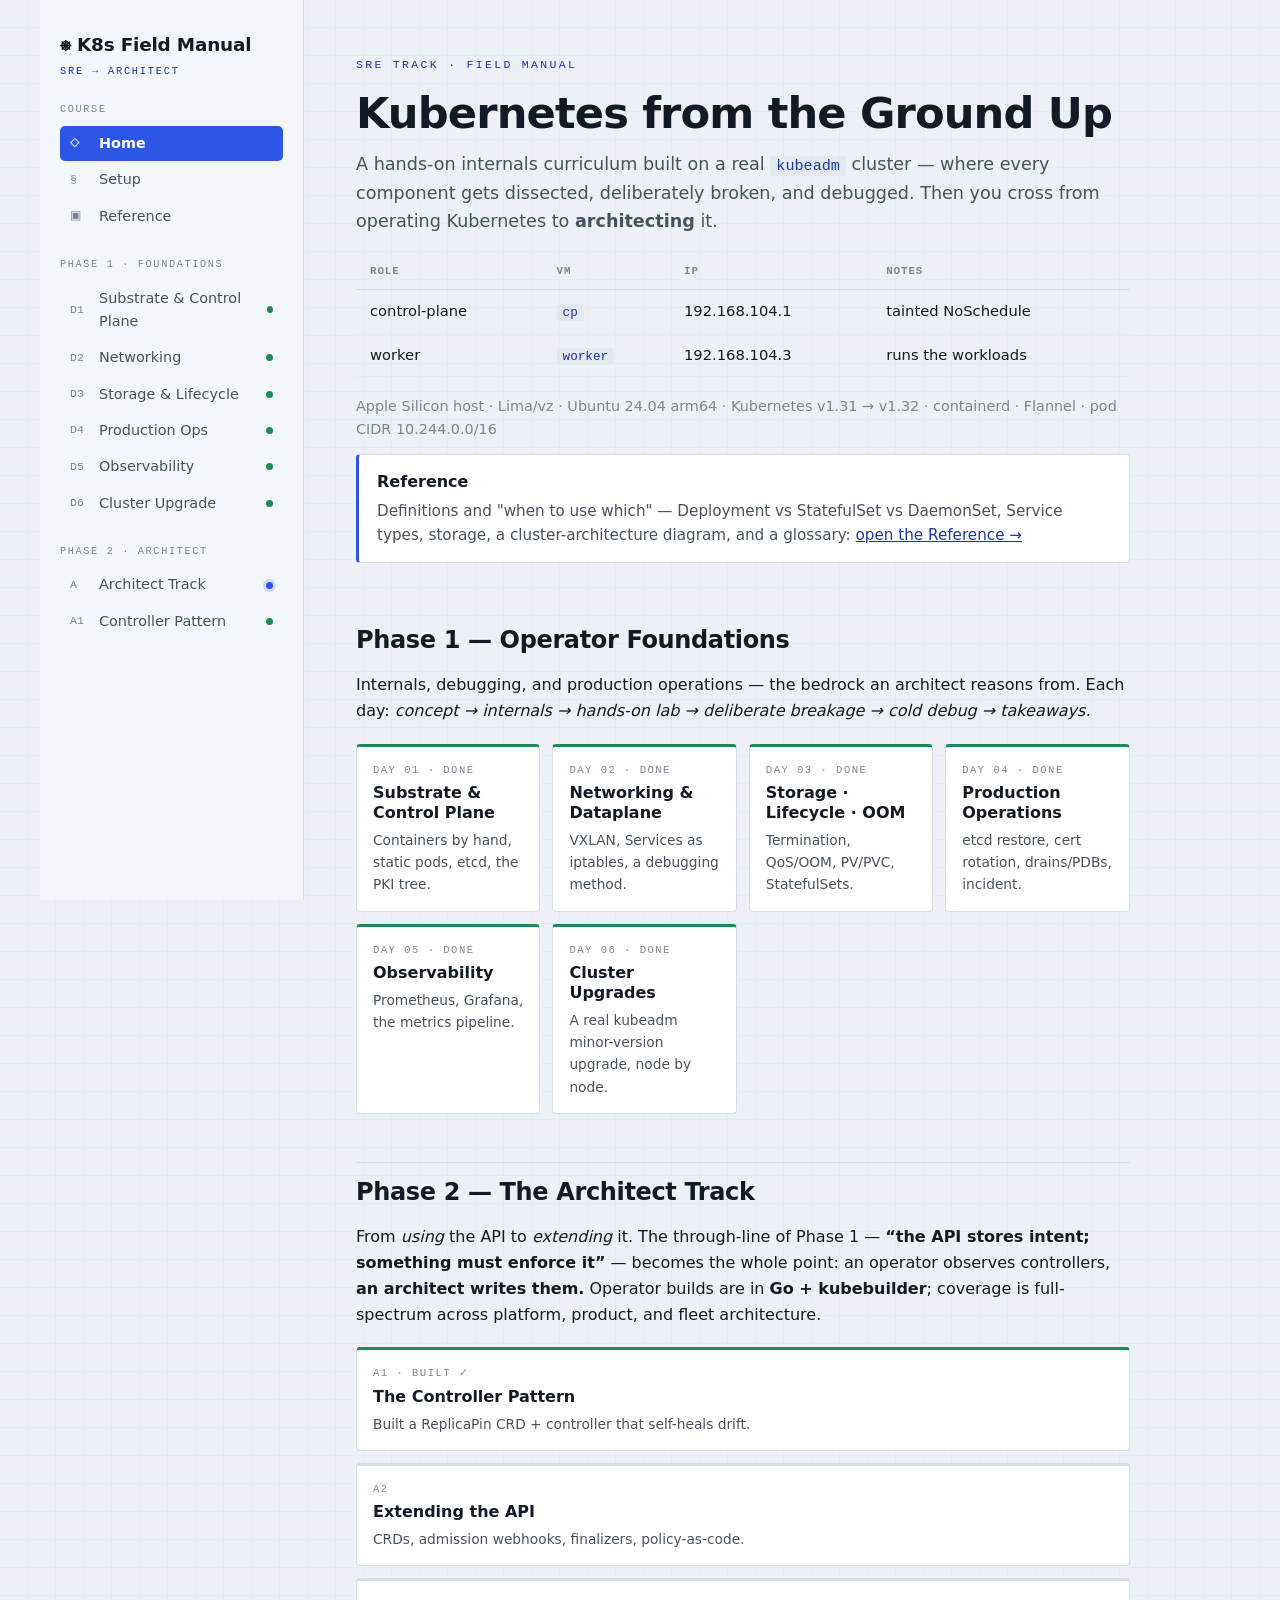
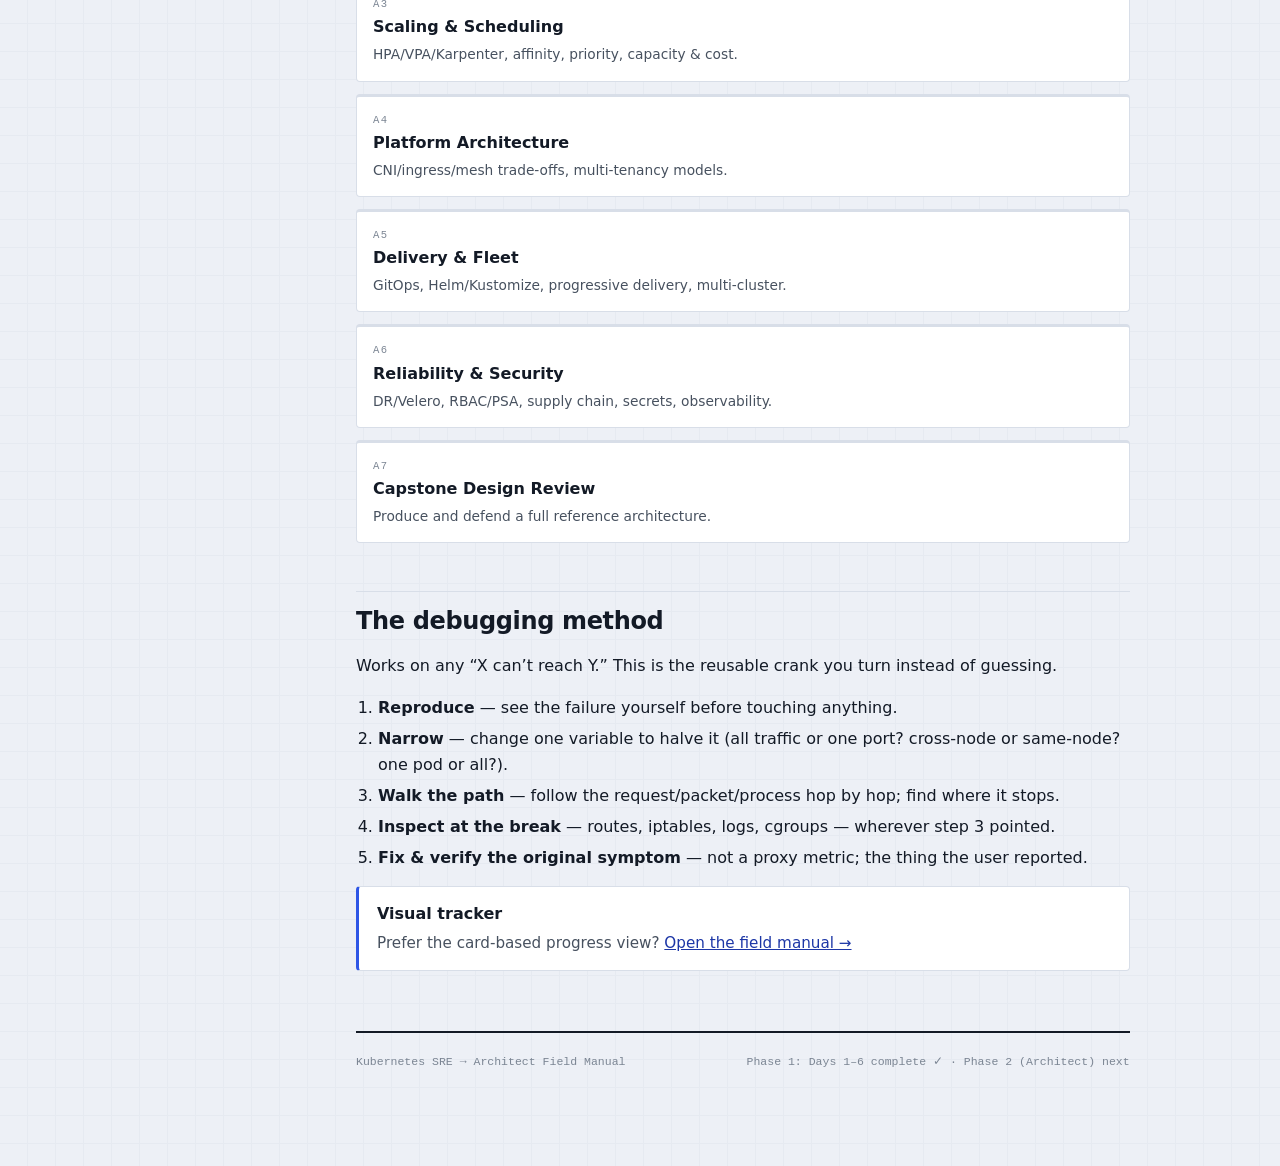
<file: docs/index.html>
<!DOCTYPE html>
<html lang="en">
<head>
<meta charset="utf-8">
<meta name="viewport" content="width=device-width, initial-scale=1">
<title>Kubernetes from the Ground Up — SRE → Architect Field Manual</title>
<link rel="stylesheet" href="style.css">
</head>
<body>
<div class="shell">
  <nav class="side">
    <a class="brand" href="index.html">
      <div class="logo">⎈ K8s Field Manual</div>
      <div class="sub">SRE → Architect</div>
    </a>
    <div class="links">
      <div class="navgroup">Course</div>
      <a class="item active" href="index.html"><span class="n">◇</span> Home</a>
      <a class="item" href="setup.html"><span class="n">§</span> Setup</a>
      <a class="item" href="reference.html"><span class="n">▣</span> Reference</a>
      <div class="navgroup">Phase 1 · Foundations</div>
      <a class="item" href="day1.html"><span class="n">D1</span> Substrate &amp; Control Plane <span class="st done"></span></a>
      <a class="item" href="day2.html"><span class="n">D2</span> Networking <span class="st done"></span></a>
      <a class="item" href="day3.html"><span class="n">D3</span> Storage &amp; Lifecycle <span class="st done"></span></a>
      <a class="item" href="day4.html"><span class="n">D4</span> Production Ops <span class="st done"></span></a>
      <a class="item" href="day5.html"><span class="n">D5</span> Observability <span class="st done"></span></a>
      <a class="item" href="day6.html"><span class="n">D6</span> Cluster Upgrade <span class="st done"></span></a>
      <div class="navgroup">Phase 2 · Architect</div>
      <a class="item" href="architect.html"><span class="n">A</span> Architect Track <span class="st next"></span></a>
      <a class="item" href="a1.html"><span class="n">A1</span> Controller Pattern <span class="st done"></span></a>
    </div>
  </nav>
  <main>
    <div class="content">
      <p class="eyebrow">SRE Track · Field Manual</p>
      <h1>Kubernetes from the Ground Up</h1>
      <p class="lede">A hands-on internals curriculum built on a real <code class="inl">kubeadm</code> cluster — where every component gets dissected, deliberately broken, and debugged. Then you cross from operating Kubernetes to <strong>architecting</strong> it.</p>

      <div class="twrap">
        <table>
          <thead><tr><th>Role</th><th>VM</th><th>IP</th><th>Notes</th></tr></thead>
          <tbody>
            <tr><td>control-plane</td><td><code class="inl">cp</code></td><td>192.168.104.1</td><td>tainted NoSchedule</td></tr>
            <tr><td>worker</td><td><code class="inl">worker</code></td><td>192.168.104.3</td><td>runs the workloads</td></tr>
          </tbody>
        </table>
      </div>
      <p style="color:var(--ink-3);font-size:0.9rem;">Apple Silicon host · Lima/vz · Ubuntu 24.04 arm64 · Kubernetes v1.31 → v1.32 · containerd · Flannel · pod CIDR 10.244.0.0/16</p>

      <div class="card"><b>Reference</b><p>Definitions and "when to use which" — Deployment vs StatefulSet vs DaemonSet, Service types, storage, a cluster-architecture diagram, and a glossary: <a href="reference.html">open the Reference →</a></p></div>

      <h2>Phase 1 — Operator Foundations</h2>
      <p>Internals, debugging, and production operations — the bedrock an architect reasons from. Each day: <em>concept → internals → hands-on lab → deliberate breakage → cold debug → takeaways.</em></p>
      <div class="rail c4">
        <a class="rcard done" href="day1.html"><div class="k">Day 01 · done</div><div class="t">Substrate &amp; Control Plane</div><div class="d">Containers by hand, static pods, etcd, the PKI tree.</div></a>
        <a class="rcard done" href="day2.html"><div class="k">Day 02 · done</div><div class="t">Networking &amp; Dataplane</div><div class="d">VXLAN, Services as iptables, a debugging method.</div></a>
        <a class="rcard done" href="day3.html"><div class="k">Day 03 · done</div><div class="t">Storage · Lifecycle · OOM</div><div class="d">Termination, QoS/OOM, PV/PVC, StatefulSets.</div></a>
        <a class="rcard done" href="day4.html"><div class="k">Day 04 · done</div><div class="t">Production Operations</div><div class="d">etcd restore, cert rotation, drains/PDBs, incident.</div></a>
        <a class="rcard done" href="day5.html"><div class="k">Day 05 · done</div><div class="t">Observability</div><div class="d">Prometheus, Grafana, the metrics pipeline.</div></a>
        <a class="rcard done" href="day6.html"><div class="k">Day 06 · done</div><div class="t">Cluster Upgrades</div><div class="d">A real kubeadm minor-version upgrade, node by node.</div></a>
      </div>

      <h2>Phase 2 — The Architect Track</h2>
      <p>From <em>using</em> the API to <em>extending</em> it. The through-line of Phase 1 — <strong>“the API stores intent; something must enforce it”</strong> — becomes the whole point: an operator observes controllers, <strong>an architect writes them.</strong> Operator builds are in <strong>Go + kubebuilder</strong>; coverage is full-spectrum across platform, product, and fleet architecture.</p>
      <div class="rail">
        <a class="rcard done" href="a1.html"><div class="k">A1 · built ✓</div><div class="t">The Controller Pattern</div><div class="d">Built a ReplicaPin CRD + controller that self-heals drift.</div></a>
        <a class="rcard" href="architect.html#a2"><div class="k">A2</div><div class="t">Extending the API</div><div class="d">CRDs, admission webhooks, finalizers, policy-as-code.</div></a>
        <a class="rcard" href="architect.html#a3"><div class="k">A3</div><div class="t">Scaling &amp; Scheduling</div><div class="d">HPA/VPA/Karpenter, affinity, priority, capacity &amp; cost.</div></a>
        <a class="rcard" href="architect.html#a4"><div class="k">A4</div><div class="t">Platform Architecture</div><div class="d">CNI/ingress/mesh trade-offs, multi-tenancy models.</div></a>
        <a class="rcard" href="architect.html#a5"><div class="k">A5</div><div class="t">Delivery &amp; Fleet</div><div class="d">GitOps, Helm/Kustomize, progressive delivery, multi-cluster.</div></a>
        <a class="rcard" href="architect.html#a6"><div class="k">A6</div><div class="t">Reliability &amp; Security</div><div class="d">DR/Velero, RBAC/PSA, supply chain, secrets, observability.</div></a>
        <a class="rcard" href="architect.html#a7"><div class="k">A7</div><div class="t">Capstone Design Review</div><div class="d">Produce and defend a full reference architecture.</div></a>
      </div>

      <h2>The debugging method</h2>
      <p>Works on any “X can’t reach Y.” This is the reusable crank you turn instead of guessing.</p>
      <ol>
        <li><strong>Reproduce</strong> — see the failure yourself before touching anything.</li>
        <li><strong>Narrow</strong> — change one variable to halve it (all traffic or one port? cross-node or same-node? one pod or all?).</li>
        <li><strong>Walk the path</strong> — follow the request/packet/process hop by hop; find where it stops.</li>
        <li><strong>Inspect at the break</strong> — routes, iptables, logs, cgroups — wherever step 3 pointed.</li>
        <li><strong>Fix &amp; verify the original symptom</strong> — not a proxy metric; the thing the user reported.</li>
      </ol>

      <div class="card"><b>Visual tracker</b><p>Prefer the card-based progress view? <a href="field-manual.html">Open the field manual →</a></p></div>

      <div class="footer"><span>Kubernetes SRE → Architect Field Manual</span><span>Phase 1: Days 1–6 complete ✓ · Phase 2 (Architect) next</span></div>
    </div>
  </main>
</div>
</body>
</html>
</file>
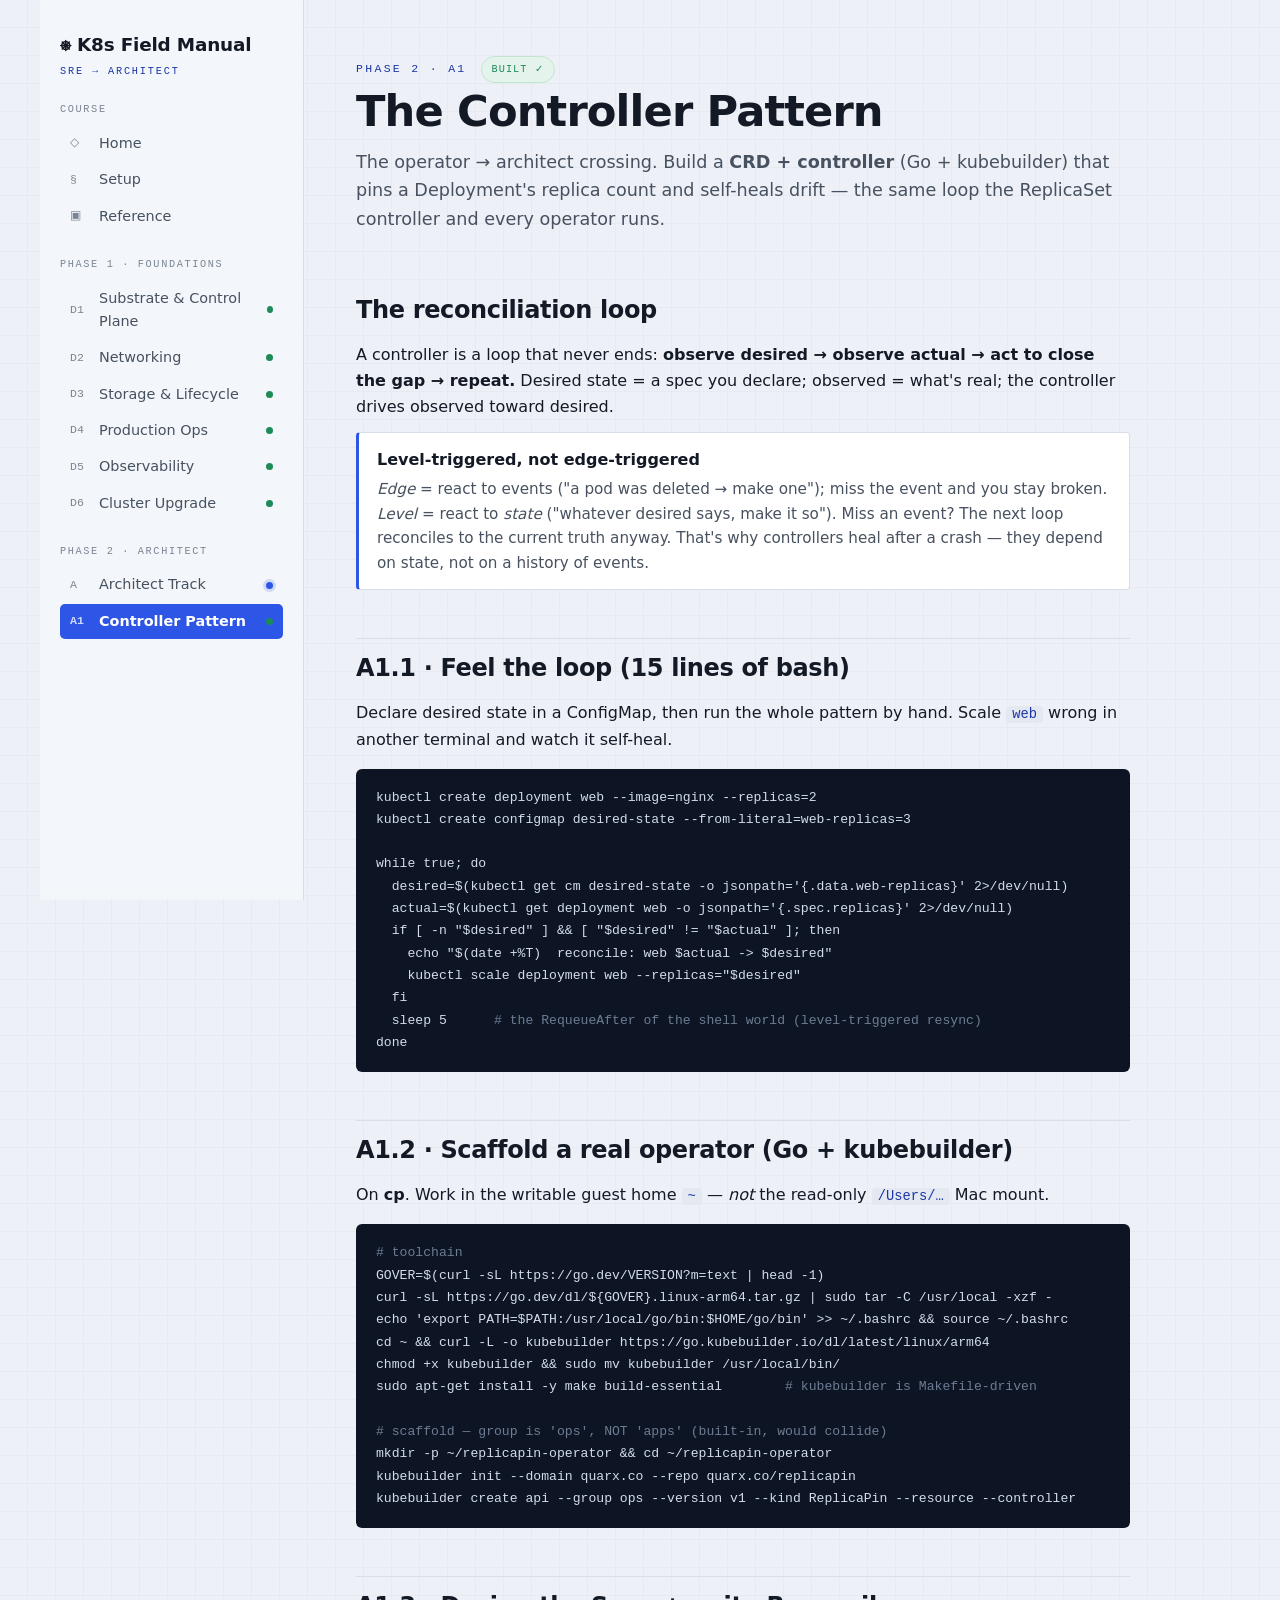
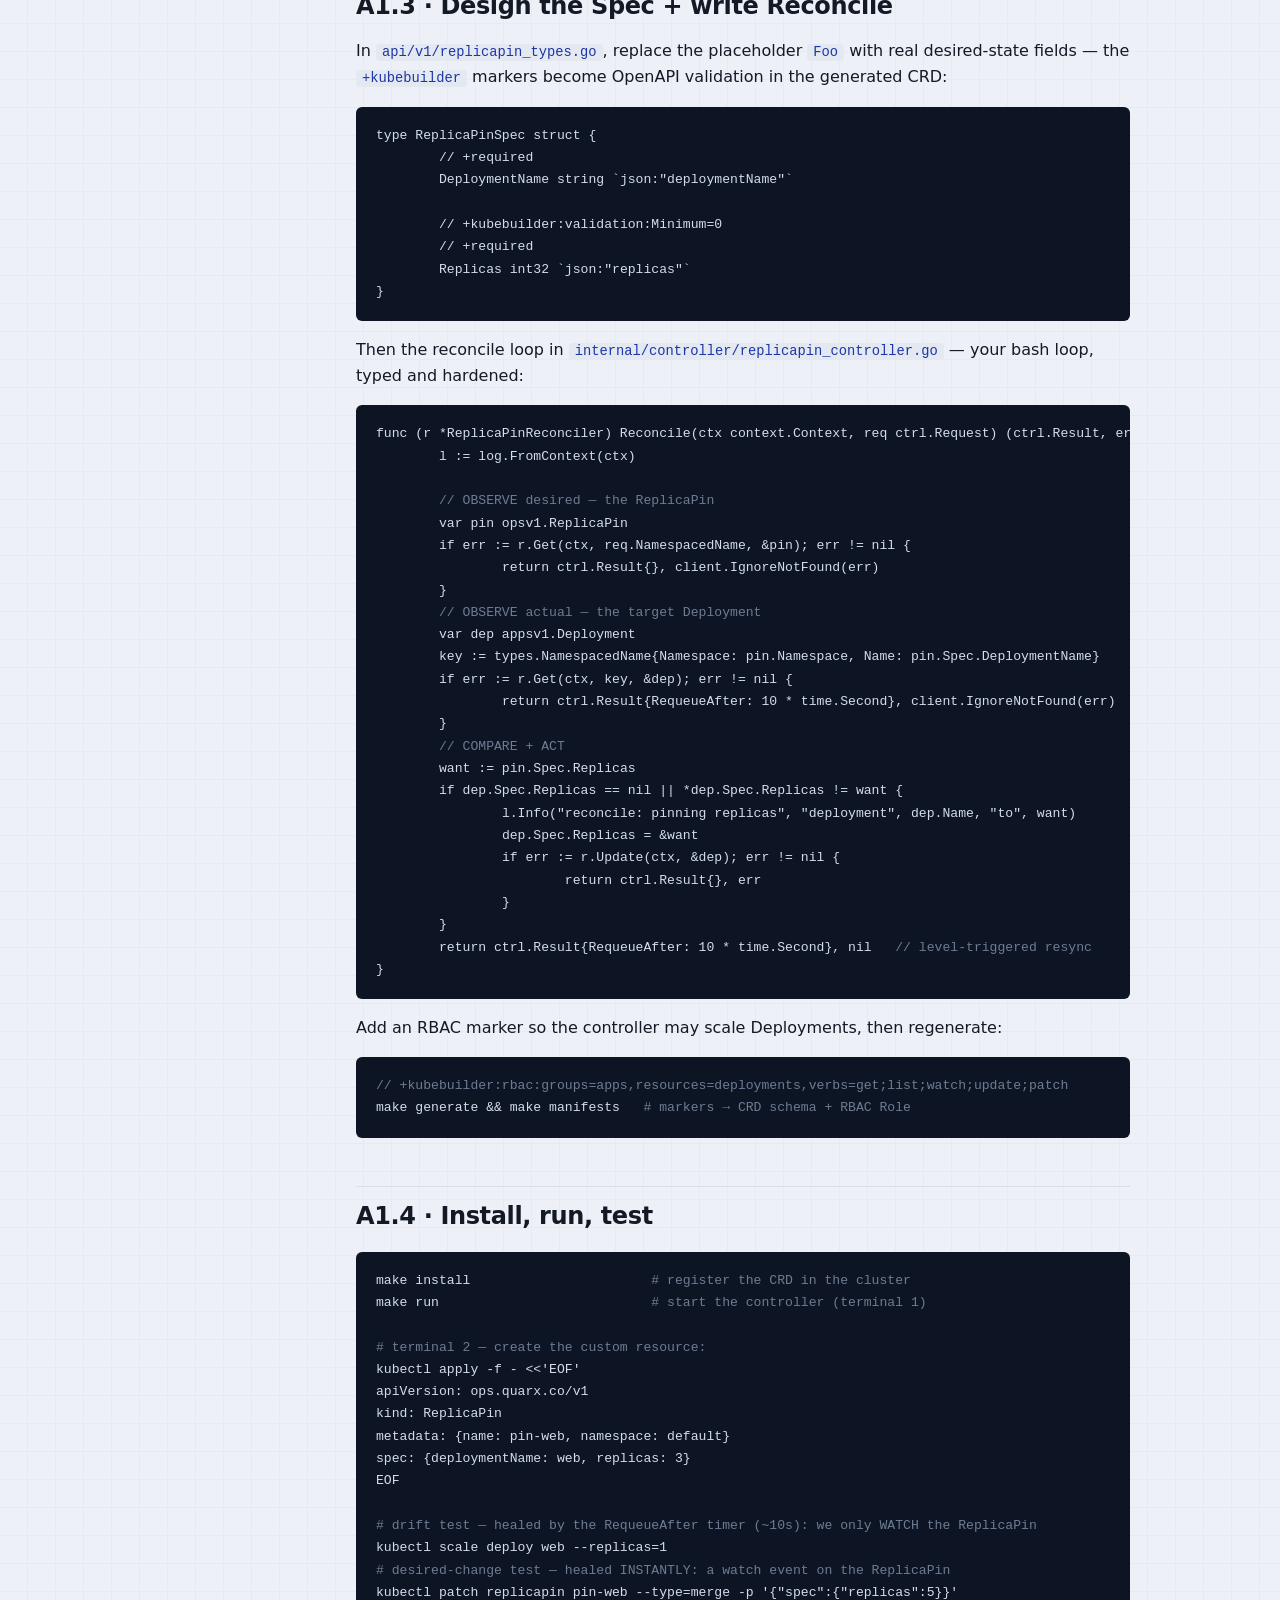
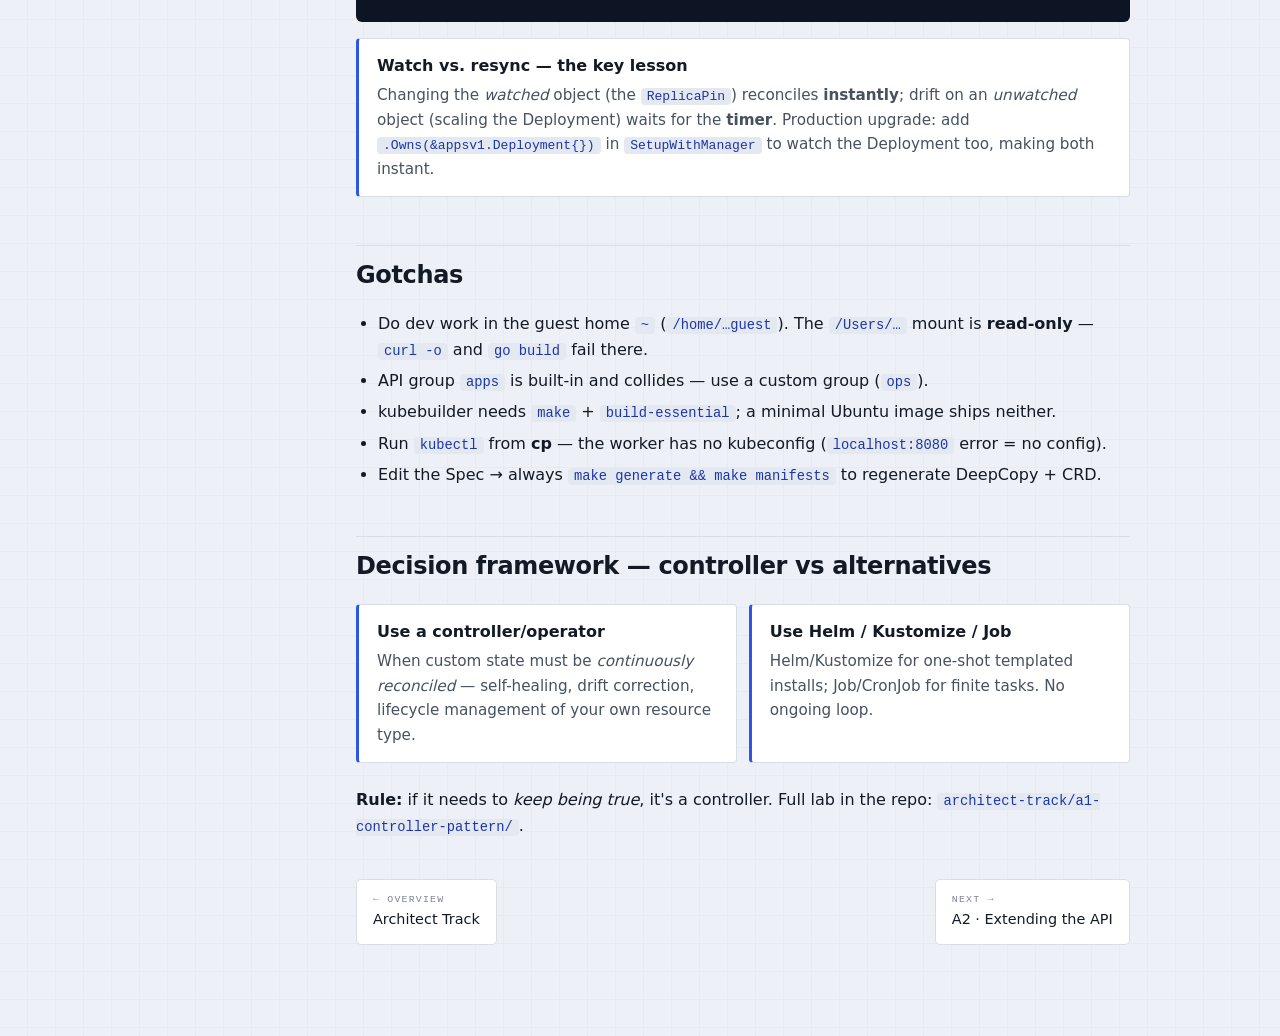
<file: docs/a1.html>
<!DOCTYPE html>
<html lang="en">
<head>
<meta charset="utf-8">
<meta name="viewport" content="width=device-width, initial-scale=1">
<title>A1 — The Controller Pattern</title>
<link rel="stylesheet" href="style.css">
</head>
<body>
<div class="shell">
  <nav class="side">
    <a class="brand" href="index.html"><div class="logo">⎈ K8s Field Manual</div><div class="sub">SRE → Architect</div></a>
    <div class="links">
      <div class="navgroup">Course</div>
      <a class="item" href="index.html"><span class="n">◇</span> Home</a>
      <a class="item" href="setup.html"><span class="n">§</span> Setup</a>
      <a class="item" href="reference.html"><span class="n">▣</span> Reference</a>
      <div class="navgroup">Phase 1 · Foundations</div>
      <a class="item" href="day1.html"><span class="n">D1</span> Substrate &amp; Control Plane <span class="st done"></span></a>
      <a class="item" href="day2.html"><span class="n">D2</span> Networking <span class="st done"></span></a>
      <a class="item" href="day3.html"><span class="n">D3</span> Storage &amp; Lifecycle <span class="st done"></span></a>
      <a class="item" href="day4.html"><span class="n">D4</span> Production Ops <span class="st done"></span></a>
      <a class="item" href="day5.html"><span class="n">D5</span> Observability <span class="st done"></span></a>
      <a class="item" href="day6.html"><span class="n">D6</span> Cluster Upgrade <span class="st done"></span></a>
      <div class="navgroup">Phase 2 · Architect</div>
      <a class="item" href="architect.html"><span class="n">A</span> Architect Track <span class="st next"></span></a>
      <a class="item active" href="a1.html"><span class="n">A1</span> Controller Pattern <span class="st done"></span></a>
    </div>
  </nav>
  <main>
    <div class="content">
      <div class="pagehead"><p class="eyebrow" style="margin:0">Phase 2 · A1</p><span class="chip ok">Built ✓</span></div>
      <h1>The Controller Pattern</h1>
      <p class="lede">The operator → architect crossing. Build a <strong>CRD + controller</strong> (Go + kubebuilder) that pins a Deployment's replica count and self-heals drift — the same loop the ReplicaSet controller and every operator runs.</p>

      <h2>The reconciliation loop</h2>
      <p>A controller is a loop that never ends: <strong>observe desired → observe actual → act to close the gap → repeat.</strong> Desired state = a spec you declare; observed = what's real; the controller drives observed toward desired.</p>
      <div class="card"><b>Level-triggered, not edge-triggered</b><p><em>Edge</em> = react to events ("a pod was deleted → make one"); miss the event and you stay broken. <em>Level</em> = react to <em>state</em> ("whatever desired says, make it so"). Miss an event? The next loop reconciles to the current truth anyway. That's why controllers heal after a crash — they depend on state, not on a history of events.</p></div>

      <h2>A1.1 · Feel the loop (15 lines of bash)</h2>
      <p>Declare desired state in a ConfigMap, then run the whole pattern by hand. Scale <code class="inl">web</code> wrong in another terminal and watch it self-heal.</p>
      <pre>kubectl create deployment web --image=nginx --replicas=2
kubectl create configmap desired-state --from-literal=web-replicas=3

while true; do
  desired=$(kubectl get cm desired-state -o jsonpath='{.data.web-replicas}' 2>/dev/null)
  actual=$(kubectl get deployment web -o jsonpath='{.spec.replicas}' 2>/dev/null)
  if [ -n "$desired" ] &amp;&amp; [ "$desired" != "$actual" ]; then
    echo "$(date +%T)  reconcile: web $actual -&gt; $desired"
    kubectl scale deployment web --replicas="$desired"
  fi
  sleep 5      <span class="c"># the RequeueAfter of the shell world (level-triggered resync)</span>
done</pre>

      <h2>A1.2 · Scaffold a real operator (Go + kubebuilder)</h2>
      <p>On <b>cp</b>. Work in the writable guest home <code class="inl">~</code> — <em>not</em> the read-only <code class="inl">/Users/…</code> Mac mount.</p>
      <pre><span class="c"># toolchain</span>
GOVER=$(curl -sL https://go.dev/VERSION?m=text | head -1)
curl -sL https://go.dev/dl/${GOVER}.linux-arm64.tar.gz | sudo tar -C /usr/local -xzf -
echo 'export PATH=$PATH:/usr/local/go/bin:$HOME/go/bin' &gt;&gt; ~/.bashrc &amp;&amp; source ~/.bashrc
cd ~ &amp;&amp; curl -L -o kubebuilder https://go.kubebuilder.io/dl/latest/linux/arm64
chmod +x kubebuilder &amp;&amp; sudo mv kubebuilder /usr/local/bin/
sudo apt-get install -y make build-essential        <span class="c"># kubebuilder is Makefile-driven</span>

<span class="c"># scaffold — group is 'ops', NOT 'apps' (built-in, would collide)</span>
mkdir -p ~/replicapin-operator &amp;&amp; cd ~/replicapin-operator
kubebuilder init --domain quarx.co --repo quarx.co/replicapin
kubebuilder create api --group ops --version v1 --kind ReplicaPin --resource --controller</pre>

      <h2>A1.3 · Design the Spec + write Reconcile</h2>
      <p>In <code class="inl">api/v1/replicapin_types.go</code>, replace the placeholder <code class="inl">Foo</code> with real desired-state fields — the <code class="inl">+kubebuilder</code> markers become OpenAPI validation in the generated CRD:</p>
      <pre>type ReplicaPinSpec struct {
	// +required
	DeploymentName string `json:"deploymentName"`

	// +kubebuilder:validation:Minimum=0
	// +required
	Replicas int32 `json:"replicas"`
}</pre>
      <p>Then the reconcile loop in <code class="inl">internal/controller/replicapin_controller.go</code> — your bash loop, typed and hardened:</p>
      <pre>func (r *ReplicaPinReconciler) Reconcile(ctx context.Context, req ctrl.Request) (ctrl.Result, error) {
	l := log.FromContext(ctx)

	<span class="c">// OBSERVE desired — the ReplicaPin</span>
	var pin opsv1.ReplicaPin
	if err := r.Get(ctx, req.NamespacedName, &amp;pin); err != nil {
		return ctrl.Result{}, client.IgnoreNotFound(err)
	}
	<span class="c">// OBSERVE actual — the target Deployment</span>
	var dep appsv1.Deployment
	key := types.NamespacedName{Namespace: pin.Namespace, Name: pin.Spec.DeploymentName}
	if err := r.Get(ctx, key, &amp;dep); err != nil {
		return ctrl.Result{RequeueAfter: 10 * time.Second}, client.IgnoreNotFound(err)
	}
	<span class="c">// COMPARE + ACT</span>
	want := pin.Spec.Replicas
	if dep.Spec.Replicas == nil || *dep.Spec.Replicas != want {
		l.Info("reconcile: pinning replicas", "deployment", dep.Name, "to", want)
		dep.Spec.Replicas = &amp;want
		if err := r.Update(ctx, &amp;dep); err != nil {
			return ctrl.Result{}, err
		}
	}
	return ctrl.Result{RequeueAfter: 10 * time.Second}, nil   <span class="c">// level-triggered resync</span>
}</pre>
      <p>Add an RBAC marker so the controller may scale Deployments, then regenerate:</p>
      <pre><span class="c">// +kubebuilder:rbac:groups=apps,resources=deployments,verbs=get;list;watch;update;patch</span>
make generate &amp;&amp; make manifests   <span class="c"># markers → CRD schema + RBAC Role</span></pre>

      <h2>A1.4 · Install, run, test</h2>
      <pre>make install                       <span class="c"># register the CRD in the cluster</span>
make run                           <span class="c"># start the controller (terminal 1)</span>

<span class="c"># terminal 2 — create the custom resource:</span>
kubectl apply -f - &lt;&lt;'EOF'
apiVersion: ops.quarx.co/v1
kind: ReplicaPin
metadata: {name: pin-web, namespace: default}
spec: {deploymentName: web, replicas: 3}
EOF

<span class="c"># drift test — healed by the RequeueAfter timer (~10s): we only WATCH the ReplicaPin</span>
kubectl scale deploy web --replicas=1
<span class="c"># desired-change test — healed INSTANTLY: a watch event on the ReplicaPin</span>
kubectl patch replicapin pin-web --type=merge -p '{"spec":{"replicas":5}}'</pre>
      <div class="card"><b>Watch vs. resync — the key lesson</b><p>Changing the <em>watched</em> object (the <code class="inl">ReplicaPin</code>) reconciles <b>instantly</b>; drift on an <em>unwatched</em> object (scaling the Deployment) waits for the <b>timer</b>. Production upgrade: add <code class="inl">.Owns(&amp;appsv1.Deployment{})</code> in <code class="inl">SetupWithManager</code> to watch the Deployment too, making both instant.</p></div>

      <h2>Gotchas</h2>
      <ul>
        <li>Do dev work in the guest home <code class="inl">~</code> (<code class="inl">/home/…guest</code>). The <code class="inl">/Users/…</code> mount is <b>read-only</b> — <code class="inl">curl -o</code> and <code class="inl">go build</code> fail there.</li>
        <li>API group <code class="inl">apps</code> is built-in and collides — use a custom group (<code class="inl">ops</code>).</li>
        <li>kubebuilder needs <code class="inl">make</code> + <code class="inl">build-essential</code>; a minimal Ubuntu image ships neither.</li>
        <li>Run <code class="inl">kubectl</code> from <b>cp</b> — the worker has no kubeconfig (<code class="inl">localhost:8080</code> error = no config).</li>
        <li>Edit the Spec → always <code class="inl">make generate &amp;&amp; make manifests</code> to regenerate DeepCopy + CRD.</li>
      </ul>

      <h2>Decision framework — controller vs alternatives</h2>
      <div class="grid2">
        <div class="card"><b>Use a controller/operator</b><p>When custom state must be <em>continuously reconciled</em> — self-healing, drift correction, lifecycle management of your own resource type.</p></div>
        <div class="card"><b>Use Helm / Kustomize / Job</b><p>Helm/Kustomize for one-shot templated installs; Job/CronJob for finite tasks. No ongoing loop.</p></div>
      </div>
      <p><b>Rule:</b> if it needs to <em>keep being true</em>, it's a controller. Full lab in the repo: <code class="inl">architect-track/a1-controller-pattern/</code>.</p>

      <div class="prevnext">
        <a href="architect.html"><span class="lbl">← Overview</span> Architect Track</a>
        <a href="architect.html#a2"><span class="lbl">Next →</span> A2 · Extending the API</a>
      </div>
    </div>
  </main>
</div>
</body>
</html>
</file>
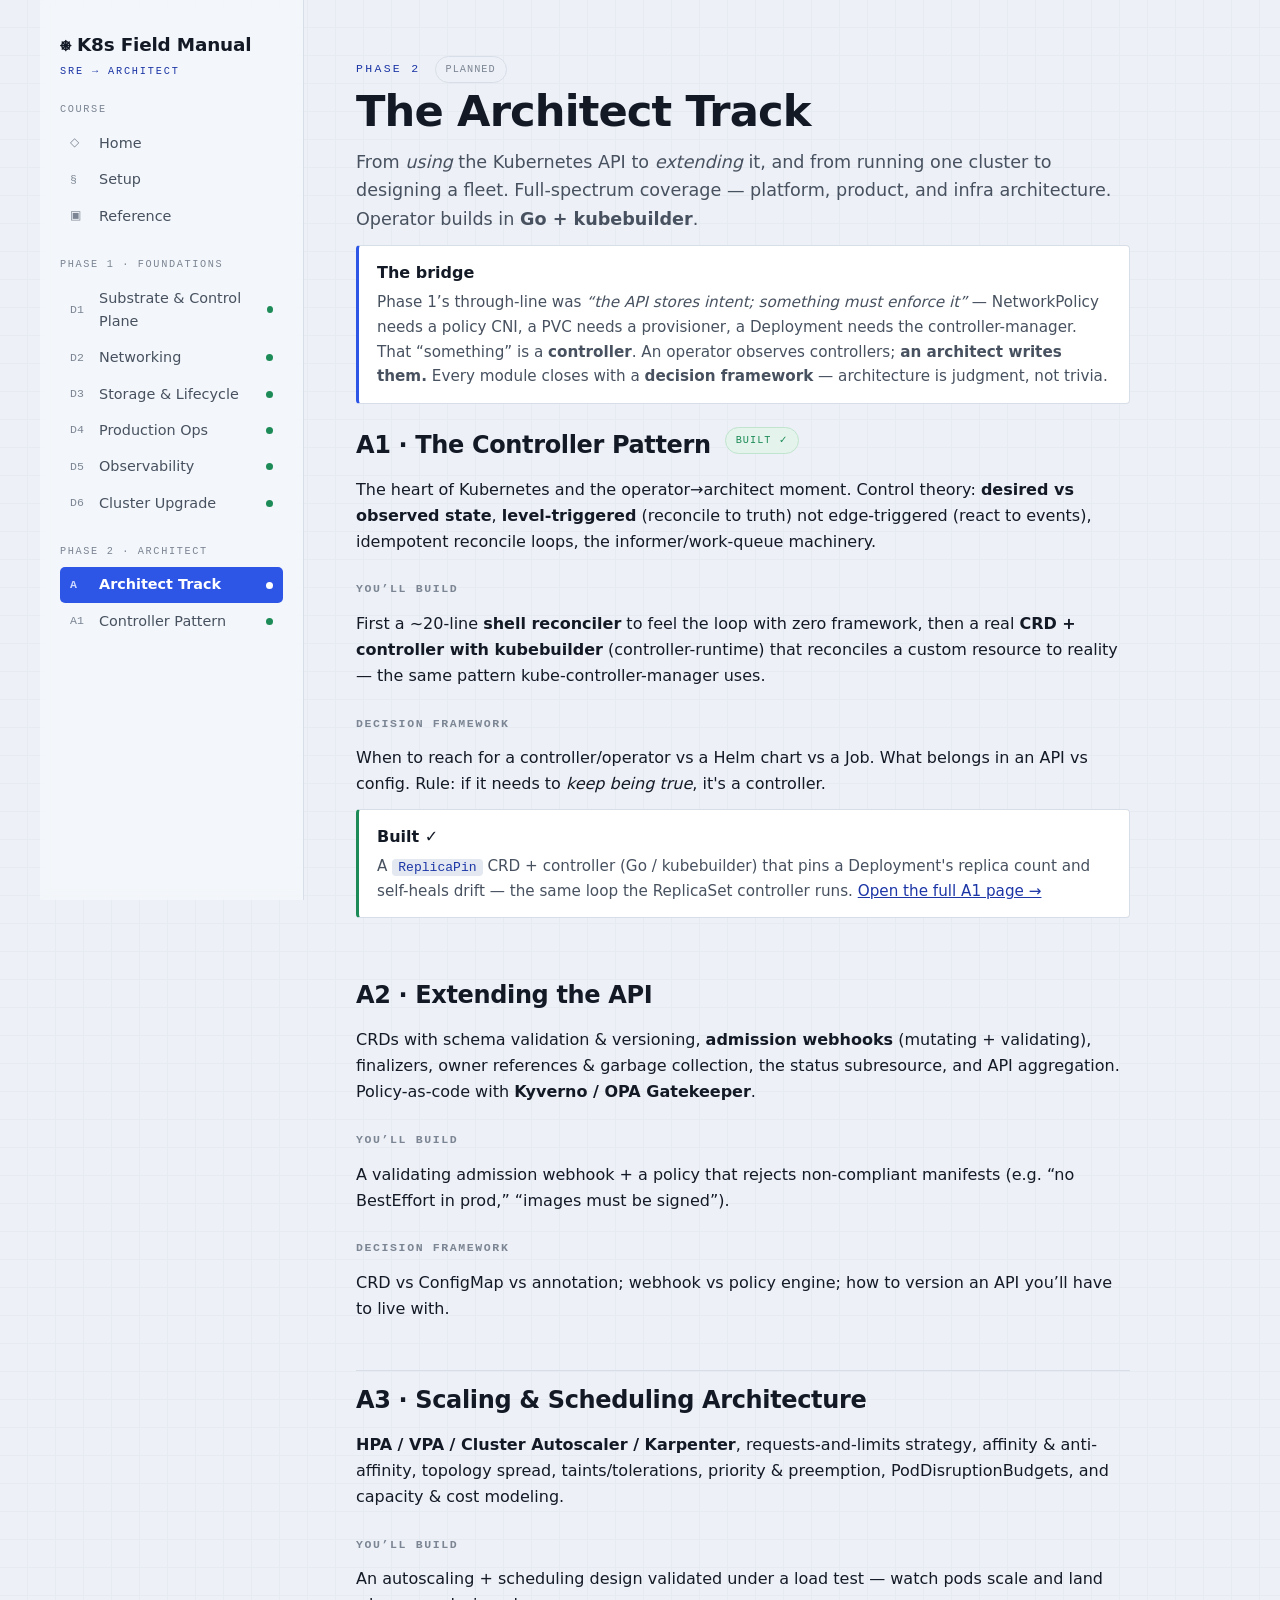
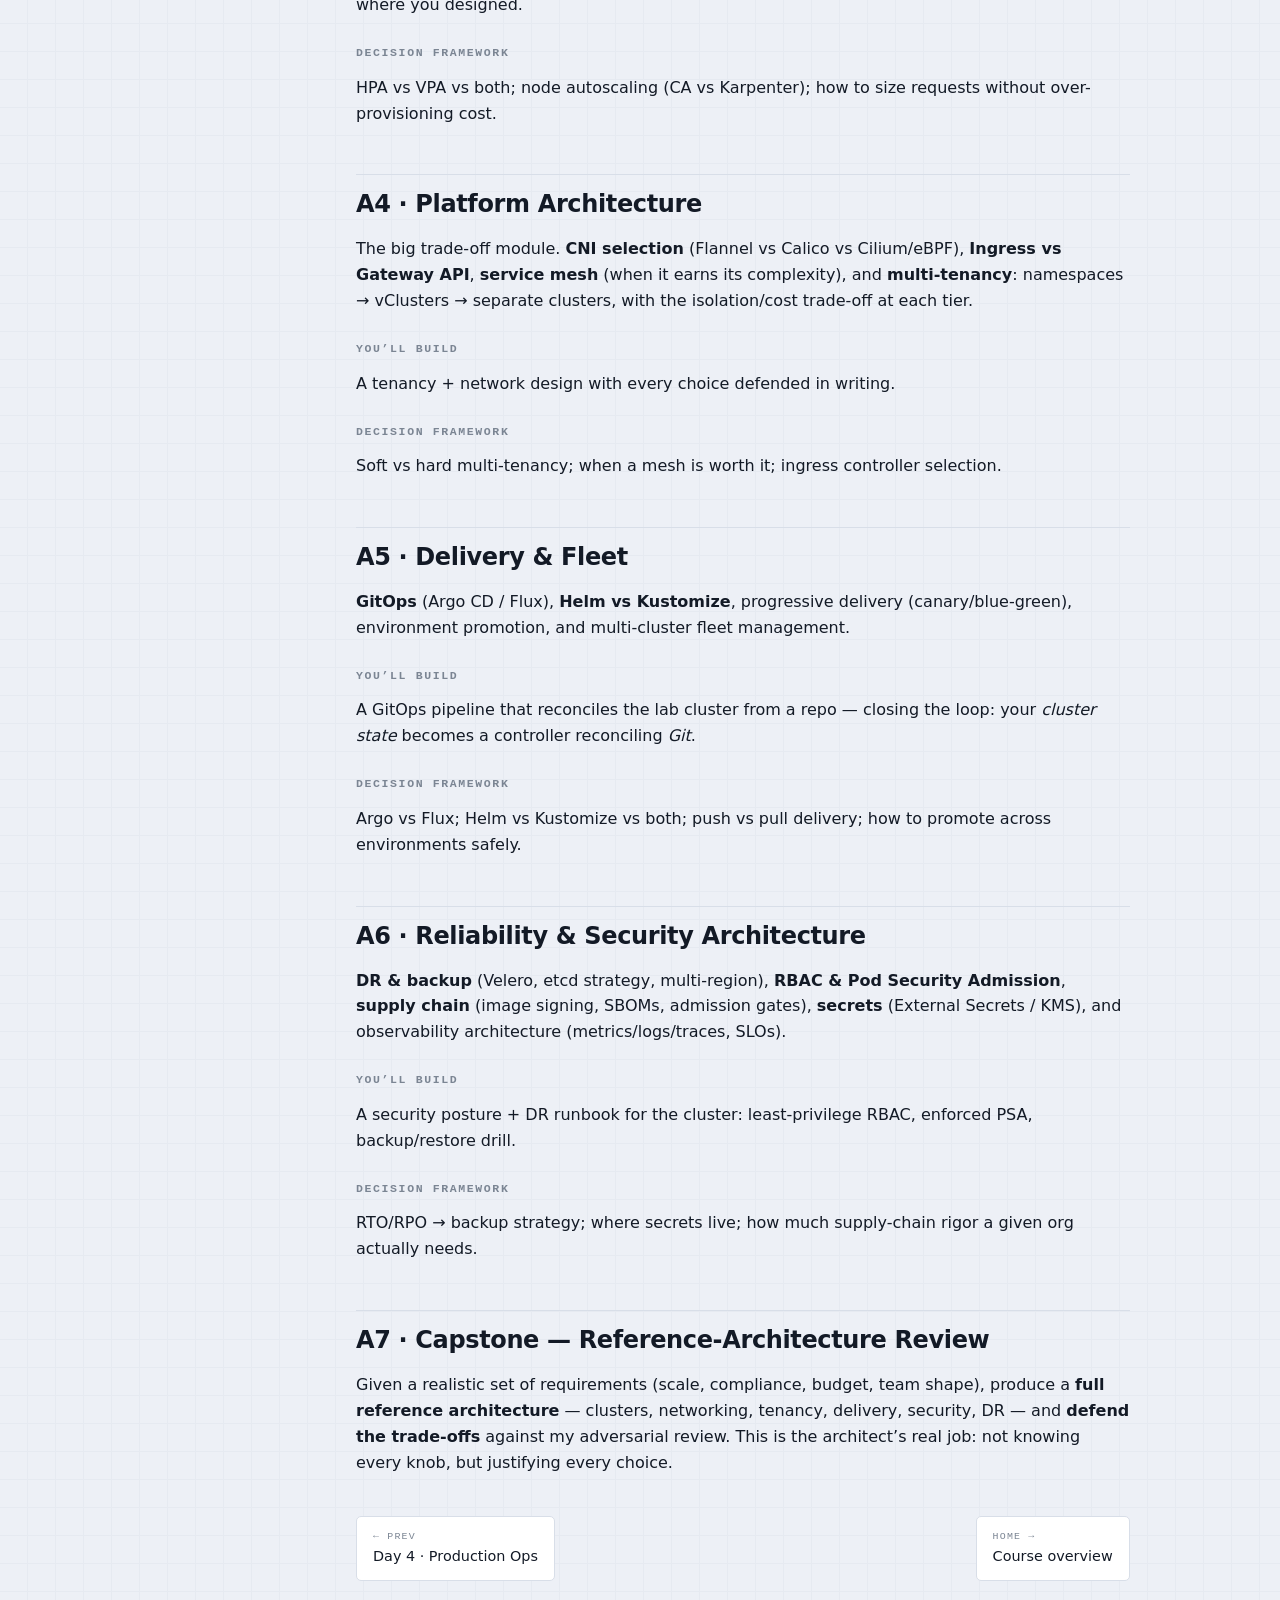
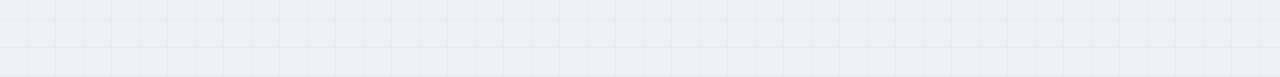
<file: docs/architect.html>
<!DOCTYPE html>
<html lang="en">
<head>
<meta charset="utf-8">
<meta name="viewport" content="width=device-width, initial-scale=1">
<title>Phase 2 — The Architect Track</title>
<link rel="stylesheet" href="style.css">
</head>
<body>
<div class="shell">
  <nav class="side">
    <a class="brand" href="index.html"><div class="logo">⎈ K8s Field Manual</div><div class="sub">SRE → Architect</div></a>
    <div class="links">
      <div class="navgroup">Course</div>
      <a class="item" href="index.html"><span class="n">◇</span> Home</a>
      <a class="item" href="setup.html"><span class="n">§</span> Setup</a>
      <a class="item" href="reference.html"><span class="n">▣</span> Reference</a>
      <div class="navgroup">Phase 1 · Foundations</div>
      <a class="item" href="day1.html"><span class="n">D1</span> Substrate &amp; Control Plane <span class="st done"></span></a>
      <a class="item" href="day2.html"><span class="n">D2</span> Networking <span class="st done"></span></a>
      <a class="item" href="day3.html"><span class="n">D3</span> Storage &amp; Lifecycle <span class="st done"></span></a>
      <a class="item" href="day4.html"><span class="n">D4</span> Production Ops <span class="st done"></span></a>
      <a class="item" href="day5.html"><span class="n">D5</span> Observability <span class="st done"></span></a>
      <a class="item" href="day6.html"><span class="n">D6</span> Cluster Upgrade <span class="st done"></span></a>
      <div class="navgroup">Phase 2 · Architect</div>
      <a class="item active" href="architect.html"><span class="n">A</span> Architect Track <span class="st next"></span></a>
      <a class="item" href="a1.html"><span class="n">A1</span> Controller Pattern <span class="st done"></span></a>
    </div>
  </nav>
  <main>
    <div class="content">
      <div class="pagehead"><p class="eyebrow" style="margin:0">Phase 2</p><span class="chip todo">Planned</span></div>
      <h1>The Architect Track</h1>
      <p class="lede">From <em>using</em> the Kubernetes API to <em>extending</em> it, and from running one cluster to designing a fleet. Full-spectrum coverage — platform, product, and infra architecture. Operator builds in <strong>Go + kubebuilder</strong>.</p>

      <div class="card"><b>The bridge</b><p>Phase 1’s through-line was <em>“the API stores intent; something must enforce it”</em> — NetworkPolicy needs a policy CNI, a PVC needs a provisioner, a Deployment needs the controller-manager. That “something” is a <strong>controller</strong>. An operator observes controllers; <strong>an architect writes them.</strong> Every module closes with a <strong>decision framework</strong> — architecture is judgment, not trivia.</p></div>

      <div class="pagehead"><h2 id="a1" style="margin:0;border:none">A1 · The Controller Pattern</h2><span class="chip ok">Built ✓</span></div>
      <p>The heart of Kubernetes and the operator→architect moment. Control theory: <strong>desired vs observed state</strong>, <strong>level-triggered</strong> (reconcile to truth) not edge-triggered (react to events), idempotent reconcile loops, the informer/work-queue machinery.</p>
      <h4 class="sub">You’ll build</h4>
      <p>First a ~20-line <strong>shell reconciler</strong> to feel the loop with zero framework, then a real <strong>CRD + controller with kubebuilder</strong> (controller-runtime) that reconciles a custom resource to reality — the same pattern kube-controller-manager uses.</p>
      <h4 class="sub">Decision framework</h4>
      <p>When to reach for a controller/operator vs a Helm chart vs a Job. What belongs in an API vs config. Rule: if it needs to <em>keep being true</em>, it's a controller.</p>
      <div class="card ok"><b>Built ✓</b><p>A <code class="inl">ReplicaPin</code> CRD + controller (Go / kubebuilder) that pins a Deployment's replica count and self-heals drift — the same loop the ReplicaSet controller runs. <a href="a1.html">Open the full A1 page →</a></p></div>

      <h2 id="a2">A2 · Extending the API</h2>
      <p>CRDs with schema validation &amp; versioning, <strong>admission webhooks</strong> (mutating + validating), finalizers, owner references &amp; garbage collection, the status subresource, and API aggregation. Policy-as-code with <strong>Kyverno / OPA Gatekeeper</strong>.</p>
      <h4 class="sub">You’ll build</h4>
      <p>A validating admission webhook + a policy that rejects non-compliant manifests (e.g. “no BestEffort in prod,” “images must be signed”).</p>
      <h4 class="sub">Decision framework</h4>
      <p>CRD vs ConfigMap vs annotation; webhook vs policy engine; how to version an API you’ll have to live with.</p>

      <h2 id="a3">A3 · Scaling &amp; Scheduling Architecture</h2>
      <p><strong>HPA / VPA / Cluster Autoscaler / Karpenter</strong>, requests-and-limits strategy, affinity &amp; anti-affinity, topology spread, taints/tolerations, priority &amp; preemption, PodDisruptionBudgets, and capacity &amp; cost modeling.</p>
      <h4 class="sub">You’ll build</h4>
      <p>An autoscaling + scheduling design validated under a load test — watch pods scale and land where you designed.</p>
      <h4 class="sub">Decision framework</h4>
      <p>HPA vs VPA vs both; node autoscaling (CA vs Karpenter); how to size requests without over-provisioning cost.</p>

      <h2 id="a4">A4 · Platform Architecture</h2>
      <p>The big trade-off module. <strong>CNI selection</strong> (Flannel vs Calico vs Cilium/eBPF), <strong>Ingress vs Gateway API</strong>, <strong>service mesh</strong> (when it earns its complexity), and <strong>multi-tenancy</strong>: namespaces → vClusters → separate clusters, with the isolation/cost trade-off at each tier.</p>
      <h4 class="sub">You’ll build</h4>
      <p>A tenancy + network design with every choice defended in writing.</p>
      <h4 class="sub">Decision framework</h4>
      <p>Soft vs hard multi-tenancy; when a mesh is worth it; ingress controller selection.</p>

      <h2 id="a5">A5 · Delivery &amp; Fleet</h2>
      <p><strong>GitOps</strong> (Argo CD / Flux), <strong>Helm vs Kustomize</strong>, progressive delivery (canary/blue-green), environment promotion, and multi-cluster fleet management.</p>
      <h4 class="sub">You’ll build</h4>
      <p>A GitOps pipeline that reconciles the lab cluster from a repo — closing the loop: your <em>cluster state</em> becomes a controller reconciling <em>Git</em>.</p>
      <h4 class="sub">Decision framework</h4>
      <p>Argo vs Flux; Helm vs Kustomize vs both; push vs pull delivery; how to promote across environments safely.</p>

      <h2 id="a6">A6 · Reliability &amp; Security Architecture</h2>
      <p><strong>DR &amp; backup</strong> (Velero, etcd strategy, multi-region), <strong>RBAC &amp; Pod Security Admission</strong>, <strong>supply chain</strong> (image signing, SBOMs, admission gates), <strong>secrets</strong> (External Secrets / KMS), and observability architecture (metrics/logs/traces, SLOs).</p>
      <h4 class="sub">You’ll build</h4>
      <p>A security posture + DR runbook for the cluster: least-privilege RBAC, enforced PSA, backup/restore drill.</p>
      <h4 class="sub">Decision framework</h4>
      <p>RTO/RPO → backup strategy; where secrets live; how much supply-chain rigor a given org actually needs.</p>

      <h2 id="a7">A7 · Capstone — Reference-Architecture Review</h2>
      <p>Given a realistic set of requirements (scale, compliance, budget, team shape), produce a <strong>full reference architecture</strong> — clusters, networking, tenancy, delivery, security, DR — and <strong>defend the trade-offs</strong> against my adversarial review. This is the architect’s real job: not knowing every knob, but justifying every choice.</p>

      <div class="prevnext">
        <a href="day4.html"><span class="lbl">← Prev</span> Day 4 · Production Ops</a>
        <a href="index.html"><span class="lbl">Home →</span> Course overview</a>
      </div>
    </div>
  </main>
</div>
</body>
</html>
</file>
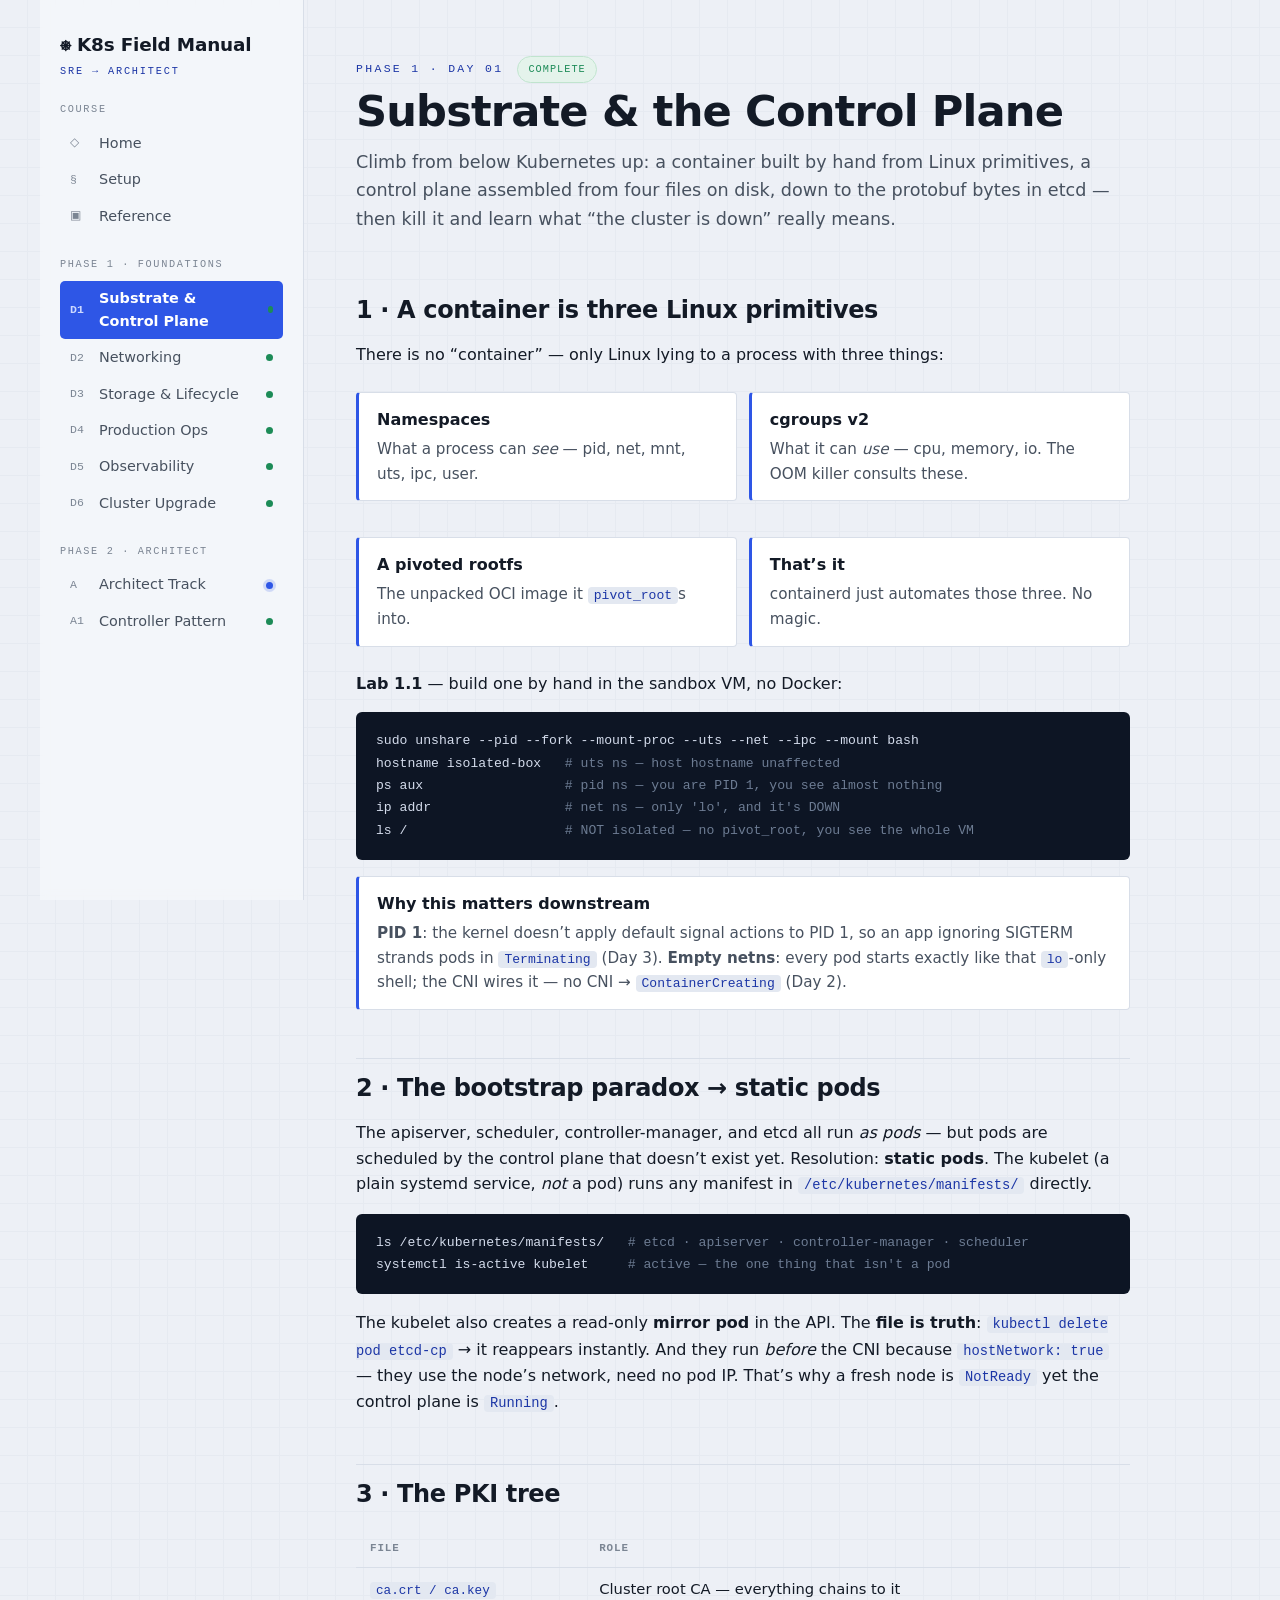
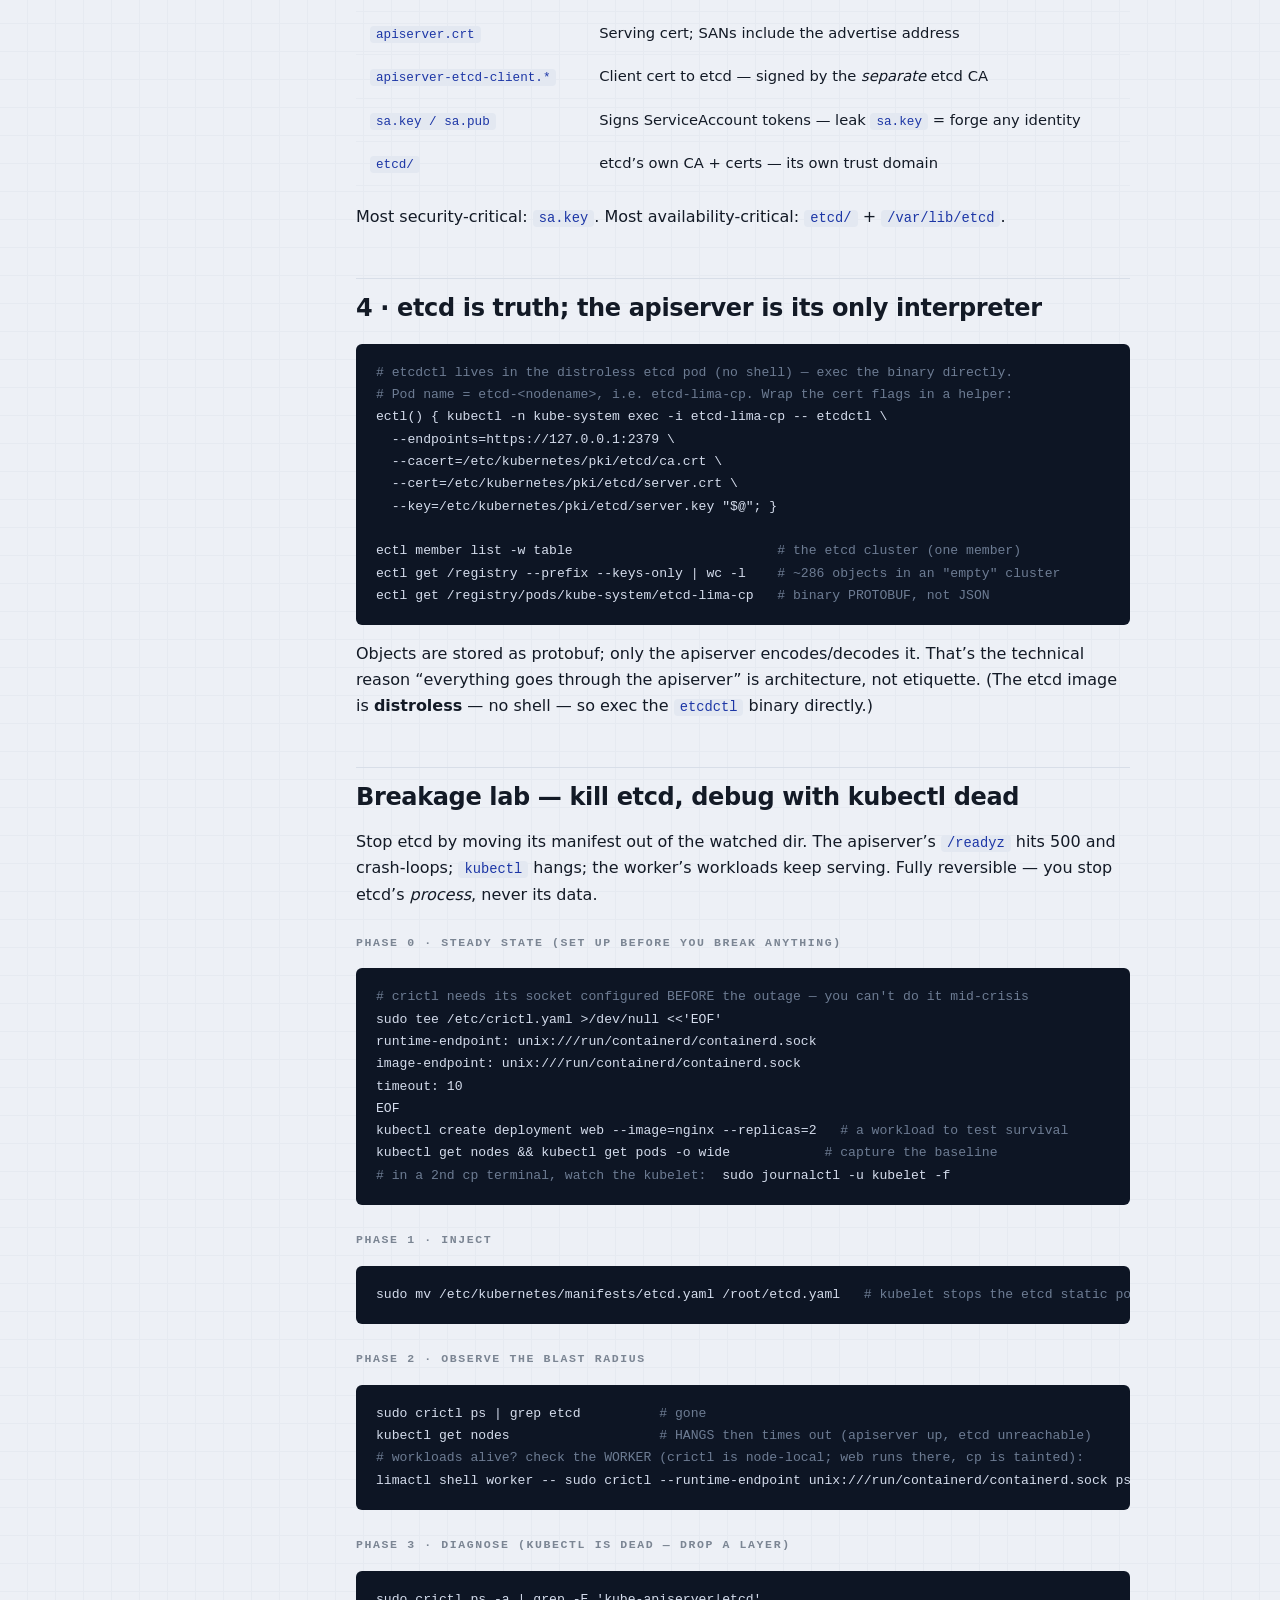
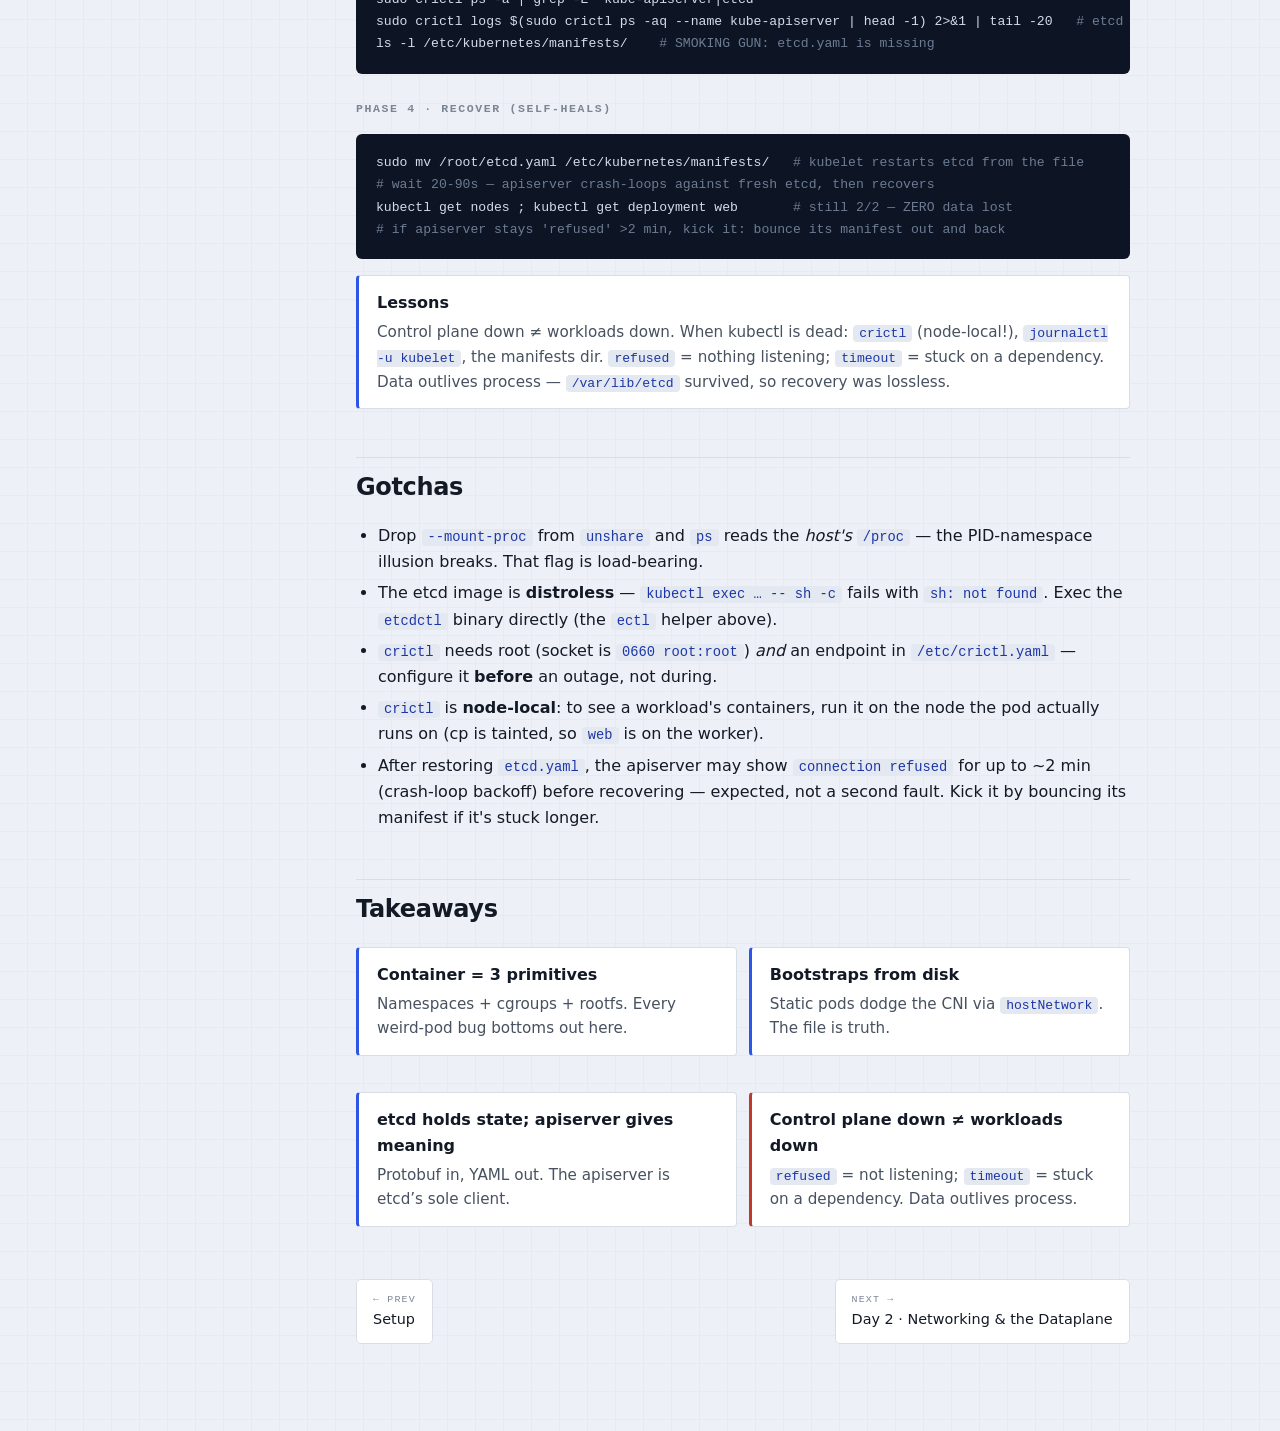
<file: docs/day1.html>
<!DOCTYPE html>
<html lang="en">
<head>
<meta charset="utf-8">
<meta name="viewport" content="width=device-width, initial-scale=1">
<title>Day 1 — Substrate &amp; the Control Plane</title>
<link rel="stylesheet" href="style.css">
</head>
<body>
<div class="shell">
  <nav class="side">
    <a class="brand" href="index.html"><div class="logo">⎈ K8s Field Manual</div><div class="sub">SRE → Architect</div></a>
    <div class="links">
      <div class="navgroup">Course</div>
      <a class="item" href="index.html"><span class="n">◇</span> Home</a>
      <a class="item" href="setup.html"><span class="n">§</span> Setup</a>
      <a class="item" href="reference.html"><span class="n">▣</span> Reference</a>
      <div class="navgroup">Phase 1 · Foundations</div>
      <a class="item active" href="day1.html"><span class="n">D1</span> Substrate &amp; Control Plane <span class="st done"></span></a>
      <a class="item" href="day2.html"><span class="n">D2</span> Networking <span class="st done"></span></a>
      <a class="item" href="day3.html"><span class="n">D3</span> Storage &amp; Lifecycle <span class="st done"></span></a>
      <a class="item" href="day4.html"><span class="n">D4</span> Production Ops <span class="st done"></span></a>
      <a class="item" href="day5.html"><span class="n">D5</span> Observability <span class="st done"></span></a>
      <a class="item" href="day6.html"><span class="n">D6</span> Cluster Upgrade <span class="st done"></span></a>
      <div class="navgroup">Phase 2 · Architect</div>
      <a class="item" href="architect.html"><span class="n">A</span> Architect Track <span class="st next"></span></a>
      <a class="item" href="a1.html"><span class="n">A1</span> Controller Pattern <span class="st done"></span></a>
    </div>
  </nav>
  <main>
    <div class="content">
      <div class="pagehead"><p class="eyebrow" style="margin:0">Phase 1 · Day 01</p><span class="chip ok">Complete</span></div>
      <h1>Substrate &amp; the Control Plane</h1>
      <p class="lede">Climb from below Kubernetes up: a container built by hand from Linux primitives, a control plane assembled from four files on disk, down to the protobuf bytes in etcd — then kill it and learn what “the cluster is down” really means.</p>

      <h2>1 · A container is three Linux primitives</h2>
      <p>There is no “container” — only Linux lying to a process with three things:</p>
      <div class="grid2">
        <div class="card"><b>Namespaces</b><p>What a process can <em>see</em> — pid, net, mnt, uts, ipc, user.</p></div>
        <div class="card"><b>cgroups v2</b><p>What it can <em>use</em> — cpu, memory, io. The OOM killer consults these.</p></div>
        <div class="card"><b>A pivoted rootfs</b><p>The unpacked OCI image it <code class="inl">pivot_root</code>s into.</p></div>
        <div class="card"><b>That’s it</b><p>containerd just automates those three. No magic.</p></div>
      </div>
      <p><strong>Lab 1.1</strong> — build one by hand in the sandbox VM, no Docker:</p>
      <pre>sudo unshare --pid --fork --mount-proc --uts --net --ipc --mount bash
hostname isolated-box   <span class="c"># uts ns — host hostname unaffected</span>
ps aux                  <span class="c"># pid ns — you are PID 1, you see almost nothing</span>
ip addr                 <span class="c"># net ns — only 'lo', and it's DOWN</span>
ls /                    <span class="c"># NOT isolated — no pivot_root, you see the whole VM</span></pre>
      <div class="card"><b>Why this matters downstream</b><p><strong>PID 1</strong>: the kernel doesn’t apply default signal actions to PID 1, so an app ignoring SIGTERM strands pods in <code class="inl">Terminating</code> (Day 3). <strong>Empty netns</strong>: every pod starts exactly like that <code class="inl">lo</code>-only shell; the CNI wires it — no CNI → <code class="inl">ContainerCreating</code> (Day 2).</p></div>

      <h2>2 · The bootstrap paradox → static pods</h2>
      <p>The apiserver, scheduler, controller-manager, and etcd all run <em>as pods</em> — but pods are scheduled by the control plane that doesn’t exist yet. Resolution: <strong>static pods</strong>. The kubelet (a plain systemd service, <em>not</em> a pod) runs any manifest in <code class="inl">/etc/kubernetes/manifests/</code> directly.</p>
      <pre>ls /etc/kubernetes/manifests/   <span class="c"># etcd · apiserver · controller-manager · scheduler</span>
systemctl is-active kubelet     <span class="c"># active — the one thing that isn't a pod</span></pre>
      <p>The kubelet also creates a read-only <strong>mirror pod</strong> in the API. The <strong>file is truth</strong>: <code class="inl">kubectl delete pod etcd-cp</code> → it reappears instantly. And they run <em>before</em> the CNI because <code class="inl">hostNetwork: true</code> — they use the node’s network, need no pod IP. That’s why a fresh node is <code class="inl">NotReady</code> yet the control plane is <code class="inl">Running</code>.</p>

      <h2>3 · The PKI tree</h2>
      <div class="twrap"><table>
        <thead><tr><th>File</th><th>Role</th></tr></thead>
        <tbody>
          <tr><td><code class="inl">ca.crt / ca.key</code></td><td>Cluster root CA — everything chains to it</td></tr>
          <tr><td><code class="inl">apiserver.crt</code></td><td>Serving cert; SANs include the advertise address</td></tr>
          <tr><td><code class="inl">apiserver-etcd-client.*</code></td><td>Client cert to etcd — signed by the <em>separate</em> etcd CA</td></tr>
          <tr><td><code class="inl">sa.key / sa.pub</code></td><td>Signs ServiceAccount tokens — leak <code class="inl">sa.key</code> = forge any identity</td></tr>
          <tr><td><code class="inl">etcd/</code></td><td>etcd’s own CA + certs — its own trust domain</td></tr>
        </tbody>
      </table></div>
      <p>Most security-critical: <code class="inl">sa.key</code>. Most availability-critical: <code class="inl">etcd/</code> + <code class="inl">/var/lib/etcd</code>.</p>

      <h2>4 · etcd is truth; the apiserver is its only interpreter</h2>
      <pre><span class="c"># etcdctl lives in the distroless etcd pod (no shell) — exec the binary directly.</span>
<span class="c"># Pod name = etcd-&lt;nodename&gt;, i.e. etcd-lima-cp. Wrap the cert flags in a helper:</span>
ectl() { kubectl -n kube-system exec -i etcd-lima-cp -- etcdctl \
  --endpoints=https://127.0.0.1:2379 \
  --cacert=/etc/kubernetes/pki/etcd/ca.crt \
  --cert=/etc/kubernetes/pki/etcd/server.crt \
  --key=/etc/kubernetes/pki/etcd/server.key "$@"; }

ectl member list -w table                          <span class="c"># the etcd cluster (one member)</span>
ectl get /registry --prefix --keys-only | wc -l    <span class="c"># ~286 objects in an "empty" cluster</span>
ectl get /registry/pods/kube-system/etcd-lima-cp   <span class="c"># binary PROTOBUF, not JSON</span></pre>
      <p>Objects are stored as protobuf; only the apiserver encodes/decodes it. That’s the technical reason “everything goes through the apiserver” is architecture, not etiquette. (The etcd image is <strong>distroless</strong> — no shell — so exec the <code class="inl">etcdctl</code> binary directly.)</p>

      <h2>Breakage lab — kill etcd, debug with kubectl dead</h2>
      <p>Stop etcd by moving its manifest out of the watched dir. The apiserver’s <code class="inl">/readyz</code> hits 500 and crash-loops; <code class="inl">kubectl</code> hangs; the worker’s workloads keep serving. Fully reversible — you stop etcd’s <em>process</em>, never its data.</p>
      <h4 class="sub">Phase 0 · steady state (set up before you break anything)</h4>
      <pre><span class="c"># crictl needs its socket configured BEFORE the outage — you can't do it mid-crisis</span>
sudo tee /etc/crictl.yaml &gt;/dev/null &lt;&lt;'EOF'
runtime-endpoint: unix:///run/containerd/containerd.sock
image-endpoint: unix:///run/containerd/containerd.sock
timeout: 10
EOF
kubectl create deployment web --image=nginx --replicas=2   <span class="c"># a workload to test survival</span>
kubectl get nodes &amp;&amp; kubectl get pods -o wide            <span class="c"># capture the baseline</span>
<span class="c"># in a 2nd cp terminal, watch the kubelet:</span>  sudo journalctl -u kubelet -f</pre>
      <h4 class="sub">Phase 1 · inject</h4>
      <pre>sudo mv /etc/kubernetes/manifests/etcd.yaml /root/etcd.yaml   <span class="c"># kubelet stops the etcd static pod</span></pre>
      <h4 class="sub">Phase 2 · observe the blast radius</h4>
      <pre>sudo crictl ps | grep etcd          <span class="c"># gone</span>
kubectl get nodes                   <span class="c"># HANGS then times out (apiserver up, etcd unreachable)</span>
<span class="c"># workloads alive? check the WORKER (crictl is node-local; web runs there, cp is tainted):</span>
limactl shell worker -- sudo crictl --runtime-endpoint unix:///run/containerd/containerd.sock ps | grep nginx</pre>
      <h4 class="sub">Phase 3 · diagnose (kubectl is dead — drop a layer)</h4>
      <pre>sudo crictl ps -a | grep -E 'kube-apiserver|etcd'
sudo crictl logs $(sudo crictl ps -aq --name kube-apiserver | head -1) 2&gt;&amp;1 | tail -20   <span class="c"># etcd connection refused</span>
ls -l /etc/kubernetes/manifests/    <span class="c"># SMOKING GUN: etcd.yaml is missing</span></pre>
      <h4 class="sub">Phase 4 · recover (self-heals)</h4>
      <pre>sudo mv /root/etcd.yaml /etc/kubernetes/manifests/   <span class="c"># kubelet restarts etcd from the file</span>
<span class="c"># wait 20-90s — apiserver crash-loops against fresh etcd, then recovers</span>
kubectl get nodes ; kubectl get deployment web       <span class="c"># still 2/2 — ZERO data lost</span>
<span class="c"># if apiserver stays 'refused' &gt;2 min, kick it: bounce its manifest out and back</span></pre>
      <div class="card"><b>Lessons</b><p>Control plane down ≠ workloads down. When kubectl is dead: <code class="inl">crictl</code> (node-local!), <code class="inl">journalctl -u kubelet</code>, the manifests dir. <code class="inl">refused</code> = nothing listening; <code class="inl">timeout</code> = stuck on a dependency. Data outlives process — <code class="inl">/var/lib/etcd</code> survived, so recovery was lossless.</p></div>

      <h2>Gotchas</h2>
      <ul>
        <li>Drop <code class="inl">--mount-proc</code> from <code class="inl">unshare</code> and <code class="inl">ps</code> reads the <em>host's</em> <code class="inl">/proc</code> — the PID-namespace illusion breaks. That flag is load-bearing.</li>
        <li>The etcd image is <b>distroless</b> — <code class="inl">kubectl exec … -- sh -c</code> fails with <code class="inl">sh: not found</code>. Exec the <code class="inl">etcdctl</code> binary directly (the <code class="inl">ectl</code> helper above).</li>
        <li><code class="inl">crictl</code> needs root (socket is <code class="inl">0660 root:root</code>) <em>and</em> an endpoint in <code class="inl">/etc/crictl.yaml</code> — configure it <b>before</b> an outage, not during.</li>
        <li><code class="inl">crictl</code> is <b>node-local</b>: to see a workload's containers, run it on the node the pod actually runs on (cp is tainted, so <code class="inl">web</code> is on the worker).</li>
        <li>After restoring <code class="inl">etcd.yaml</code>, the apiserver may show <code class="inl">connection refused</code> for up to ~2 min (crash-loop backoff) before recovering — expected, not a second fault. Kick it by bouncing its manifest if it's stuck longer.</li>
      </ul>

      <h2>Takeaways</h2>
      <div class="grid2">
        <div class="card"><b>Container = 3 primitives</b><p>Namespaces + cgroups + rootfs. Every weird-pod bug bottoms out here.</p></div>
        <div class="card"><b>Bootstraps from disk</b><p>Static pods dodge the CNI via <code class="inl">hostNetwork</code>. The file is truth.</p></div>
        <div class="card"><b>etcd holds state; apiserver gives meaning</b><p>Protobuf in, YAML out. The apiserver is etcd’s sole client.</p></div>
        <div class="card crit"><b>Control plane down ≠ workloads down</b><p><code class="inl">refused</code> = not listening; <code class="inl">timeout</code> = stuck on a dependency. Data outlives process.</p></div>
      </div>

      <div class="prevnext">
        <a href="setup.html"><span class="lbl">← Prev</span> Setup</a>
        <a href="day2.html"><span class="lbl">Next →</span> Day 2 · Networking &amp; the Dataplane</a>
      </div>
    </div>
  </main>
</div>
</body>
</html>
</file>
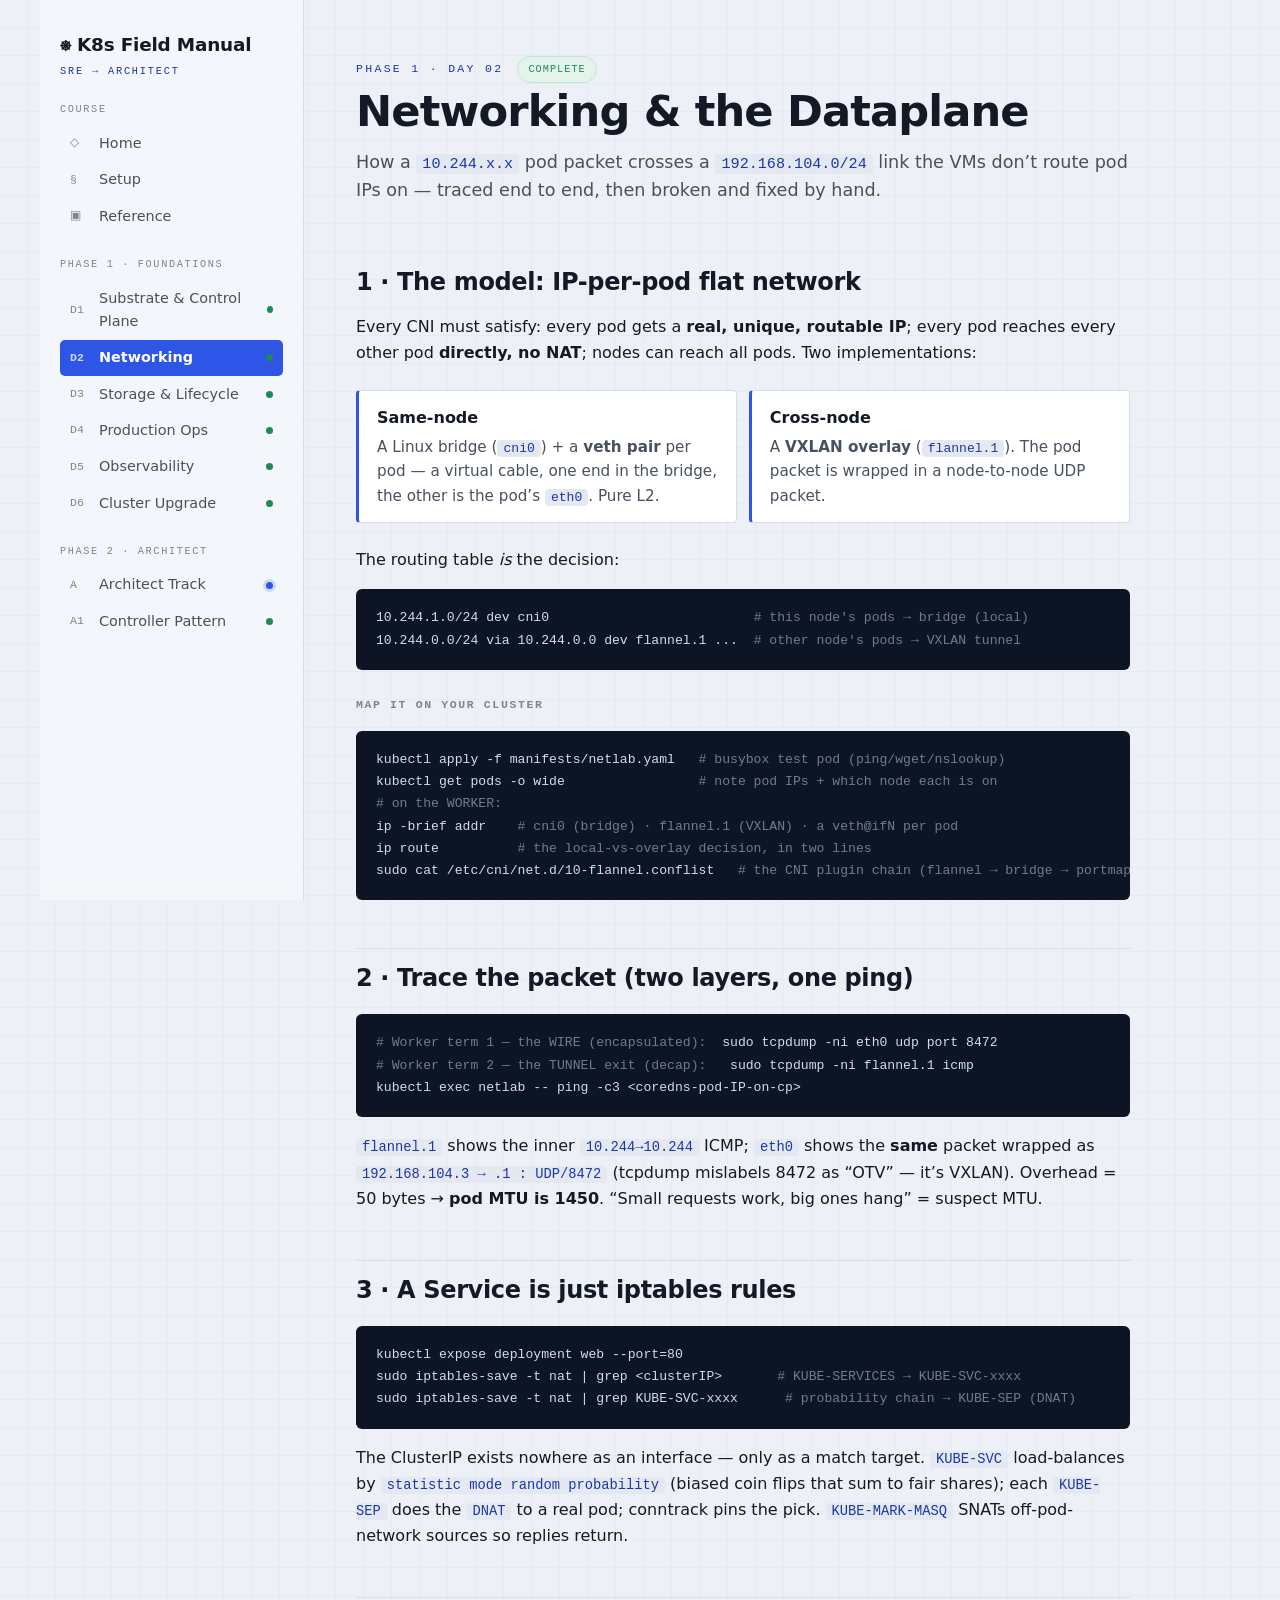
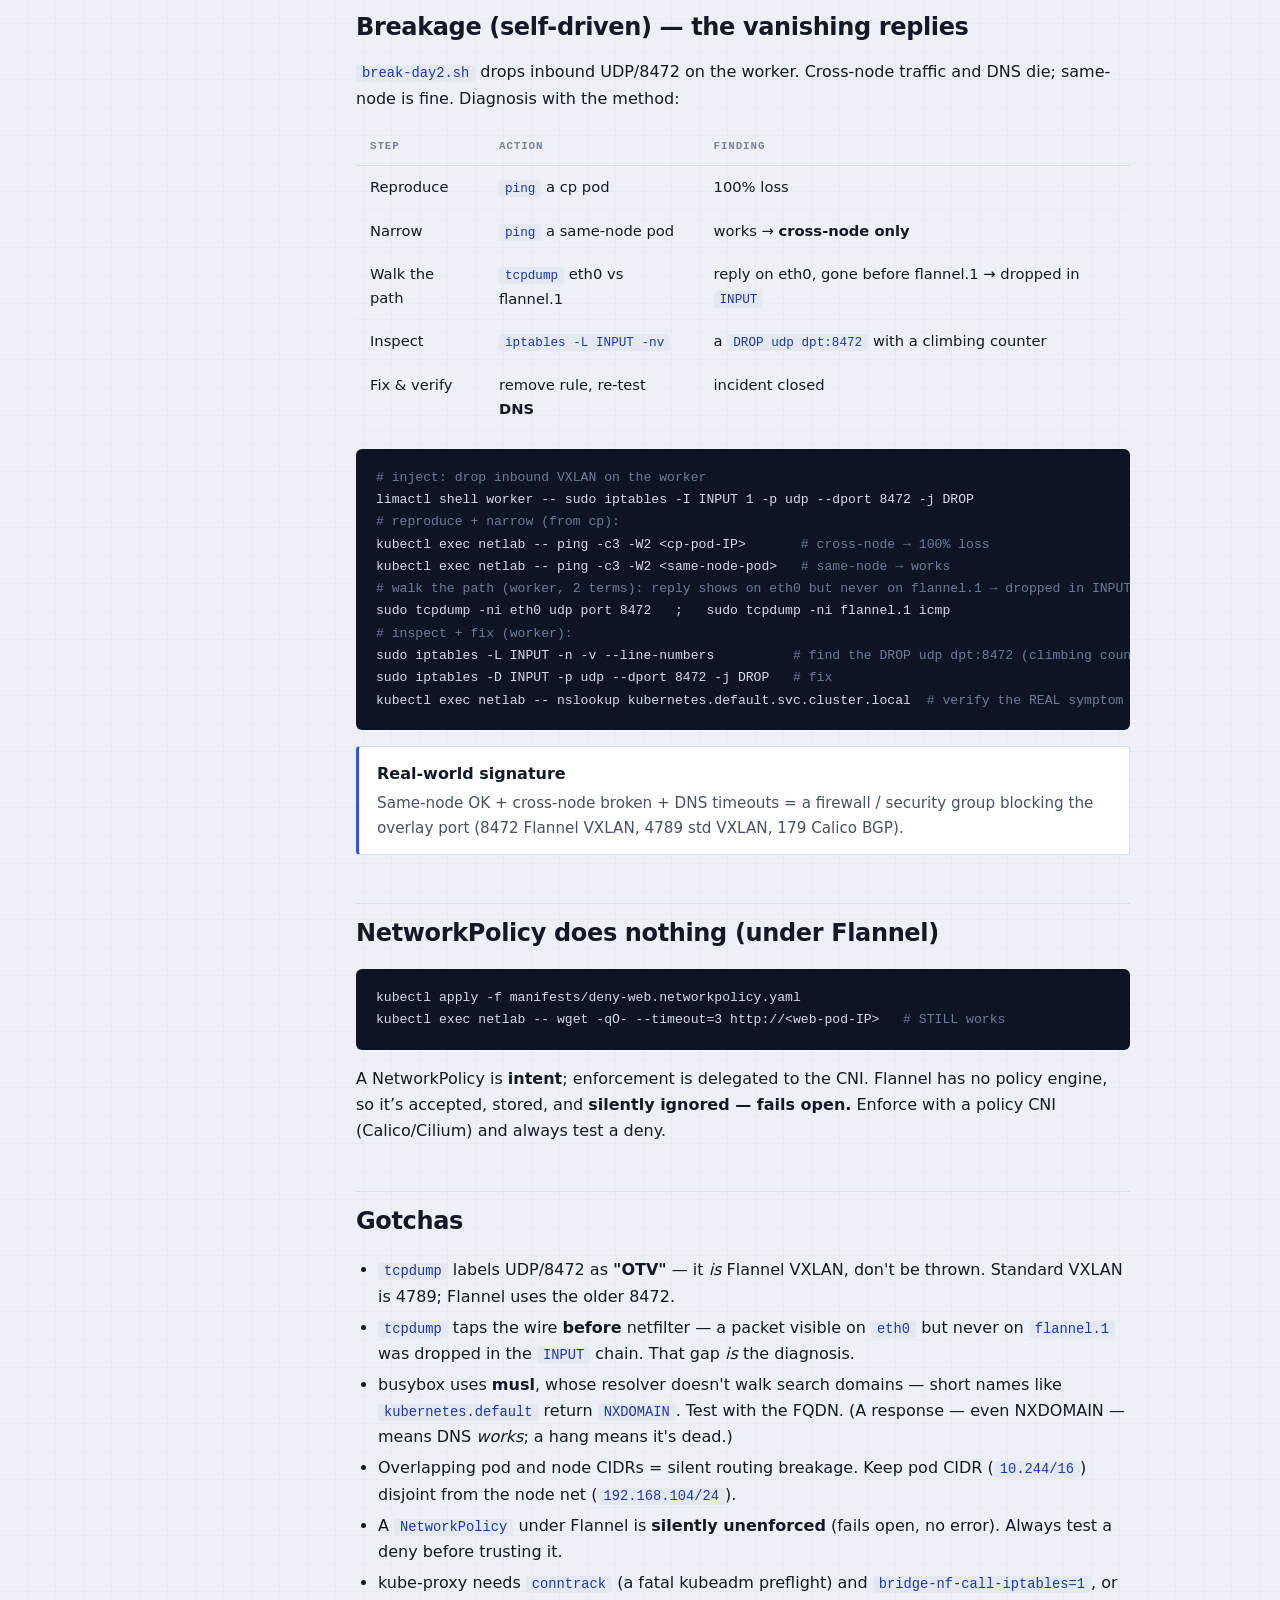
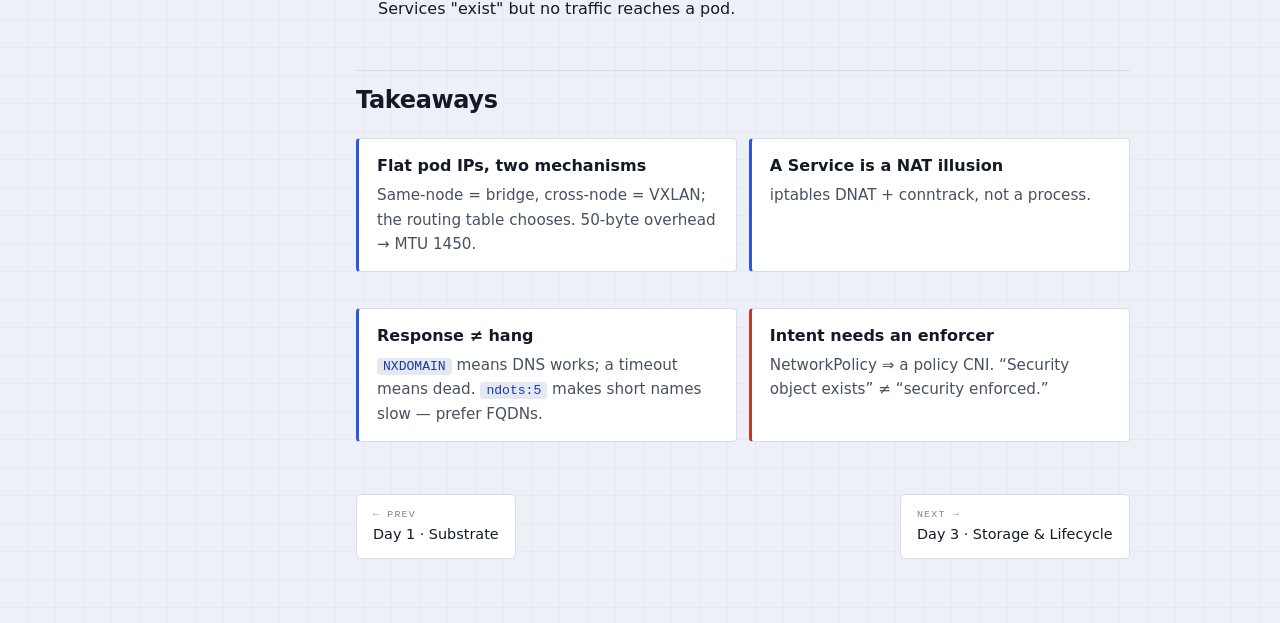
<file: docs/day2.html>
<!DOCTYPE html>
<html lang="en">
<head>
<meta charset="utf-8">
<meta name="viewport" content="width=device-width, initial-scale=1">
<title>Day 2 — Networking &amp; the Dataplane</title>
<link rel="stylesheet" href="style.css">
</head>
<body>
<div class="shell">
  <nav class="side">
    <a class="brand" href="index.html"><div class="logo">⎈ K8s Field Manual</div><div class="sub">SRE → Architect</div></a>
    <div class="links">
      <div class="navgroup">Course</div>
      <a class="item" href="index.html"><span class="n">◇</span> Home</a>
      <a class="item" href="setup.html"><span class="n">§</span> Setup</a>
      <a class="item" href="reference.html"><span class="n">▣</span> Reference</a>
      <div class="navgroup">Phase 1 · Foundations</div>
      <a class="item" href="day1.html"><span class="n">D1</span> Substrate &amp; Control Plane <span class="st done"></span></a>
      <a class="item active" href="day2.html"><span class="n">D2</span> Networking <span class="st done"></span></a>
      <a class="item" href="day3.html"><span class="n">D3</span> Storage &amp; Lifecycle <span class="st done"></span></a>
      <a class="item" href="day4.html"><span class="n">D4</span> Production Ops <span class="st done"></span></a>
      <a class="item" href="day5.html"><span class="n">D5</span> Observability <span class="st done"></span></a>
      <a class="item" href="day6.html"><span class="n">D6</span> Cluster Upgrade <span class="st done"></span></a>
      <div class="navgroup">Phase 2 · Architect</div>
      <a class="item" href="architect.html"><span class="n">A</span> Architect Track <span class="st next"></span></a>
      <a class="item" href="a1.html"><span class="n">A1</span> Controller Pattern <span class="st done"></span></a>
    </div>
  </nav>
  <main>
    <div class="content">
      <div class="pagehead"><p class="eyebrow" style="margin:0">Phase 1 · Day 02</p><span class="chip ok">Complete</span></div>
      <h1>Networking &amp; the Dataplane</h1>
      <p class="lede">How a <code class="inl">10.244.x.x</code> pod packet crosses a <code class="inl">192.168.104.0/24</code> link the VMs don’t route pod IPs on — traced end to end, then broken and fixed by hand.</p>

      <h2>1 · The model: IP-per-pod flat network</h2>
      <p>Every CNI must satisfy: every pod gets a <strong>real, unique, routable IP</strong>; every pod reaches every other pod <strong>directly, no NAT</strong>; nodes can reach all pods. Two implementations:</p>
      <div class="grid2">
        <div class="card"><b>Same-node</b><p>A Linux bridge (<code class="inl">cni0</code>) + a <strong>veth pair</strong> per pod — a virtual cable, one end in the bridge, the other is the pod’s <code class="inl">eth0</code>. Pure L2.</p></div>
        <div class="card"><b>Cross-node</b><p>A <strong>VXLAN overlay</strong> (<code class="inl">flannel.1</code>). The pod packet is wrapped in a node-to-node UDP packet.</p></div>
      </div>
      <p>The routing table <em>is</em> the decision:</p>
      <pre>10.244.1.0/24 dev cni0                          <span class="c"># this node's pods → bridge (local)</span>
10.244.0.0/24 via 10.244.0.0 dev flannel.1 ...  <span class="c"># other node's pods → VXLAN tunnel</span></pre>
      <h4 class="sub">Map it on your cluster</h4>
      <pre>kubectl apply -f manifests/netlab.yaml   <span class="c"># busybox test pod (ping/wget/nslookup)</span>
kubectl get pods -o wide                 <span class="c"># note pod IPs + which node each is on</span>
<span class="c"># on the WORKER:</span>
ip -brief addr    <span class="c"># cni0 (bridge) · flannel.1 (VXLAN) · a veth@ifN per pod</span>
ip route          <span class="c"># the local-vs-overlay decision, in two lines</span>
sudo cat /etc/cni/net.d/10-flannel.conflist   <span class="c"># the CNI plugin chain (flannel → bridge → portmap)</span></pre>

      <h2>2 · Trace the packet (two layers, one ping)</h2>
      <pre><span class="c"># Worker term 1 — the WIRE (encapsulated):</span>  sudo tcpdump -ni eth0 udp port 8472
<span class="c"># Worker term 2 — the TUNNEL exit (decap):</span>   sudo tcpdump -ni flannel.1 icmp
kubectl exec netlab -- ping -c3 &lt;coredns-pod-IP-on-cp&gt;</pre>
      <p><code class="inl">flannel.1</code> shows the inner <code class="inl">10.244→10.244</code> ICMP; <code class="inl">eth0</code> shows the <strong>same</strong> packet wrapped as <code class="inl">192.168.104.3 → .1 : UDP/8472</code> (tcpdump mislabels 8472 as “OTV” — it’s VXLAN). Overhead = 50 bytes → <strong>pod MTU is 1450</strong>. “Small requests work, big ones hang” = suspect MTU.</p>

      <h2>3 · A Service is just iptables rules</h2>
      <pre>kubectl expose deployment web --port=80
sudo iptables-save -t nat | grep &lt;clusterIP&gt;       <span class="c"># KUBE-SERVICES → KUBE-SVC-xxxx</span>
sudo iptables-save -t nat | grep KUBE-SVC-xxxx      <span class="c"># probability chain → KUBE-SEP (DNAT)</span></pre>
      <p>The ClusterIP exists nowhere as an interface — only as a match target. <code class="inl">KUBE-SVC</code> load-balances by <code class="inl">statistic mode random probability</code> (biased coin flips that sum to fair shares); each <code class="inl">KUBE-SEP</code> does the <code class="inl">DNAT</code> to a real pod; conntrack pins the pick. <code class="inl">KUBE-MARK-MASQ</code> SNATs off-pod-network sources so replies return.</p>

      <h2>Breakage (self-driven) — the vanishing replies</h2>
      <p><code class="inl">break-day2.sh</code> drops inbound UDP/8472 on the worker. Cross-node traffic and DNS die; same-node is fine. Diagnosis with the method:</p>
      <div class="twrap"><table>
        <thead><tr><th>Step</th><th>Action</th><th>Finding</th></tr></thead>
        <tbody>
          <tr><td>Reproduce</td><td><code class="inl">ping</code> a cp pod</td><td>100% loss</td></tr>
          <tr><td>Narrow</td><td><code class="inl">ping</code> a same-node pod</td><td>works → <strong>cross-node only</strong></td></tr>
          <tr><td>Walk the path</td><td><code class="inl">tcpdump</code> eth0 vs flannel.1</td><td>reply on eth0, gone before flannel.1 → dropped in <code class="inl">INPUT</code></td></tr>
          <tr><td>Inspect</td><td><code class="inl">iptables -L INPUT -nv</code></td><td>a <code class="inl">DROP udp dpt:8472</code> with a climbing counter</td></tr>
          <tr><td>Fix &amp; verify</td><td>remove rule, re-test <strong>DNS</strong></td><td>incident closed</td></tr>
        </tbody>
      </table></div>
      <pre><span class="c"># inject: drop inbound VXLAN on the worker</span>
limactl shell worker -- sudo iptables -I INPUT 1 -p udp --dport 8472 -j DROP
<span class="c"># reproduce + narrow (from cp):</span>
kubectl exec netlab -- ping -c3 -W2 &lt;cp-pod-IP&gt;       <span class="c"># cross-node → 100% loss</span>
kubectl exec netlab -- ping -c3 -W2 &lt;same-node-pod&gt;   <span class="c"># same-node → works</span>
<span class="c"># walk the path (worker, 2 terms): reply shows on eth0 but never on flannel.1 → dropped in INPUT</span>
sudo tcpdump -ni eth0 udp port 8472   ;   sudo tcpdump -ni flannel.1 icmp
<span class="c"># inspect + fix (worker):</span>
sudo iptables -L INPUT -n -v --line-numbers          <span class="c"># find the DROP udp dpt:8472 (climbing counter)</span>
sudo iptables -D INPUT -p udp --dport 8472 -j DROP   <span class="c"># fix</span>
kubectl exec netlab -- nslookup kubernetes.default.svc.cluster.local  <span class="c"># verify the REAL symptom (DNS)</span></pre>
      <div class="card"><b>Real-world signature</b><p>Same-node OK + cross-node broken + DNS timeouts = a firewall / security group blocking the overlay port (8472 Flannel VXLAN, 4789 std VXLAN, 179 Calico BGP).</p></div>

      <h2>NetworkPolicy does nothing (under Flannel)</h2>
      <pre>kubectl apply -f manifests/deny-web.networkpolicy.yaml
kubectl exec netlab -- wget -qO- --timeout=3 http://&lt;web-pod-IP&gt;   <span class="c"># STILL works</span></pre>
      <p>A NetworkPolicy is <strong>intent</strong>; enforcement is delegated to the CNI. Flannel has no policy engine, so it’s accepted, stored, and <strong>silently ignored — fails open.</strong> Enforce with a policy CNI (Calico/Cilium) and always test a deny.</p>

      <h2>Gotchas</h2>
      <ul>
        <li><code class="inl">tcpdump</code> labels UDP/8472 as <b>"OTV"</b> — it <em>is</em> Flannel VXLAN, don't be thrown. Standard VXLAN is 4789; Flannel uses the older 8472.</li>
        <li><code class="inl">tcpdump</code> taps the wire <b>before</b> netfilter — a packet visible on <code class="inl">eth0</code> but never on <code class="inl">flannel.1</code> was dropped in the <code class="inl">INPUT</code> chain. That gap <em>is</em> the diagnosis.</li>
        <li>busybox uses <b>musl</b>, whose resolver doesn't walk search domains — short names like <code class="inl">kubernetes.default</code> return <code class="inl">NXDOMAIN</code>. Test with the FQDN. (A response — even NXDOMAIN — means DNS <em>works</em>; a hang means it's dead.)</li>
        <li>Overlapping pod and node CIDRs = silent routing breakage. Keep pod CIDR (<code class="inl">10.244/16</code>) disjoint from the node net (<code class="inl">192.168.104/24</code>).</li>
        <li>A <code class="inl">NetworkPolicy</code> under Flannel is <b>silently unenforced</b> (fails open, no error). Always test a deny before trusting it.</li>
        <li>kube-proxy needs <code class="inl">conntrack</code> (a fatal kubeadm preflight) and <code class="inl">bridge-nf-call-iptables=1</code>, or Services "exist" but no traffic reaches a pod.</li>
      </ul>

      <h2>Takeaways</h2>
      <div class="grid2">
        <div class="card"><b>Flat pod IPs, two mechanisms</b><p>Same-node = bridge, cross-node = VXLAN; the routing table chooses. 50-byte overhead → MTU 1450.</p></div>
        <div class="card"><b>A Service is a NAT illusion</b><p>iptables DNAT + conntrack, not a process.</p></div>
        <div class="card"><b>Response ≠ hang</b><p><code class="inl">NXDOMAIN</code> means DNS works; a timeout means dead. <code class="inl">ndots:5</code> makes short names slow — prefer FQDNs.</p></div>
        <div class="card crit"><b>Intent needs an enforcer</b><p>NetworkPolicy ⇒ a policy CNI. “Security object exists” ≠ “security enforced.”</p></div>
      </div>

      <div class="prevnext">
        <a href="day1.html"><span class="lbl">← Prev</span> Day 1 · Substrate</a>
        <a href="day3.html"><span class="lbl">Next →</span> Day 3 · Storage &amp; Lifecycle</a>
      </div>
    </div>
  </main>
</div>
</body>
</html>
</file>
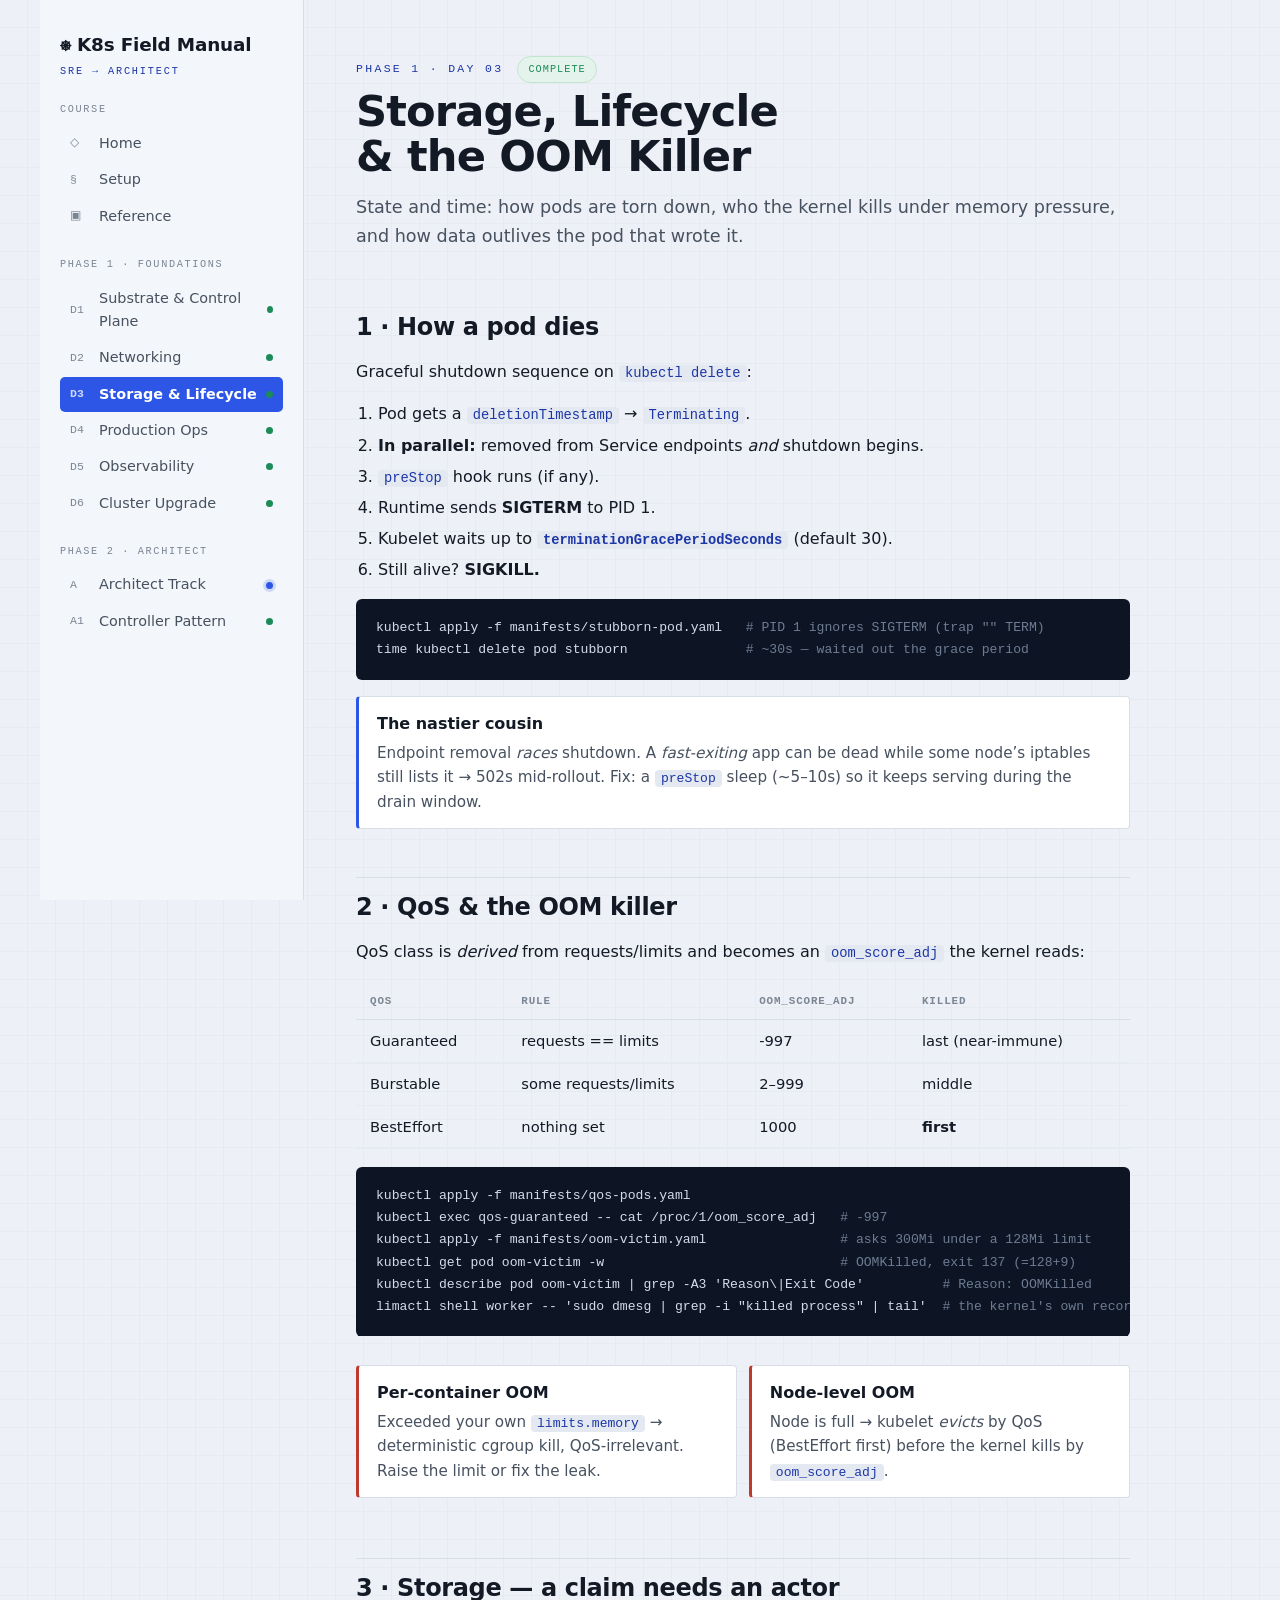
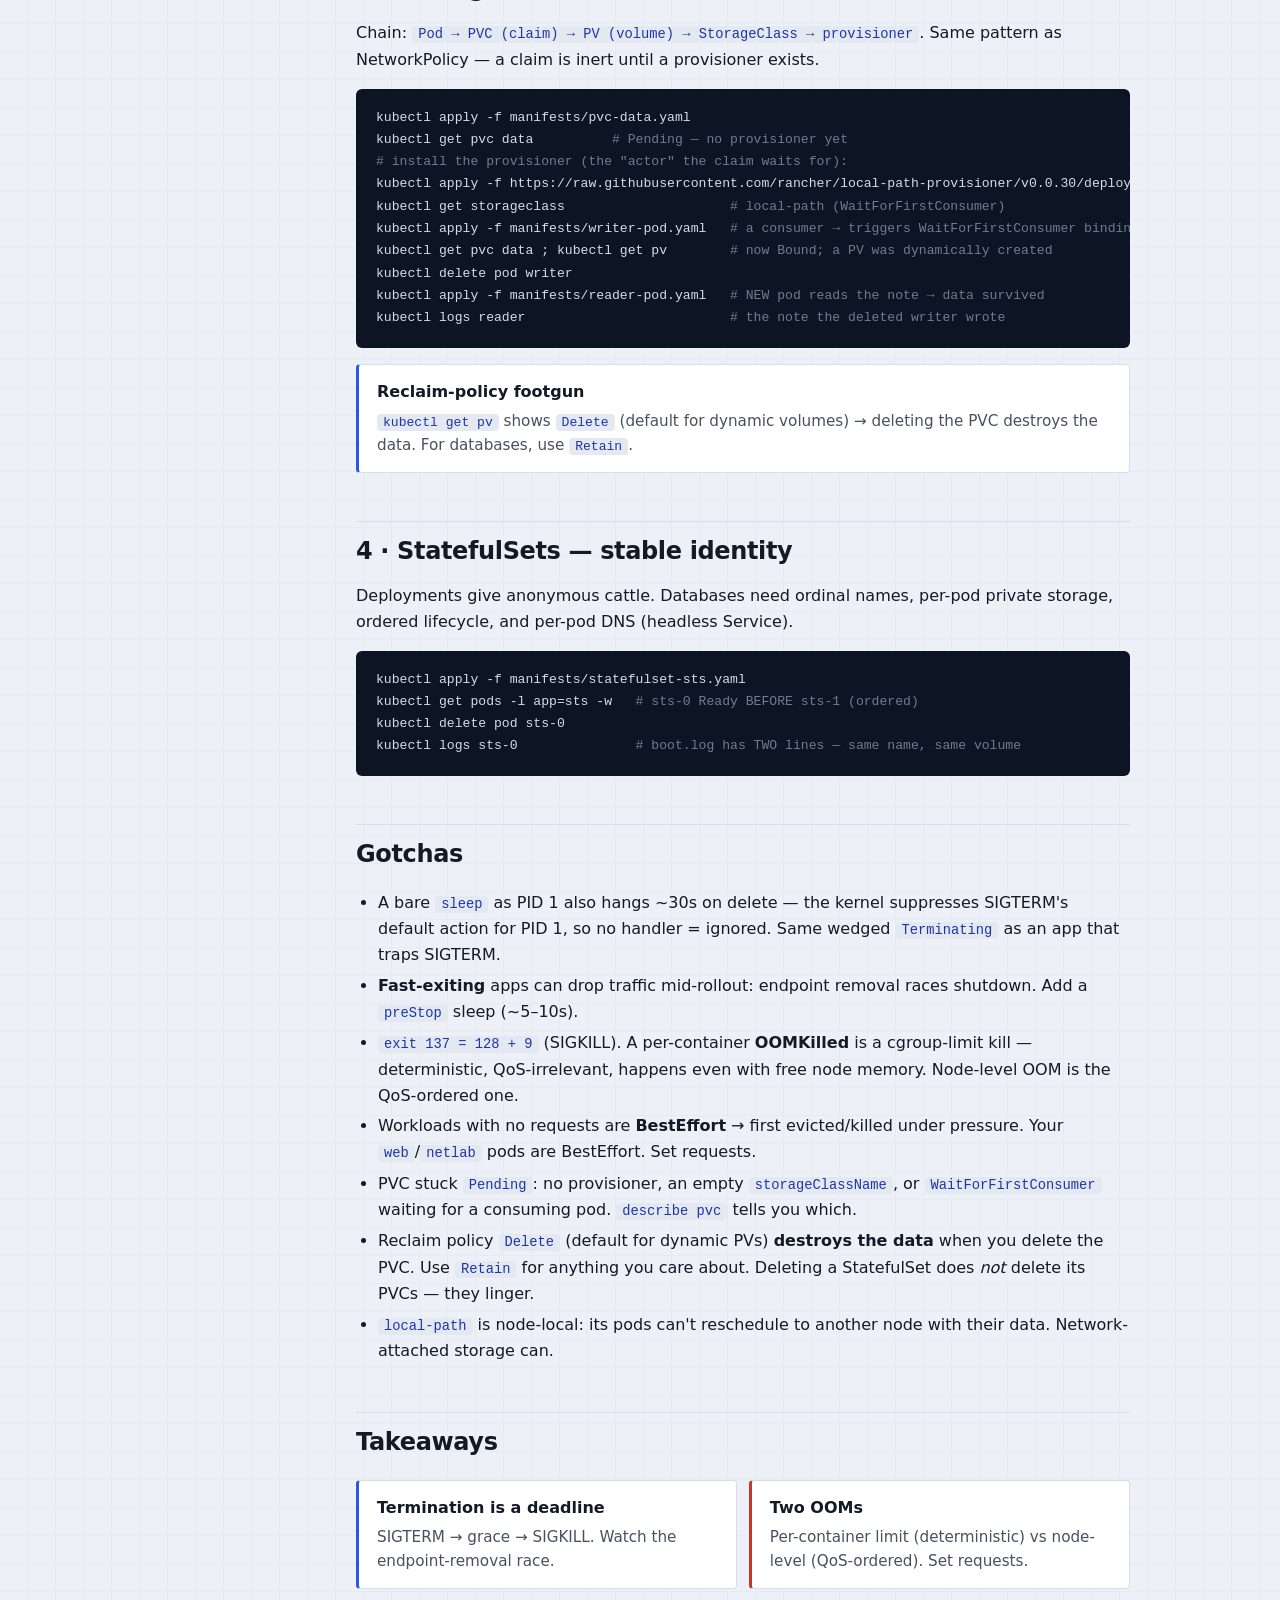
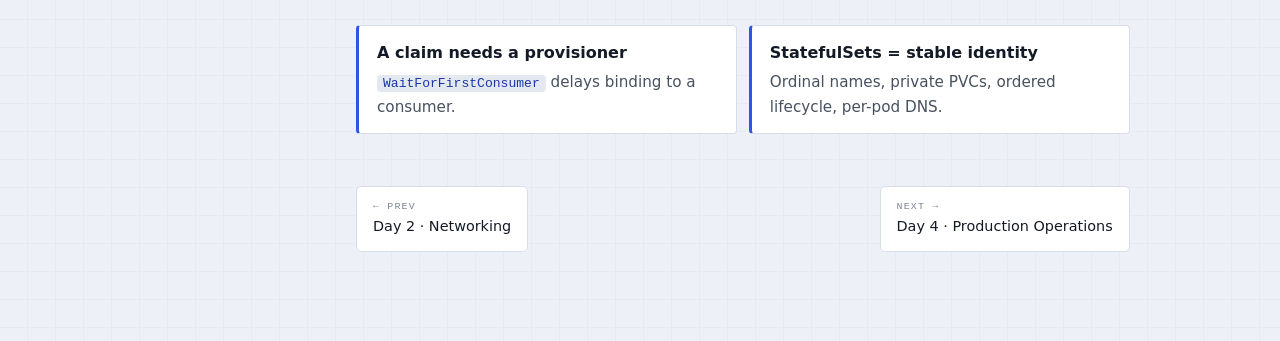
<file: docs/day3.html>
<!DOCTYPE html>
<html lang="en">
<head>
<meta charset="utf-8">
<meta name="viewport" content="width=device-width, initial-scale=1">
<title>Day 3 — Storage, Lifecycle &amp; the OOM Killer</title>
<link rel="stylesheet" href="style.css">
</head>
<body>
<div class="shell">
  <nav class="side">
    <a class="brand" href="index.html"><div class="logo">⎈ K8s Field Manual</div><div class="sub">SRE → Architect</div></a>
    <div class="links">
      <div class="navgroup">Course</div>
      <a class="item" href="index.html"><span class="n">◇</span> Home</a>
      <a class="item" href="setup.html"><span class="n">§</span> Setup</a>
      <a class="item" href="reference.html"><span class="n">▣</span> Reference</a>
      <div class="navgroup">Phase 1 · Foundations</div>
      <a class="item" href="day1.html"><span class="n">D1</span> Substrate &amp; Control Plane <span class="st done"></span></a>
      <a class="item" href="day2.html"><span class="n">D2</span> Networking <span class="st done"></span></a>
      <a class="item active" href="day3.html"><span class="n">D3</span> Storage &amp; Lifecycle <span class="st done"></span></a>
      <a class="item" href="day4.html"><span class="n">D4</span> Production Ops <span class="st done"></span></a>
      <a class="item" href="day5.html"><span class="n">D5</span> Observability <span class="st done"></span></a>
      <a class="item" href="day6.html"><span class="n">D6</span> Cluster Upgrade <span class="st done"></span></a>
      <div class="navgroup">Phase 2 · Architect</div>
      <a class="item" href="architect.html"><span class="n">A</span> Architect Track <span class="st next"></span></a>
      <a class="item" href="a1.html"><span class="n">A1</span> Controller Pattern <span class="st done"></span></a>
    </div>
  </nav>
  <main>
    <div class="content">
      <div class="pagehead"><p class="eyebrow" style="margin:0">Phase 1 · Day 03</p><span class="chip ok">Complete</span></div>
      <h1>Storage, Lifecycle &amp; the OOM Killer</h1>
      <p class="lede">State and time: how pods are torn down, who the kernel kills under memory pressure, and how data outlives the pod that wrote it.</p>

      <h2>1 · How a pod dies</h2>
      <p>Graceful shutdown sequence on <code class="inl">kubectl delete</code>:</p>
      <ol>
        <li>Pod gets a <code class="inl">deletionTimestamp</code> → <code class="inl">Terminating</code>.</li>
        <li><strong>In parallel:</strong> removed from Service endpoints <em>and</em> shutdown begins.</li>
        <li><code class="inl">preStop</code> hook runs (if any).</li>
        <li>Runtime sends <strong>SIGTERM</strong> to PID 1.</li>
        <li>Kubelet waits up to <strong><code class="inl">terminationGracePeriodSeconds</code></strong> (default 30).</li>
        <li>Still alive? <strong>SIGKILL.</strong></li>
      </ol>
      <pre>kubectl apply -f manifests/stubborn-pod.yaml   <span class="c"># PID 1 ignores SIGTERM (trap "" TERM)</span>
time kubectl delete pod stubborn               <span class="c"># ~30s — waited out the grace period</span></pre>
      <div class="card"><b>The nastier cousin</b><p>Endpoint removal <em>races</em> shutdown. A <em>fast-exiting</em> app can be dead while some node’s iptables still lists it → 502s mid-rollout. Fix: a <code class="inl">preStop</code> sleep (~5–10s) so it keeps serving during the drain window.</p></div>

      <h2>2 · QoS &amp; the OOM killer</h2>
      <p>QoS class is <em>derived</em> from requests/limits and becomes an <code class="inl">oom_score_adj</code> the kernel reads:</p>
      <div class="twrap"><table>
        <thead><tr><th>QoS</th><th>Rule</th><th>oom_score_adj</th><th>Killed</th></tr></thead>
        <tbody>
          <tr><td>Guaranteed</td><td>requests == limits</td><td>-997</td><td>last (near-immune)</td></tr>
          <tr><td>Burstable</td><td>some requests/limits</td><td>2–999</td><td>middle</td></tr>
          <tr><td>BestEffort</td><td>nothing set</td><td>1000</td><td><strong>first</strong></td></tr>
        </tbody>
      </table></div>
      <pre>kubectl apply -f manifests/qos-pods.yaml
kubectl exec qos-guaranteed -- cat /proc/1/oom_score_adj   <span class="c"># -997</span>
kubectl apply -f manifests/oom-victim.yaml                 <span class="c"># asks 300Mi under a 128Mi limit</span>
kubectl get pod oom-victim -w                              <span class="c"># OOMKilled, exit 137 (=128+9)</span>
kubectl describe pod oom-victim | grep -A3 'Reason\|Exit Code'          <span class="c"># Reason: OOMKilled</span>
limactl shell worker -- 'sudo dmesg | grep -i "killed process" | tail'  <span class="c"># the kernel's own record</span></pre>
      <div class="grid2">
        <div class="card crit"><b>Per-container OOM</b><p>Exceeded your own <code class="inl">limits.memory</code> → deterministic cgroup kill, QoS-irrelevant. Raise the limit or fix the leak.</p></div>
        <div class="card crit"><b>Node-level OOM</b><p>Node is full → kubelet <em>evicts</em> by QoS (BestEffort first) before the kernel kills by <code class="inl">oom_score_adj</code>.</p></div>
      </div>

      <h2>3 · Storage — a claim needs an actor</h2>
      <p>Chain: <code class="inl">Pod → PVC (claim) → PV (volume) → StorageClass → provisioner</code>. Same pattern as NetworkPolicy — a claim is inert until a provisioner exists.</p>
      <pre>kubectl apply -f manifests/pvc-data.yaml
kubectl get pvc data          <span class="c"># Pending — no provisioner yet</span>
<span class="c"># install the provisioner (the "actor" the claim waits for):</span>
kubectl apply -f https://raw.githubusercontent.com/rancher/local-path-provisioner/v0.0.30/deploy/local-path-storage.yaml
kubectl get storageclass                     <span class="c"># local-path (WaitForFirstConsumer)</span>
kubectl apply -f manifests/writer-pod.yaml   <span class="c"># a consumer → triggers WaitForFirstConsumer binding</span>
kubectl get pvc data ; kubectl get pv        <span class="c"># now Bound; a PV was dynamically created</span>
kubectl delete pod writer
kubectl apply -f manifests/reader-pod.yaml   <span class="c"># NEW pod reads the note → data survived</span>
kubectl logs reader                          <span class="c"># the note the deleted writer wrote</span></pre>
      <div class="card"><b>Reclaim-policy footgun</b><p><code class="inl">kubectl get pv</code> shows <code class="inl">Delete</code> (default for dynamic volumes) → deleting the PVC destroys the data. For databases, use <code class="inl">Retain</code>.</p></div>

      <h2>4 · StatefulSets — stable identity</h2>
      <p>Deployments give anonymous cattle. Databases need ordinal names, per-pod private storage, ordered lifecycle, and per-pod DNS (headless Service).</p>
      <pre>kubectl apply -f manifests/statefulset-sts.yaml
kubectl get pods -l app=sts -w   <span class="c"># sts-0 Ready BEFORE sts-1 (ordered)</span>
kubectl delete pod sts-0
kubectl logs sts-0               <span class="c"># boot.log has TWO lines — same name, same volume</span></pre>

      <h2>Gotchas</h2>
      <ul>
        <li>A bare <code class="inl">sleep</code> as PID 1 also hangs ~30s on delete — the kernel suppresses SIGTERM's default action for PID 1, so no handler = ignored. Same wedged <code class="inl">Terminating</code> as an app that traps SIGTERM.</li>
        <li><b>Fast-exiting</b> apps can drop traffic mid-rollout: endpoint removal races shutdown. Add a <code class="inl">preStop</code> sleep (~5–10s).</li>
        <li><code class="inl">exit 137 = 128 + 9</code> (SIGKILL). A per-container <b>OOMKilled</b> is a cgroup-limit kill — deterministic, QoS-irrelevant, happens even with free node memory. Node-level OOM is the QoS-ordered one.</li>
        <li>Workloads with no requests are <b>BestEffort</b> → first evicted/killed under pressure. Your <code class="inl">web</code>/<code class="inl">netlab</code> pods are BestEffort. Set requests.</li>
        <li>PVC stuck <code class="inl">Pending</code>: no provisioner, an empty <code class="inl">storageClassName</code>, or <code class="inl">WaitForFirstConsumer</code> waiting for a consuming pod. <code class="inl">describe pvc</code> tells you which.</li>
        <li>Reclaim policy <code class="inl">Delete</code> (default for dynamic PVs) <b>destroys the data</b> when you delete the PVC. Use <code class="inl">Retain</code> for anything you care about. Deleting a StatefulSet does <em>not</em> delete its PVCs — they linger.</li>
        <li><code class="inl">local-path</code> is node-local: its pods can't reschedule to another node with their data. Network-attached storage can.</li>
      </ul>

      <h2>Takeaways</h2>
      <div class="grid2">
        <div class="card"><b>Termination is a deadline</b><p>SIGTERM → grace → SIGKILL. Watch the endpoint-removal race.</p></div>
        <div class="card crit"><b>Two OOMs</b><p>Per-container limit (deterministic) vs node-level (QoS-ordered). Set requests.</p></div>
        <div class="card"><b>A claim needs a provisioner</b><p><code class="inl">WaitForFirstConsumer</code> delays binding to a consumer.</p></div>
        <div class="card"><b>StatefulSets = stable identity</b><p>Ordinal names, private PVCs, ordered lifecycle, per-pod DNS.</p></div>
      </div>

      <div class="prevnext">
        <a href="day2.html"><span class="lbl">← Prev</span> Day 2 · Networking</a>
        <a href="day4.html"><span class="lbl">Next →</span> Day 4 · Production Operations</a>
      </div>
    </div>
  </main>
</div>
</body>
</html>
</file>
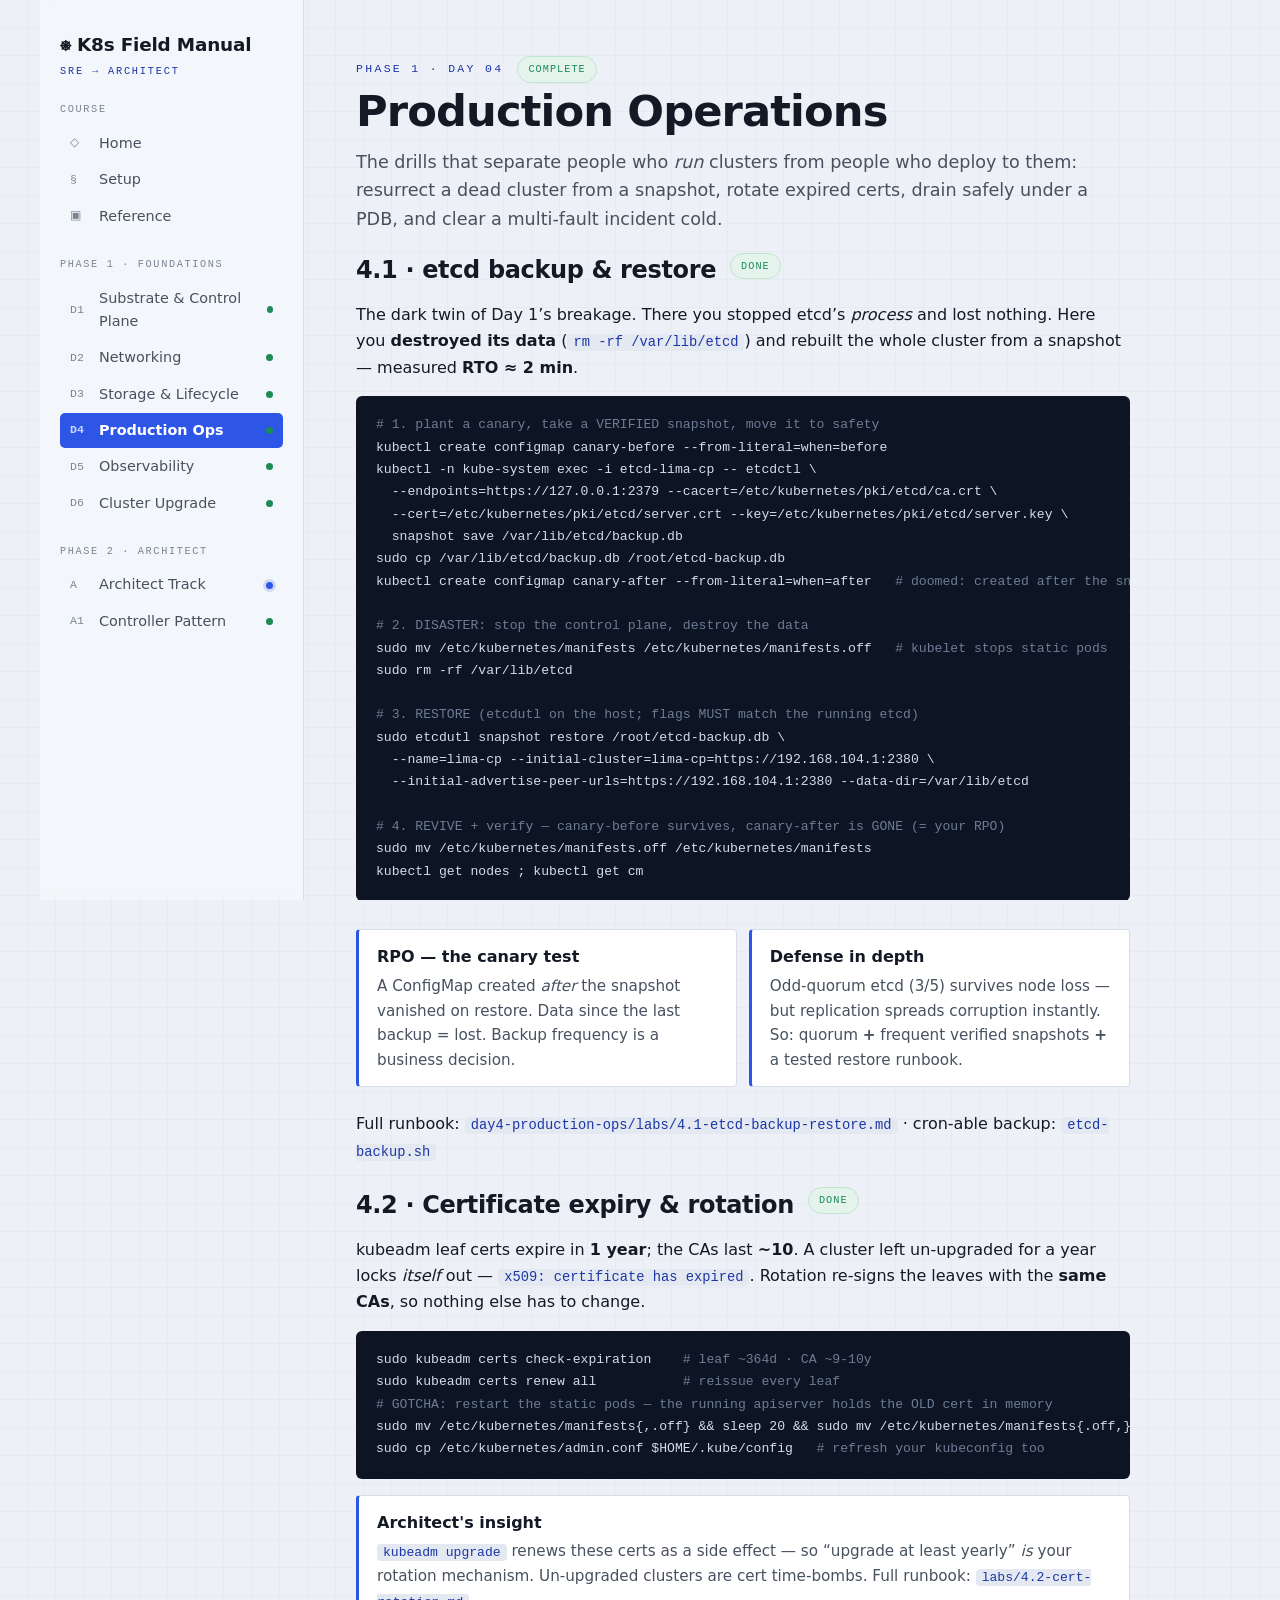
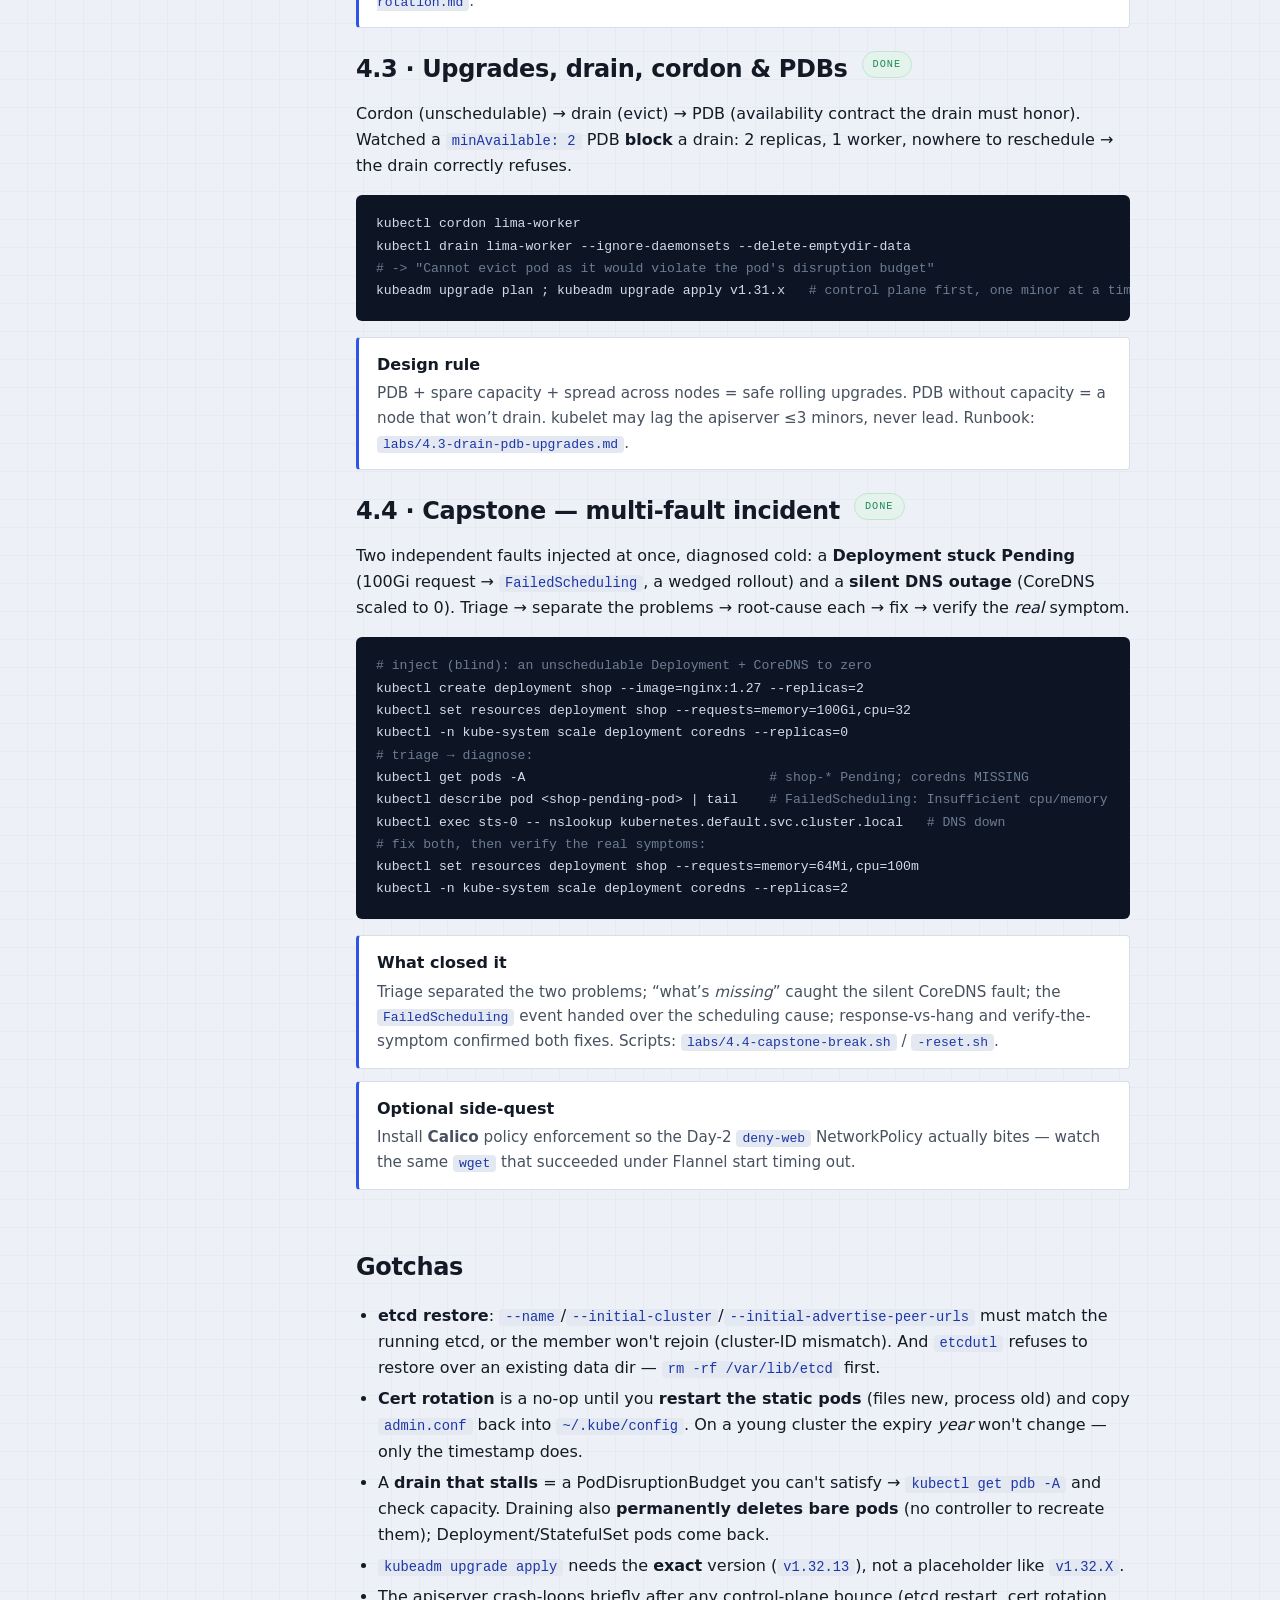
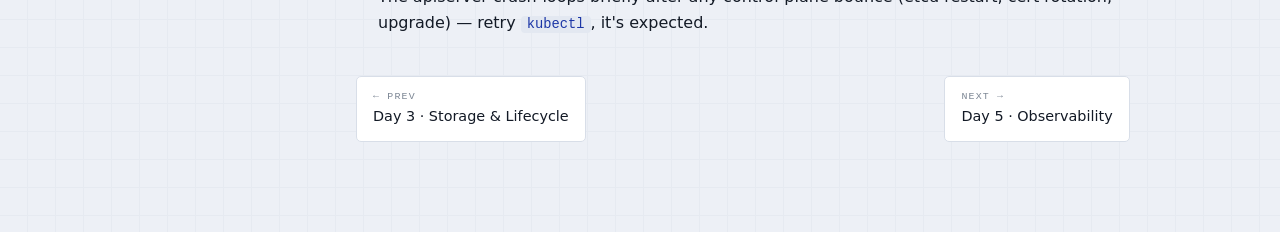
<file: docs/day4.html>
<!DOCTYPE html>
<html lang="en">
<head>
<meta charset="utf-8">
<meta name="viewport" content="width=device-width, initial-scale=1">
<title>Day 4 — Production Operations</title>
<link rel="stylesheet" href="style.css">
</head>
<body>
<div class="shell">
  <nav class="side">
    <a class="brand" href="index.html"><div class="logo">⎈ K8s Field Manual</div><div class="sub">SRE → Architect</div></a>
    <div class="links">
      <div class="navgroup">Course</div>
      <a class="item" href="index.html"><span class="n">◇</span> Home</a>
      <a class="item" href="setup.html"><span class="n">§</span> Setup</a>
      <a class="item" href="reference.html"><span class="n">▣</span> Reference</a>
      <div class="navgroup">Phase 1 · Foundations</div>
      <a class="item" href="day1.html"><span class="n">D1</span> Substrate &amp; Control Plane <span class="st done"></span></a>
      <a class="item" href="day2.html"><span class="n">D2</span> Networking <span class="st done"></span></a>
      <a class="item" href="day3.html"><span class="n">D3</span> Storage &amp; Lifecycle <span class="st done"></span></a>
      <a class="item active" href="day4.html"><span class="n">D4</span> Production Ops <span class="st done"></span></a>
      <a class="item" href="day5.html"><span class="n">D5</span> Observability <span class="st done"></span></a>
      <a class="item" href="day6.html"><span class="n">D6</span> Cluster Upgrade <span class="st done"></span></a>
      <div class="navgroup">Phase 2 · Architect</div>
      <a class="item" href="architect.html"><span class="n">A</span> Architect Track <span class="st next"></span></a>
      <a class="item" href="a1.html"><span class="n">A1</span> Controller Pattern <span class="st done"></span></a>
    </div>
  </nav>
  <main>
    <div class="content">
      <div class="pagehead"><p class="eyebrow" style="margin:0">Phase 1 · Day 04</p><span class="chip ok">Complete</span></div>
      <h1>Production Operations</h1>
      <p class="lede">The drills that separate people who <em>run</em> clusters from people who deploy to them: resurrect a dead cluster from a snapshot, rotate expired certs, drain safely under a PDB, and clear a multi-fault incident cold.</p>

      <div class="pagehead"><h2 style="margin:0;border:none">4.1 · etcd backup &amp; restore</h2><span class="chip ok">Done</span></div>
      <p>The dark twin of Day 1’s breakage. There you stopped etcd’s <em>process</em> and lost nothing. Here you <strong>destroyed its data</strong> (<code class="inl">rm -rf /var/lib/etcd</code>) and rebuilt the whole cluster from a snapshot — measured <strong>RTO ≈ 2 min</strong>.</p>
      <pre><span class="c"># 1. plant a canary, take a VERIFIED snapshot, move it to safety</span>
kubectl create configmap canary-before --from-literal=when=before
kubectl -n kube-system exec -i etcd-lima-cp -- etcdctl \
  --endpoints=https://127.0.0.1:2379 --cacert=/etc/kubernetes/pki/etcd/ca.crt \
  --cert=/etc/kubernetes/pki/etcd/server.crt --key=/etc/kubernetes/pki/etcd/server.key \
  snapshot save /var/lib/etcd/backup.db
sudo cp /var/lib/etcd/backup.db /root/etcd-backup.db
kubectl create configmap canary-after --from-literal=when=after   <span class="c"># doomed: created after the snapshot</span>

<span class="c"># 2. DISASTER: stop the control plane, destroy the data</span>
sudo mv /etc/kubernetes/manifests /etc/kubernetes/manifests.off   <span class="c"># kubelet stops static pods</span>
sudo rm -rf /var/lib/etcd

<span class="c"># 3. RESTORE (etcdutl on the host; flags MUST match the running etcd)</span>
sudo etcdutl snapshot restore /root/etcd-backup.db \
  --name=lima-cp --initial-cluster=lima-cp=https://192.168.104.1:2380 \
  --initial-advertise-peer-urls=https://192.168.104.1:2380 --data-dir=/var/lib/etcd

<span class="c"># 4. REVIVE + verify — canary-before survives, canary-after is GONE (= your RPO)</span>
sudo mv /etc/kubernetes/manifests.off /etc/kubernetes/manifests
kubectl get nodes ; kubectl get cm</pre>
      <div class="grid2">
        <div class="card"><b>RPO — the canary test</b><p>A ConfigMap created <em>after</em> the snapshot vanished on restore. Data since the last backup = lost. Backup frequency is a business decision.</p></div>
        <div class="card"><b>Defense in depth</b><p>Odd-quorum etcd (3/5) survives node loss — but replication spreads corruption instantly. So: quorum <strong>+</strong> frequent verified snapshots <strong>+</strong> a tested restore runbook.</p></div>
      </div>
      <p>Full runbook: <code class="inl">day4-production-ops/labs/4.1-etcd-backup-restore.md</code> · cron-able backup: <code class="inl">etcd-backup.sh</code></p>

      <div class="pagehead"><h2 style="margin:0;border:none">4.2 · Certificate expiry &amp; rotation</h2><span class="chip ok">Done</span></div>
      <p>kubeadm leaf certs expire in <strong>1 year</strong>; the CAs last <strong>~10</strong>. A cluster left un-upgraded for a year locks <em>itself</em> out — <code class="inl">x509: certificate has expired</code>. Rotation re-signs the leaves with the <strong>same CAs</strong>, so nothing else has to change.</p>
      <pre>sudo kubeadm certs check-expiration    <span class="c"># leaf ~364d · CA ~9-10y</span>
sudo kubeadm certs renew all           <span class="c"># reissue every leaf</span>
<span class="c"># GOTCHA: restart the static pods — the running apiserver holds the OLD cert in memory</span>
sudo mv /etc/kubernetes/manifests{,.off} &amp;&amp; sleep 20 &amp;&amp; sudo mv /etc/kubernetes/manifests{.off,}
sudo cp /etc/kubernetes/admin.conf $HOME/.kube/config   <span class="c"># refresh your kubeconfig too</span></pre>
      <div class="card"><b>Architect's insight</b><p><code class="inl">kubeadm upgrade</code> renews these certs as a side effect — so “upgrade at least yearly” <em>is</em> your rotation mechanism. Un-upgraded clusters are cert time-bombs. Full runbook: <code class="inl">labs/4.2-cert-rotation.md</code>.</p></div>

      <div class="pagehead"><h2 style="margin:0;border:none">4.3 · Upgrades, drain, cordon &amp; PDBs</h2><span class="chip ok">Done</span></div>
      <p>Cordon (unschedulable) → drain (evict) → PDB (availability contract the drain must honor). Watched a <code class="inl">minAvailable: 2</code> PDB <strong>block</strong> a drain: 2 replicas, 1 worker, nowhere to reschedule → the drain correctly refuses.</p>
      <pre>kubectl cordon lima-worker
kubectl drain lima-worker --ignore-daemonsets --delete-emptydir-data
<span class="c"># -> "Cannot evict pod as it would violate the pod's disruption budget"</span>
kubeadm upgrade plan ; kubeadm upgrade apply v1.31.x   <span class="c"># control plane first, one minor at a time</span></pre>
      <div class="card"><b>Design rule</b><p>PDB + spare capacity + spread across nodes = safe rolling upgrades. PDB without capacity = a node that won’t drain. kubelet may lag the apiserver ≤3 minors, never lead. Runbook: <code class="inl">labs/4.3-drain-pdb-upgrades.md</code>.</p></div>

      <div class="pagehead"><h2 style="margin:0;border:none">4.4 · Capstone — multi-fault incident</h2><span class="chip ok">Done</span></div>
      <p>Two independent faults injected at once, diagnosed cold: a <strong>Deployment stuck Pending</strong> (100Gi request → <code class="inl">FailedScheduling</code>, a wedged rollout) and a <strong>silent DNS outage</strong> (CoreDNS scaled to 0). Triage → separate the problems → root-cause each → fix → verify the <em>real</em> symptom.</p>
      <pre><span class="c"># inject (blind): an unschedulable Deployment + CoreDNS to zero</span>
kubectl create deployment shop --image=nginx:1.27 --replicas=2
kubectl set resources deployment shop --requests=memory=100Gi,cpu=32
kubectl -n kube-system scale deployment coredns --replicas=0
<span class="c"># triage → diagnose:</span>
kubectl get pods -A                               <span class="c"># shop-* Pending; coredns MISSING</span>
kubectl describe pod &lt;shop-pending-pod&gt; | tail    <span class="c"># FailedScheduling: Insufficient cpu/memory</span>
kubectl exec sts-0 -- nslookup kubernetes.default.svc.cluster.local   <span class="c"># DNS down</span>
<span class="c"># fix both, then verify the real symptoms:</span>
kubectl set resources deployment shop --requests=memory=64Mi,cpu=100m
kubectl -n kube-system scale deployment coredns --replicas=2</pre>
      <div class="card"><b>What closed it</b><p>Triage separated the two problems; “what’s <em>missing</em>” caught the silent CoreDNS fault; the <code class="inl">FailedScheduling</code> event handed over the scheduling cause; response-vs-hang and verify-the-symptom confirmed both fixes. Scripts: <code class="inl">labs/4.4-capstone-break.sh</code> / <code class="inl">-reset.sh</code>.</p></div>

      <div class="card"><b>Optional side-quest</b><p>Install <strong>Calico</strong> policy enforcement so the Day-2 <code class="inl">deny-web</code> NetworkPolicy actually bites — watch the same <code class="inl">wget</code> that succeeded under Flannel start timing out.</p></div>

      <h2>Gotchas</h2>
      <ul>
        <li><b>etcd restore</b>: <code class="inl">--name</code>/<code class="inl">--initial-cluster</code>/<code class="inl">--initial-advertise-peer-urls</code> must match the running etcd, or the member won't rejoin (cluster-ID mismatch). And <code class="inl">etcdutl</code> refuses to restore over an existing data dir — <code class="inl">rm -rf /var/lib/etcd</code> first.</li>
        <li><b>Cert rotation</b> is a no-op until you <b>restart the static pods</b> (files new, process old) and copy <code class="inl">admin.conf</code> back into <code class="inl">~/.kube/config</code>. On a young cluster the expiry <em>year</em> won't change — only the timestamp does.</li>
        <li>A <b>drain that stalls</b> = a PodDisruptionBudget you can't satisfy → <code class="inl">kubectl get pdb -A</code> and check capacity. Draining also <b>permanently deletes bare pods</b> (no controller to recreate them); Deployment/StatefulSet pods come back.</li>
        <li><code class="inl">kubeadm upgrade apply</code> needs the <b>exact</b> version (<code class="inl">v1.32.13</code>), not a placeholder like <code class="inl">v1.32.X</code>.</li>
        <li>The apiserver crash-loops briefly after any control-plane bounce (etcd restart, cert rotation, upgrade) — retry <code class="inl">kubectl</code>, it's expected.</li>
      </ul>

      <div class="prevnext">
        <a href="day3.html"><span class="lbl">← Prev</span> Day 3 · Storage &amp; Lifecycle</a>
        <a href="day5.html"><span class="lbl">Next →</span> Day 5 · Observability</a>
      </div>
    </div>
  </main>
</div>
</body>
</html>
</file>
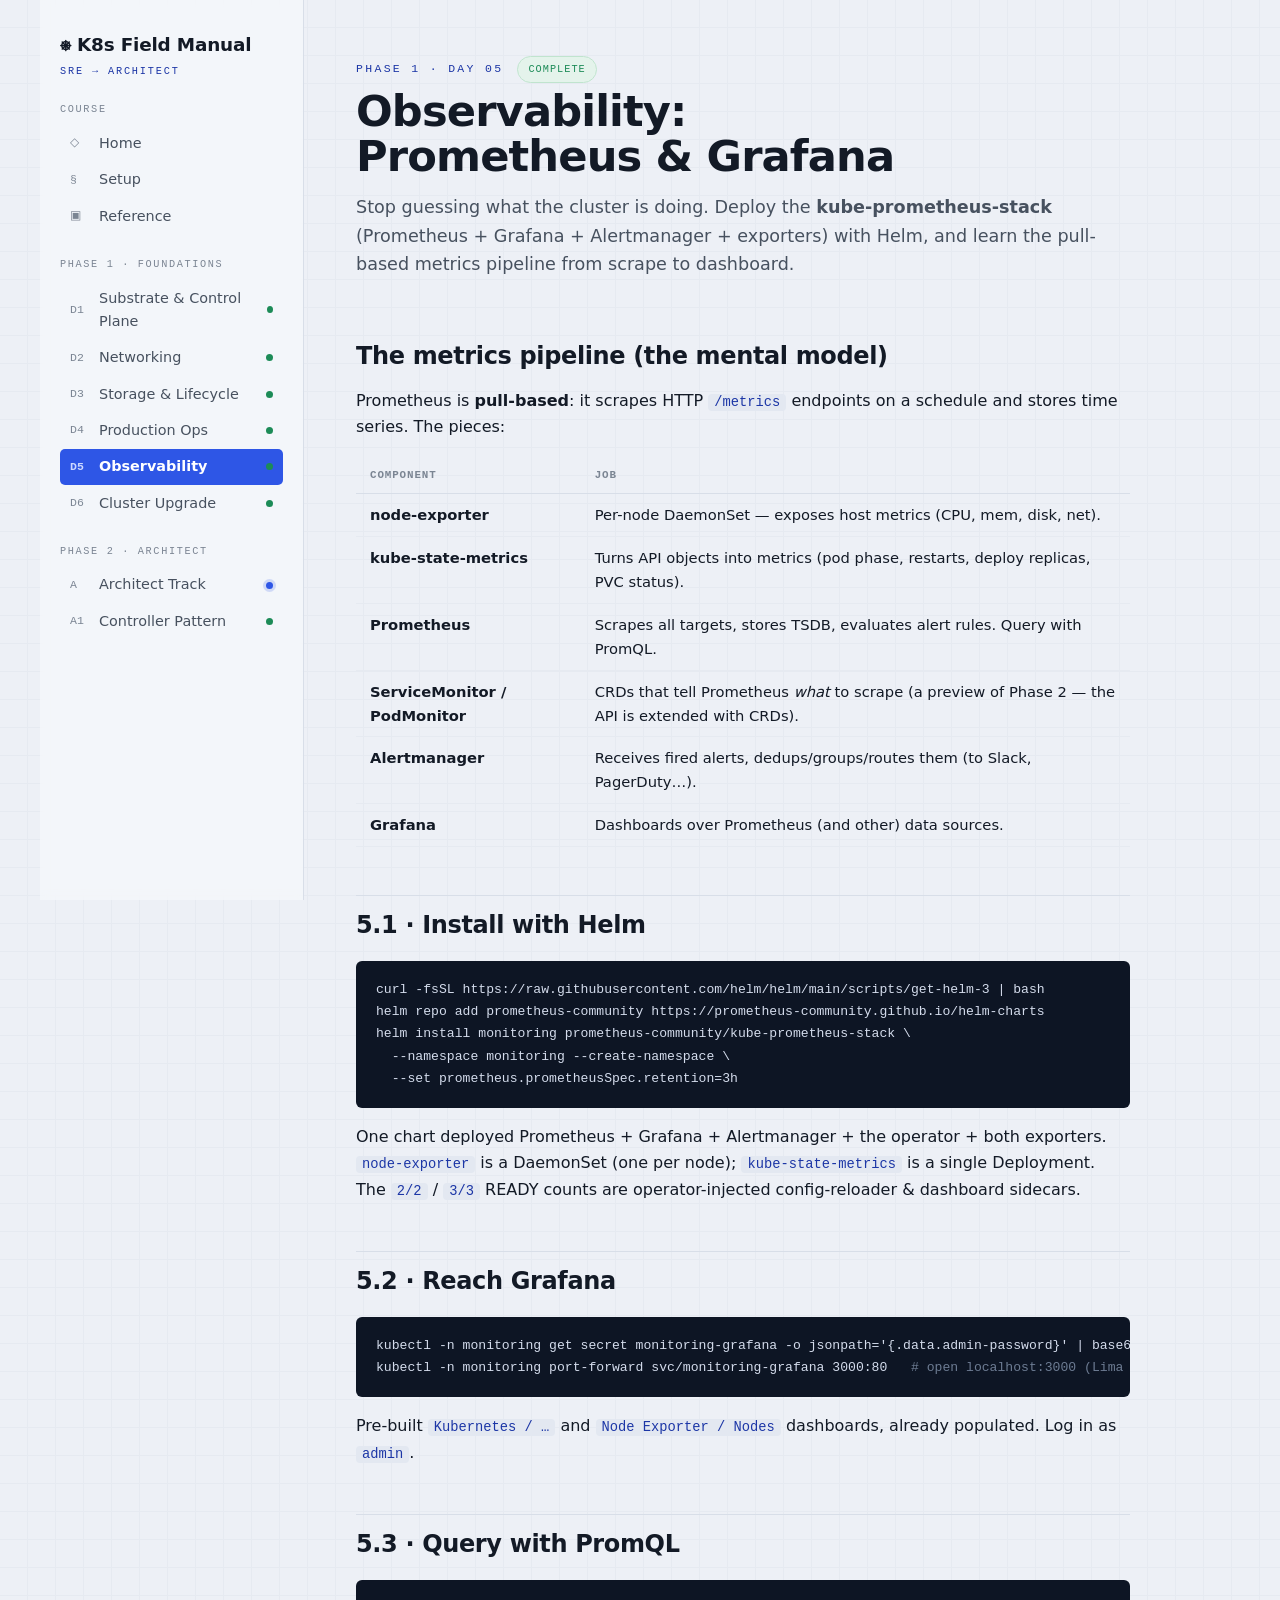
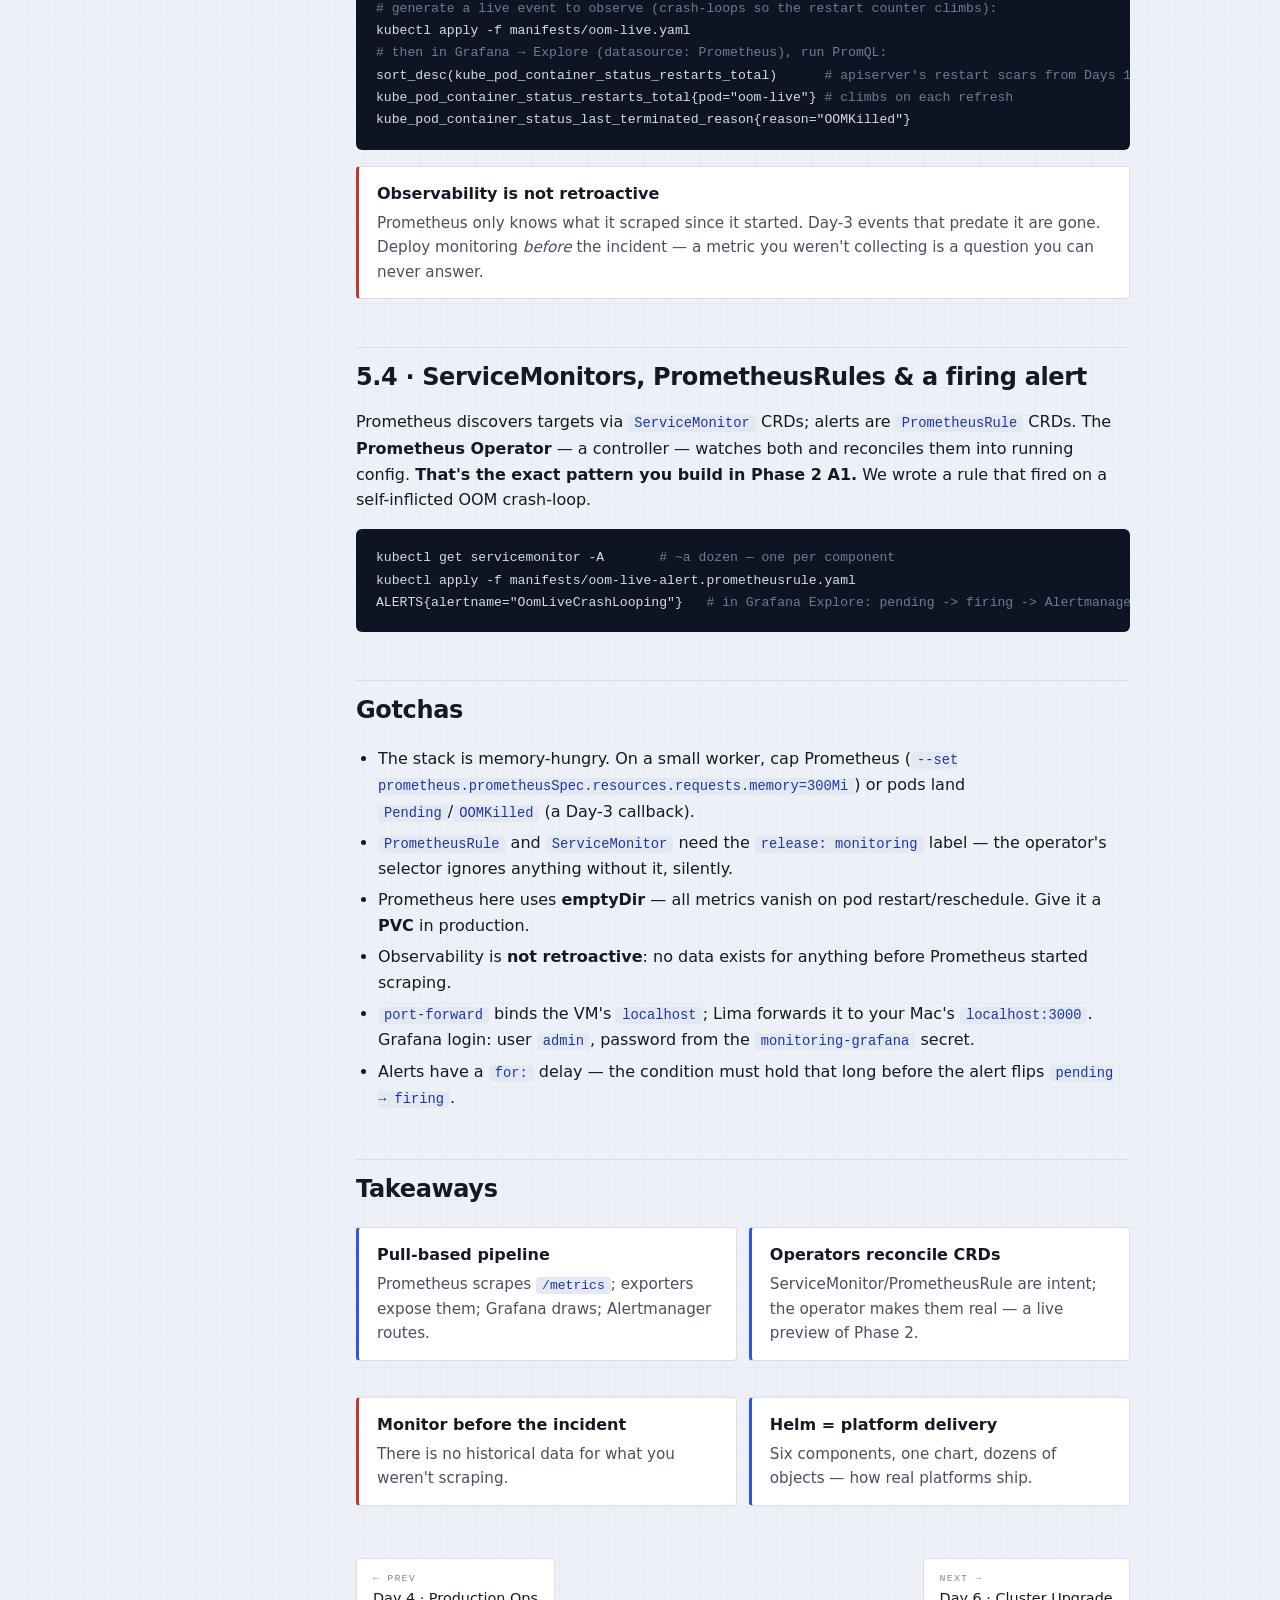
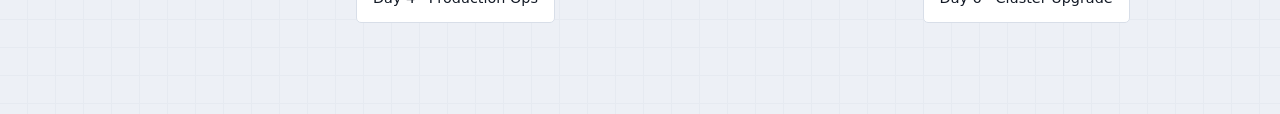
<file: docs/day5.html>
<!DOCTYPE html>
<html lang="en">
<head>
<meta charset="utf-8">
<meta name="viewport" content="width=device-width, initial-scale=1">
<title>Day 5 — Observability: Prometheus &amp; Grafana</title>
<link rel="stylesheet" href="style.css">
</head>
<body>
<div class="shell">
  <nav class="side">
    <a class="brand" href="index.html"><div class="logo">⎈ K8s Field Manual</div><div class="sub">SRE → Architect</div></a>
    <div class="links">
      <div class="navgroup">Course</div>
      <a class="item" href="index.html"><span class="n">◇</span> Home</a>
      <a class="item" href="setup.html"><span class="n">§</span> Setup</a>
      <a class="item" href="reference.html"><span class="n">▣</span> Reference</a>
      <div class="navgroup">Phase 1 · Foundations</div>
      <a class="item" href="day1.html"><span class="n">D1</span> Substrate &amp; Control Plane <span class="st done"></span></a>
      <a class="item" href="day2.html"><span class="n">D2</span> Networking <span class="st done"></span></a>
      <a class="item" href="day3.html"><span class="n">D3</span> Storage &amp; Lifecycle <span class="st done"></span></a>
      <a class="item" href="day4.html"><span class="n">D4</span> Production Ops <span class="st done"></span></a>
      <a class="item active" href="day5.html"><span class="n">D5</span> Observability <span class="st done"></span></a>
      <a class="item" href="day6.html"><span class="n">D6</span> Cluster Upgrade <span class="st done"></span></a>
      <div class="navgroup">Phase 2 · Architect</div>
      <a class="item" href="architect.html"><span class="n">A</span> Architect Track <span class="st next"></span></a>
      <a class="item" href="a1.html"><span class="n">A1</span> Controller Pattern <span class="st done"></span></a>
    </div>
  </nav>
  <main>
    <div class="content">
      <div class="pagehead"><p class="eyebrow" style="margin:0">Phase 1 · Day 05</p><span class="chip ok">Complete</span></div>
      <h1>Observability: Prometheus &amp; Grafana</h1>
      <p class="lede">Stop guessing what the cluster is doing. Deploy the <strong>kube-prometheus-stack</strong> (Prometheus + Grafana + Alertmanager + exporters) with Helm, and learn the pull-based metrics pipeline from scrape to dashboard.</p>

      <h2>The metrics pipeline (the mental model)</h2>
      <p>Prometheus is <strong>pull-based</strong>: it scrapes HTTP <code class="inl">/metrics</code> endpoints on a schedule and stores time series. The pieces:</p>
      <div class="twrap"><table>
        <thead><tr><th>Component</th><th>Job</th></tr></thead>
        <tbody>
          <tr><td><b>node-exporter</b></td><td>Per-node DaemonSet — exposes host metrics (CPU, mem, disk, net).</td></tr>
          <tr><td><b>kube-state-metrics</b></td><td>Turns API objects into metrics (pod phase, restarts, deploy replicas, PVC status).</td></tr>
          <tr><td><b>Prometheus</b></td><td>Scrapes all targets, stores TSDB, evaluates alert rules. Query with PromQL.</td></tr>
          <tr><td><b>ServiceMonitor / PodMonitor</b></td><td>CRDs that tell Prometheus <em>what</em> to scrape (a preview of Phase 2 — the API is extended with CRDs).</td></tr>
          <tr><td><b>Alertmanager</b></td><td>Receives fired alerts, dedups/groups/routes them (to Slack, PagerDuty…).</td></tr>
          <tr><td><b>Grafana</b></td><td>Dashboards over Prometheus (and other) data sources.</td></tr>
        </tbody>
      </table></div>

      <h2>5.1 · Install with Helm</h2>
      <pre>curl -fsSL https://raw.githubusercontent.com/helm/helm/main/scripts/get-helm-3 | bash
helm repo add prometheus-community https://prometheus-community.github.io/helm-charts
helm install monitoring prometheus-community/kube-prometheus-stack \
  --namespace monitoring --create-namespace \
  --set prometheus.prometheusSpec.retention=3h</pre>
      <p>One chart deployed Prometheus + Grafana + Alertmanager + the operator + both exporters. <code class="inl">node-exporter</code> is a DaemonSet (one per node); <code class="inl">kube-state-metrics</code> is a single Deployment. The <code class="inl">2/2</code> / <code class="inl">3/3</code> READY counts are operator-injected config-reloader &amp; dashboard sidecars.</p>

      <h2>5.2 · Reach Grafana</h2>
      <pre>kubectl -n monitoring get secret monitoring-grafana -o jsonpath='{.data.admin-password}' | base64 -d
kubectl -n monitoring port-forward svc/monitoring-grafana 3000:80   <span class="c"># open localhost:3000 (Lima forwards it)</span></pre>
      <p>Pre-built <code class="inl">Kubernetes / …</code> and <code class="inl">Node Exporter / Nodes</code> dashboards, already populated. Log in as <code class="inl">admin</code>.</p>

      <h2>5.3 · Query with PromQL</h2>
      <pre><span class="c"># generate a live event to observe (crash-loops so the restart counter climbs):</span>
kubectl apply -f manifests/oom-live.yaml
<span class="c"># then in Grafana → Explore (datasource: Prometheus), run PromQL:</span>
sort_desc(kube_pod_container_status_restarts_total)      <span class="c"># apiserver's restart scars from Days 1 &amp; 4</span>
kube_pod_container_status_restarts_total{pod="oom-live"} <span class="c"># climbs on each refresh</span>
kube_pod_container_status_last_terminated_reason{reason="OOMKilled"}</pre>
      <div class="card crit"><b>Observability is not retroactive</b><p>Prometheus only knows what it scraped since it started. Day-3 events that predate it are gone. Deploy monitoring <em>before</em> the incident — a metric you weren't collecting is a question you can never answer.</p></div>

      <h2>5.4 · ServiceMonitors, PrometheusRules &amp; a firing alert</h2>
      <p>Prometheus discovers targets via <code class="inl">ServiceMonitor</code> CRDs; alerts are <code class="inl">PrometheusRule</code> CRDs. The <strong>Prometheus Operator</strong> — a controller — watches both and reconciles them into running config. <strong>That's the exact pattern you build in Phase 2 A1.</strong> We wrote a rule that fired on a self-inflicted OOM crash-loop.</p>
      <pre>kubectl get servicemonitor -A       <span class="c"># ~a dozen — one per component</span>
kubectl apply -f manifests/oom-live-alert.prometheusrule.yaml
ALERTS{alertname="OomLiveCrashLooping"}   <span class="c"># in Grafana Explore: pending -> firing -> Alertmanager</span></pre>

      <h2>Gotchas</h2>
      <ul>
        <li>The stack is memory-hungry. On a small worker, cap Prometheus (<code class="inl">--set prometheus.prometheusSpec.resources.requests.memory=300Mi</code>) or pods land <code class="inl">Pending</code>/<code class="inl">OOMKilled</code> (a Day-3 callback).</li>
        <li><code class="inl">PrometheusRule</code> and <code class="inl">ServiceMonitor</code> need the <code class="inl">release: monitoring</code> label — the operator's selector ignores anything without it, silently.</li>
        <li>Prometheus here uses <b>emptyDir</b> — all metrics vanish on pod restart/reschedule. Give it a <b>PVC</b> in production.</li>
        <li>Observability is <b>not retroactive</b>: no data exists for anything before Prometheus started scraping.</li>
        <li><code class="inl">port-forward</code> binds the VM's <code class="inl">localhost</code>; Lima forwards it to your Mac's <code class="inl">localhost:3000</code>. Grafana login: user <code class="inl">admin</code>, password from the <code class="inl">monitoring-grafana</code> secret.</li>
        <li>Alerts have a <code class="inl">for:</code> delay — the condition must hold that long before the alert flips <code class="inl">pending → firing</code>.</li>
      </ul>

      <h2>Takeaways</h2>
      <div class="grid2">
        <div class="card"><b>Pull-based pipeline</b><p>Prometheus scrapes <code class="inl">/metrics</code>; exporters expose them; Grafana draws; Alertmanager routes.</p></div>
        <div class="card"><b>Operators reconcile CRDs</b><p>ServiceMonitor/PrometheusRule are intent; the operator makes them real — a live preview of Phase 2.</p></div>
        <div class="card crit"><b>Monitor before the incident</b><p>There is no historical data for what you weren't scraping.</p></div>
        <div class="card"><b>Helm = platform delivery</b><p>Six components, one chart, dozens of objects — how real platforms ship.</p></div>
      </div>

      <div class="prevnext">
        <a href="day4.html"><span class="lbl">← Prev</span> Day 4 · Production Ops</a>
        <a href="day6.html"><span class="lbl">Next →</span> Day 6 · Cluster Upgrade</a>
      </div>
    </div>
  </main>
</div>
</body>
</html>
</file>
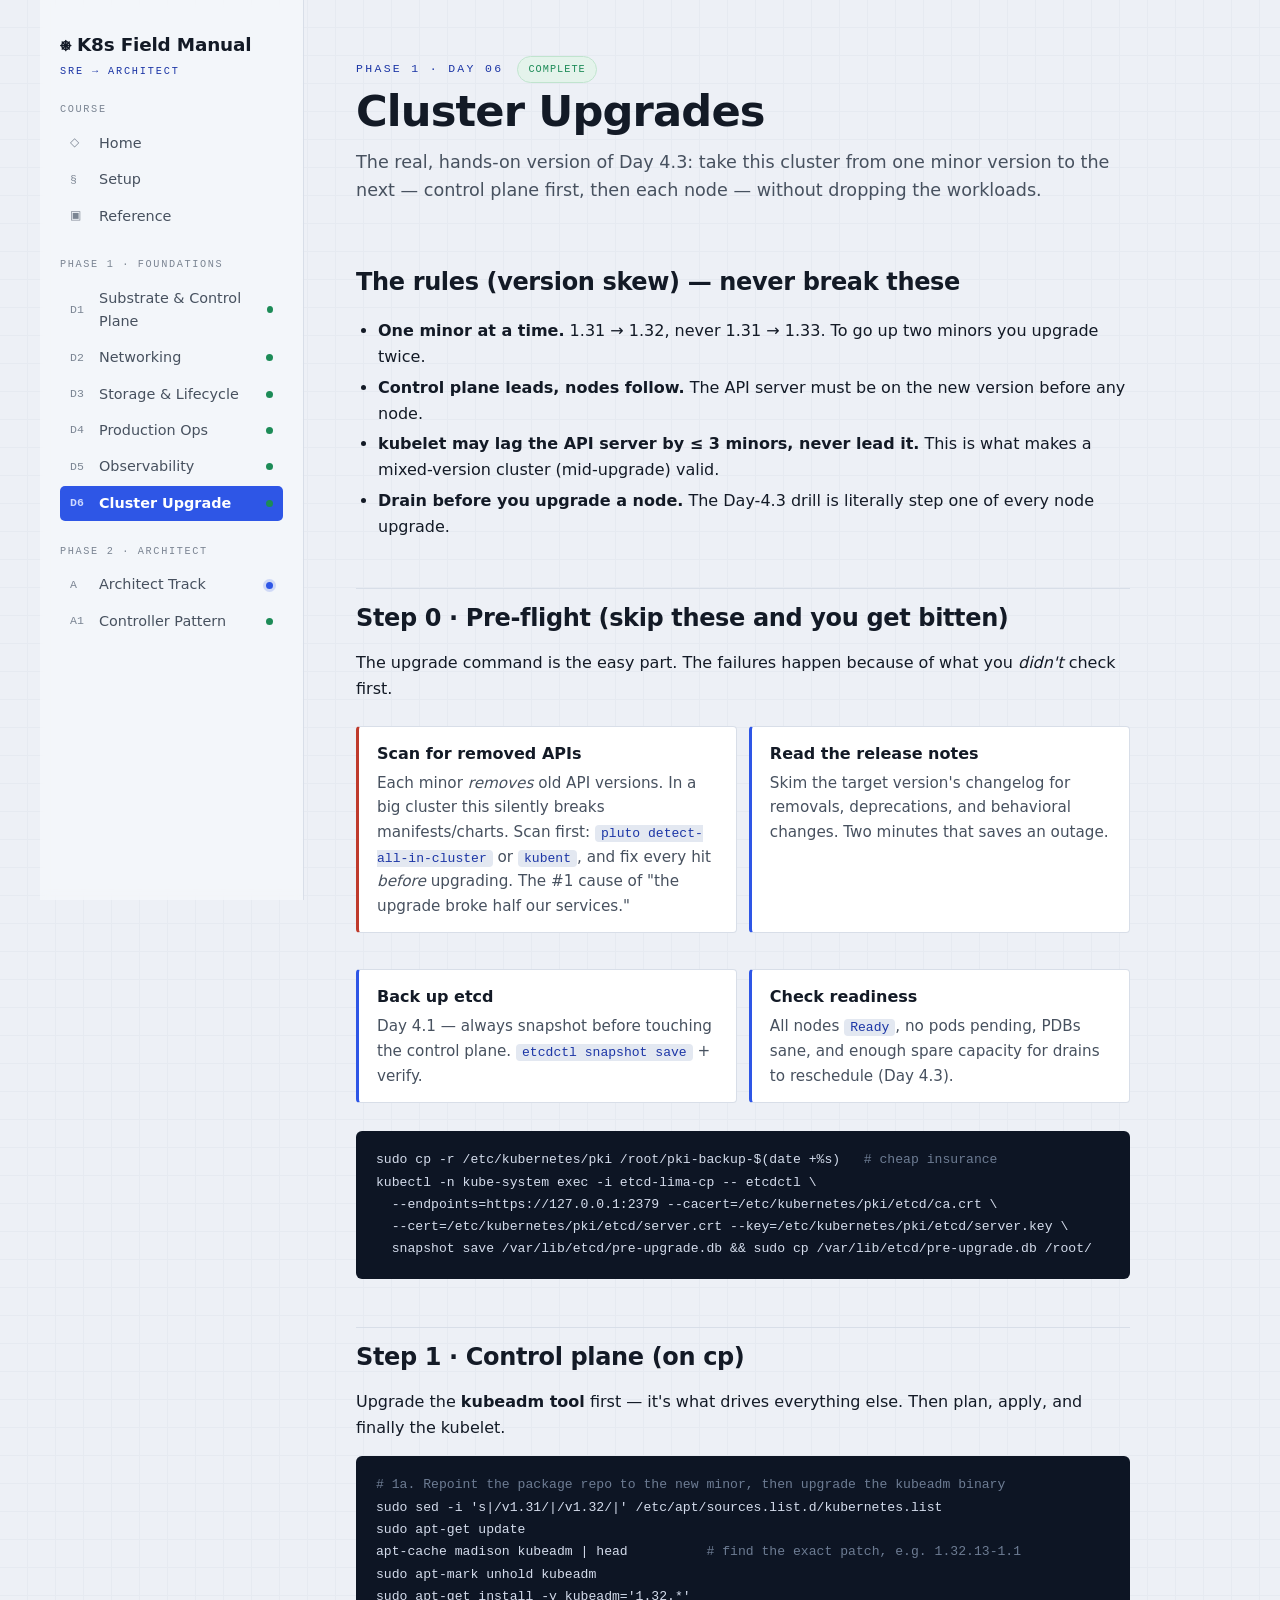
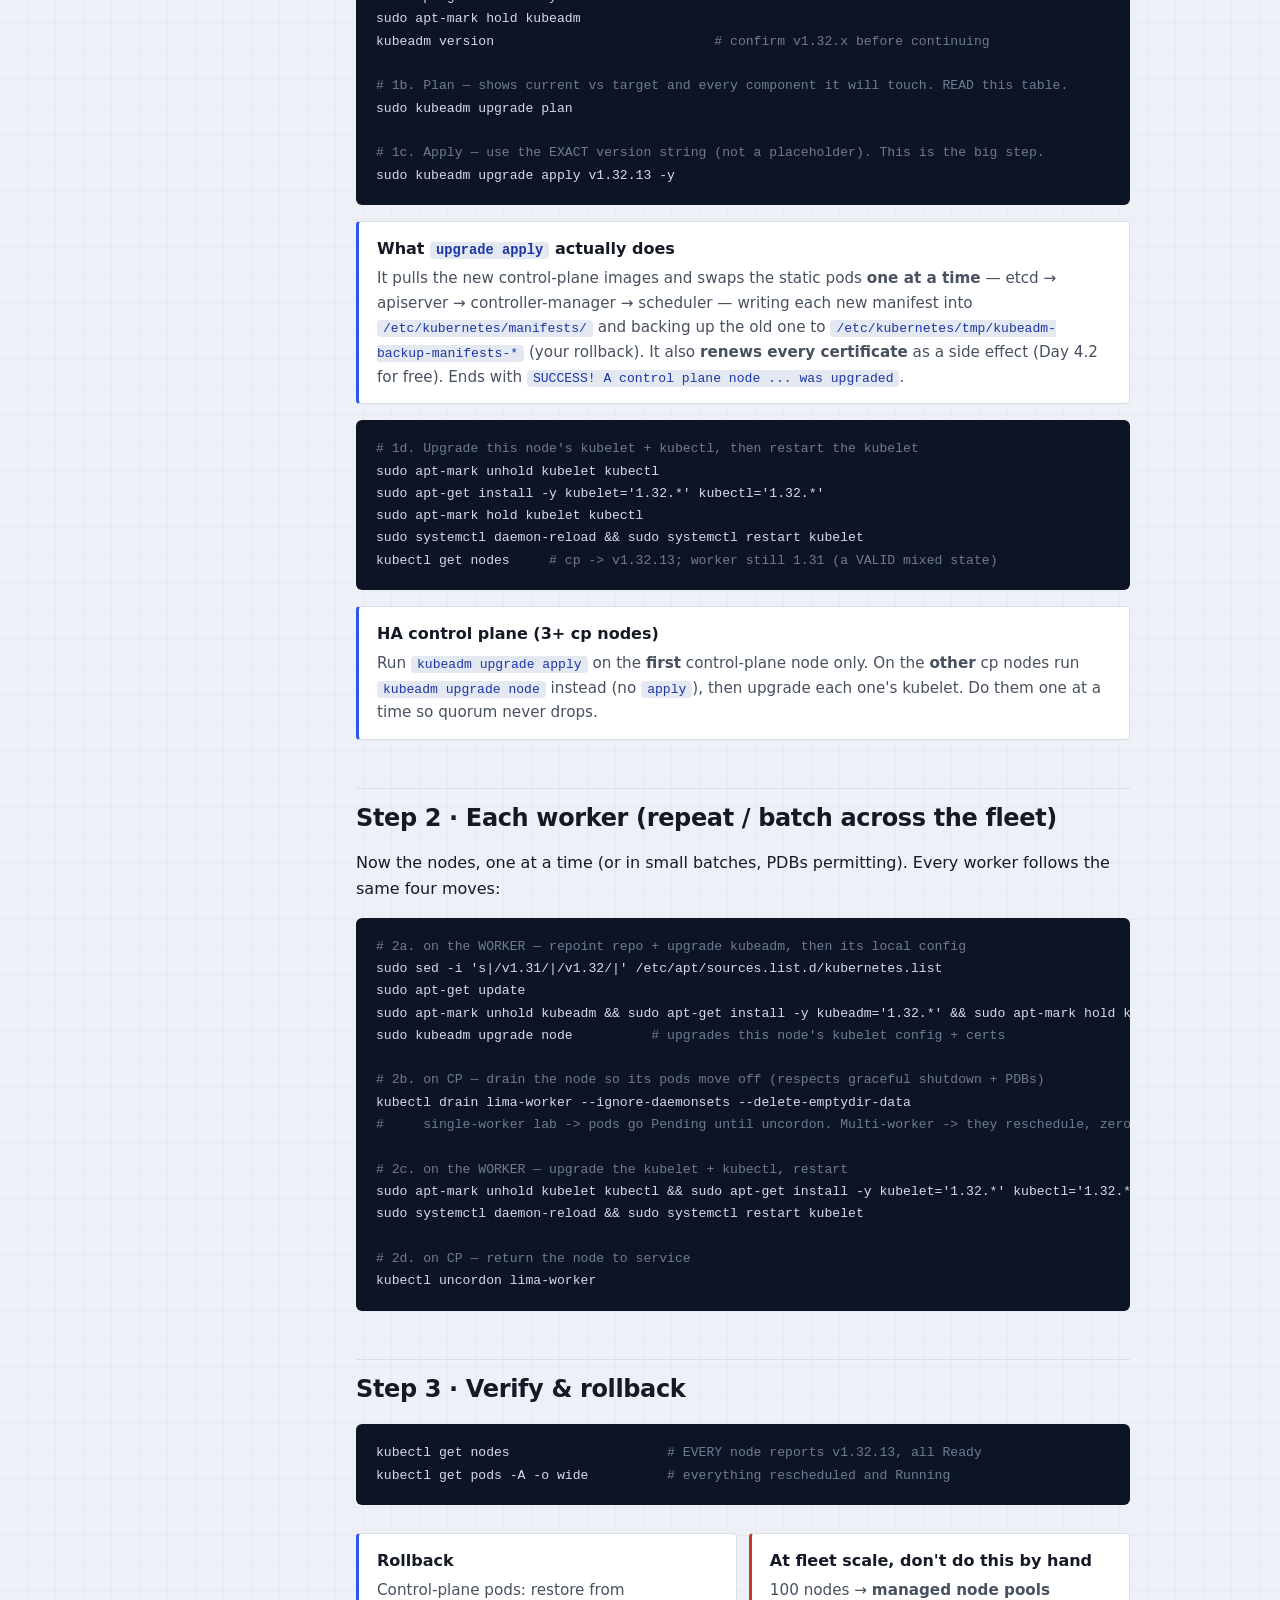
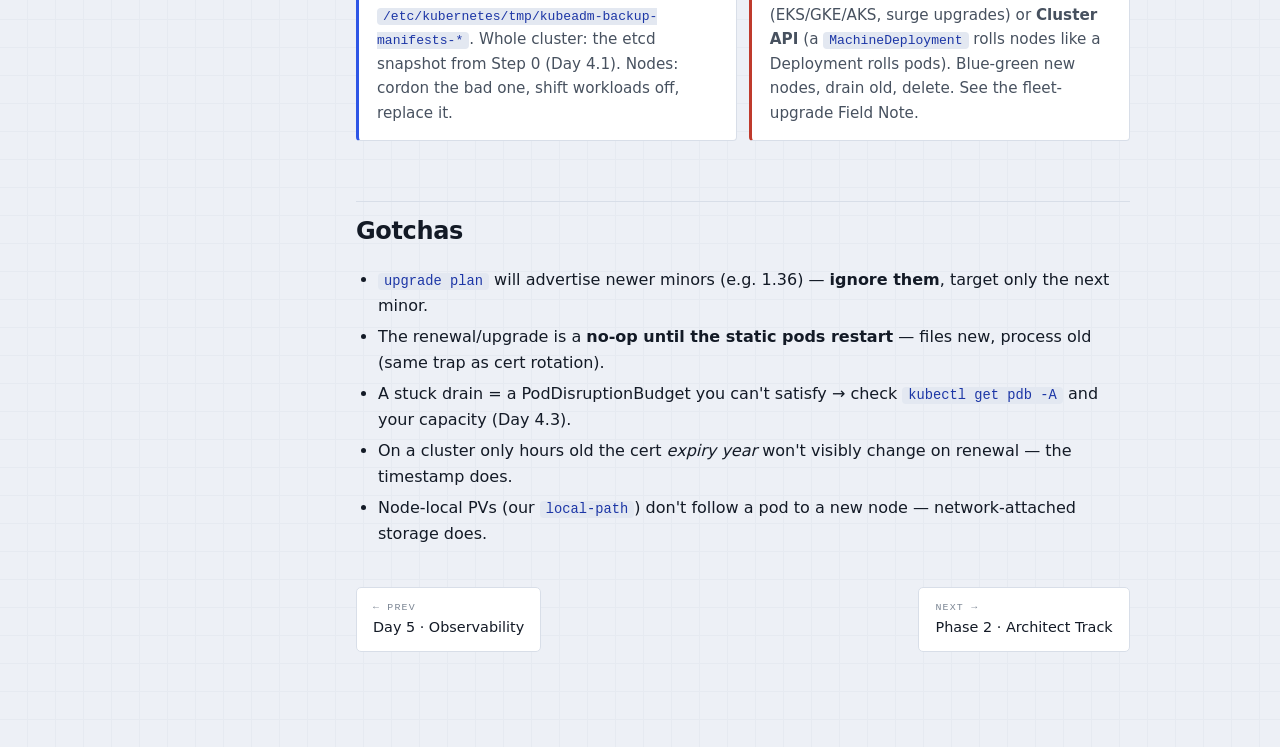
<file: docs/day6.html>
<!DOCTYPE html>
<html lang="en">
<head>
<meta charset="utf-8">
<meta name="viewport" content="width=device-width, initial-scale=1">
<title>Day 6 — Cluster Upgrades</title>
<link rel="stylesheet" href="style.css">
</head>
<body>
<div class="shell">
  <nav class="side">
    <a class="brand" href="index.html"><div class="logo">⎈ K8s Field Manual</div><div class="sub">SRE → Architect</div></a>
    <div class="links">
      <div class="navgroup">Course</div>
      <a class="item" href="index.html"><span class="n">◇</span> Home</a>
      <a class="item" href="setup.html"><span class="n">§</span> Setup</a>
      <a class="item" href="reference.html"><span class="n">▣</span> Reference</a>
      <div class="navgroup">Phase 1 · Foundations</div>
      <a class="item" href="day1.html"><span class="n">D1</span> Substrate &amp; Control Plane <span class="st done"></span></a>
      <a class="item" href="day2.html"><span class="n">D2</span> Networking <span class="st done"></span></a>
      <a class="item" href="day3.html"><span class="n">D3</span> Storage &amp; Lifecycle <span class="st done"></span></a>
      <a class="item" href="day4.html"><span class="n">D4</span> Production Ops <span class="st done"></span></a>
      <a class="item" href="day5.html"><span class="n">D5</span> Observability <span class="st done"></span></a>
      <a class="item active" href="day6.html"><span class="n">D6</span> Cluster Upgrade <span class="st done"></span></a>
      <div class="navgroup">Phase 2 · Architect</div>
      <a class="item" href="architect.html"><span class="n">A</span> Architect Track <span class="st next"></span></a>
      <a class="item" href="a1.html"><span class="n">A1</span> Controller Pattern <span class="st done"></span></a>
    </div>
  </nav>
  <main>
    <div class="content">
      <div class="pagehead"><p class="eyebrow" style="margin:0">Phase 1 · Day 06</p><span class="chip ok">Complete</span></div>
      <h1>Cluster Upgrades</h1>
      <p class="lede">The real, hands-on version of Day 4.3: take this cluster from one minor version to the next — control plane first, then each node — without dropping the workloads.</p>

      <h2>The rules (version skew) — never break these</h2>
      <ul>
        <li><strong>One minor at a time.</strong> 1.31 → 1.32, never 1.31 → 1.33. To go up two minors you upgrade twice.</li>
        <li><strong>Control plane leads, nodes follow.</strong> The API server must be on the new version before any node.</li>
        <li><strong>kubelet may lag the API server by ≤ 3 minors, never lead it.</strong> This is what makes a mixed-version cluster (mid-upgrade) valid.</li>
        <li><strong>Drain before you upgrade a node.</strong> The Day-4.3 drill is literally step one of every node upgrade.</li>
      </ul>

      <h2>Step 0 · Pre-flight (skip these and you get bitten)</h2>
      <p>The upgrade command is the easy part. The failures happen because of what you <em>didn't</em> check first.</p>
      <div class="grid2">
        <div class="card crit"><b>Scan for removed APIs</b><p>Each minor <em>removes</em> old API versions. In a big cluster this silently breaks manifests/charts. Scan first: <code class="inl">pluto detect-all-in-cluster</code> or <code class="inl">kubent</code>, and fix every hit <em>before</em> upgrading. The #1 cause of "the upgrade broke half our services."</p></div>
        <div class="card"><b>Read the release notes</b><p>Skim the target version's changelog for removals, deprecations, and behavioral changes. Two minutes that saves an outage.</p></div>
        <div class="card"><b>Back up etcd</b><p>Day 4.1 — always snapshot before touching the control plane. <code class="inl">etcdctl snapshot save</code> + verify.</p></div>
        <div class="card"><b>Check readiness</b><p>All nodes <code class="inl">Ready</code>, no pods pending, PDBs sane, and enough spare capacity for drains to reschedule (Day 4.3).</p></div>
      </div>
      <pre>sudo cp -r /etc/kubernetes/pki /root/pki-backup-$(date +%s)   <span class="c"># cheap insurance</span>
kubectl -n kube-system exec -i etcd-lima-cp -- etcdctl \
  --endpoints=https://127.0.0.1:2379 --cacert=/etc/kubernetes/pki/etcd/ca.crt \
  --cert=/etc/kubernetes/pki/etcd/server.crt --key=/etc/kubernetes/pki/etcd/server.key \
  snapshot save /var/lib/etcd/pre-upgrade.db &amp;&amp; sudo cp /var/lib/etcd/pre-upgrade.db /root/</pre>

      <h2>Step 1 · Control plane (on cp)</h2>
      <p>Upgrade the <b>kubeadm tool</b> first — it's what drives everything else. Then plan, apply, and finally the kubelet.</p>
      <pre><span class="c"># 1a. Repoint the package repo to the new minor, then upgrade the kubeadm binary</span>
sudo sed -i 's|/v1.31/|/v1.32/|' /etc/apt/sources.list.d/kubernetes.list
sudo apt-get update
apt-cache madison kubeadm | head          <span class="c"># find the exact patch, e.g. 1.32.13-1.1</span>
sudo apt-mark unhold kubeadm
sudo apt-get install -y kubeadm='1.32.*'
sudo apt-mark hold kubeadm
kubeadm version                            <span class="c"># confirm v1.32.x before continuing</span>

<span class="c"># 1b. Plan — shows current vs target and every component it will touch. READ this table.</span>
sudo kubeadm upgrade plan

<span class="c"># 1c. Apply — use the EXACT version string (not a placeholder). This is the big step.</span>
sudo kubeadm upgrade apply v1.32.13 -y</pre>
      <div class="card"><b>What <code class="inl">upgrade apply</code> actually does</b><p>It pulls the new control-plane images and swaps the static pods <b>one at a time</b> — etcd → apiserver → controller-manager → scheduler — writing each new manifest into <code class="inl">/etc/kubernetes/manifests/</code> and backing up the old one to <code class="inl">/etc/kubernetes/tmp/kubeadm-backup-manifests-*</code> (your rollback). It also <b>renews every certificate</b> as a side effect (Day 4.2 for free). Ends with <code class="inl">SUCCESS! A control plane node ... was upgraded</code>.</p></div>
      <pre><span class="c"># 1d. Upgrade this node's kubelet + kubectl, then restart the kubelet</span>
sudo apt-mark unhold kubelet kubectl
sudo apt-get install -y kubelet='1.32.*' kubectl='1.32.*'
sudo apt-mark hold kubelet kubectl
sudo systemctl daemon-reload &amp;&amp; sudo systemctl restart kubelet
kubectl get nodes     <span class="c"># cp -> v1.32.13; worker still 1.31 (a VALID mixed state)</span></pre>
      <div class="card"><b>HA control plane (3+ cp nodes)</b><p>Run <code class="inl">kubeadm upgrade apply</code> on the <b>first</b> control-plane node only. On the <b>other</b> cp nodes run <code class="inl">kubeadm upgrade node</code> instead (no <code class="inl">apply</code>), then upgrade each one's kubelet. Do them one at a time so quorum never drops.</p></div>

      <h2>Step 2 · Each worker (repeat / batch across the fleet)</h2>
      <p>Now the nodes, one at a time (or in small batches, PDBs permitting). Every worker follows the same four moves:</p>
      <pre><span class="c"># 2a. on the WORKER — repoint repo + upgrade kubeadm, then its local config</span>
sudo sed -i 's|/v1.31/|/v1.32/|' /etc/apt/sources.list.d/kubernetes.list
sudo apt-get update
sudo apt-mark unhold kubeadm &amp;&amp; sudo apt-get install -y kubeadm='1.32.*' &amp;&amp; sudo apt-mark hold kubeadm
sudo kubeadm upgrade node          <span class="c"># upgrades this node's kubelet config + certs</span>

<span class="c"># 2b. on CP — drain the node so its pods move off (respects graceful shutdown + PDBs)</span>
kubectl drain lima-worker --ignore-daemonsets --delete-emptydir-data
<span class="c">#     single-worker lab -> pods go Pending until uncordon. Multi-worker -> they reschedule, zero downtime.</span>

<span class="c"># 2c. on the WORKER — upgrade the kubelet + kubectl, restart</span>
sudo apt-mark unhold kubelet kubectl &amp;&amp; sudo apt-get install -y kubelet='1.32.*' kubectl='1.32.*' &amp;&amp; sudo apt-mark hold kubelet kubectl
sudo systemctl daemon-reload &amp;&amp; sudo systemctl restart kubelet

<span class="c"># 2d. on CP — return the node to service</span>
kubectl uncordon lima-worker</pre>

      <h2>Step 3 · Verify &amp; rollback</h2>
      <pre>kubectl get nodes                    <span class="c"># EVERY node reports v1.32.13, all Ready</span>
kubectl get pods -A -o wide          <span class="c"># everything rescheduled and Running</span></pre>
      <div class="grid2">
        <div class="card"><b>Rollback</b><p>Control-plane pods: restore from <code class="inl">/etc/kubernetes/tmp/kubeadm-backup-manifests-*</code>. Whole cluster: the etcd snapshot from Step 0 (Day 4.1). Nodes: cordon the bad one, shift workloads off, replace it.</p></div>
        <div class="card crit"><b>At fleet scale, don't do this by hand</b><p>100 nodes → <b>managed node pools</b> (EKS/GKE/AKS, surge upgrades) or <b>Cluster API</b> (a <code class="inl">MachineDeployment</code> rolls nodes like a Deployment rolls pods). Blue-green new nodes, drain old, delete. See the fleet-upgrade Field Note.</p></div>
      </div>

      <h2>Gotchas</h2>
      <ul>
        <li><code class="inl">upgrade plan</code> will advertise newer minors (e.g. 1.36) — <b>ignore them</b>, target only the next minor.</li>
        <li>The renewal/upgrade is a <b>no-op until the static pods restart</b> — files new, process old (same trap as cert rotation).</li>
        <li>A stuck drain = a PodDisruptionBudget you can't satisfy → check <code class="inl">kubectl get pdb -A</code> and your capacity (Day 4.3).</li>
        <li>On a cluster only hours old the cert <em>expiry year</em> won't visibly change on renewal — the timestamp does.</li>
        <li>Node-local PVs (our <code class="inl">local-path</code>) don't follow a pod to a new node — network-attached storage does.</li>
      </ul>

      <div class="prevnext">
        <a href="day5.html"><span class="lbl">← Prev</span> Day 5 · Observability</a>
        <a href="architect.html"><span class="lbl">Next →</span> Phase 2 · Architect Track</a>
      </div>
    </div>
  </main>
</div>
</body>
</html>
</file>
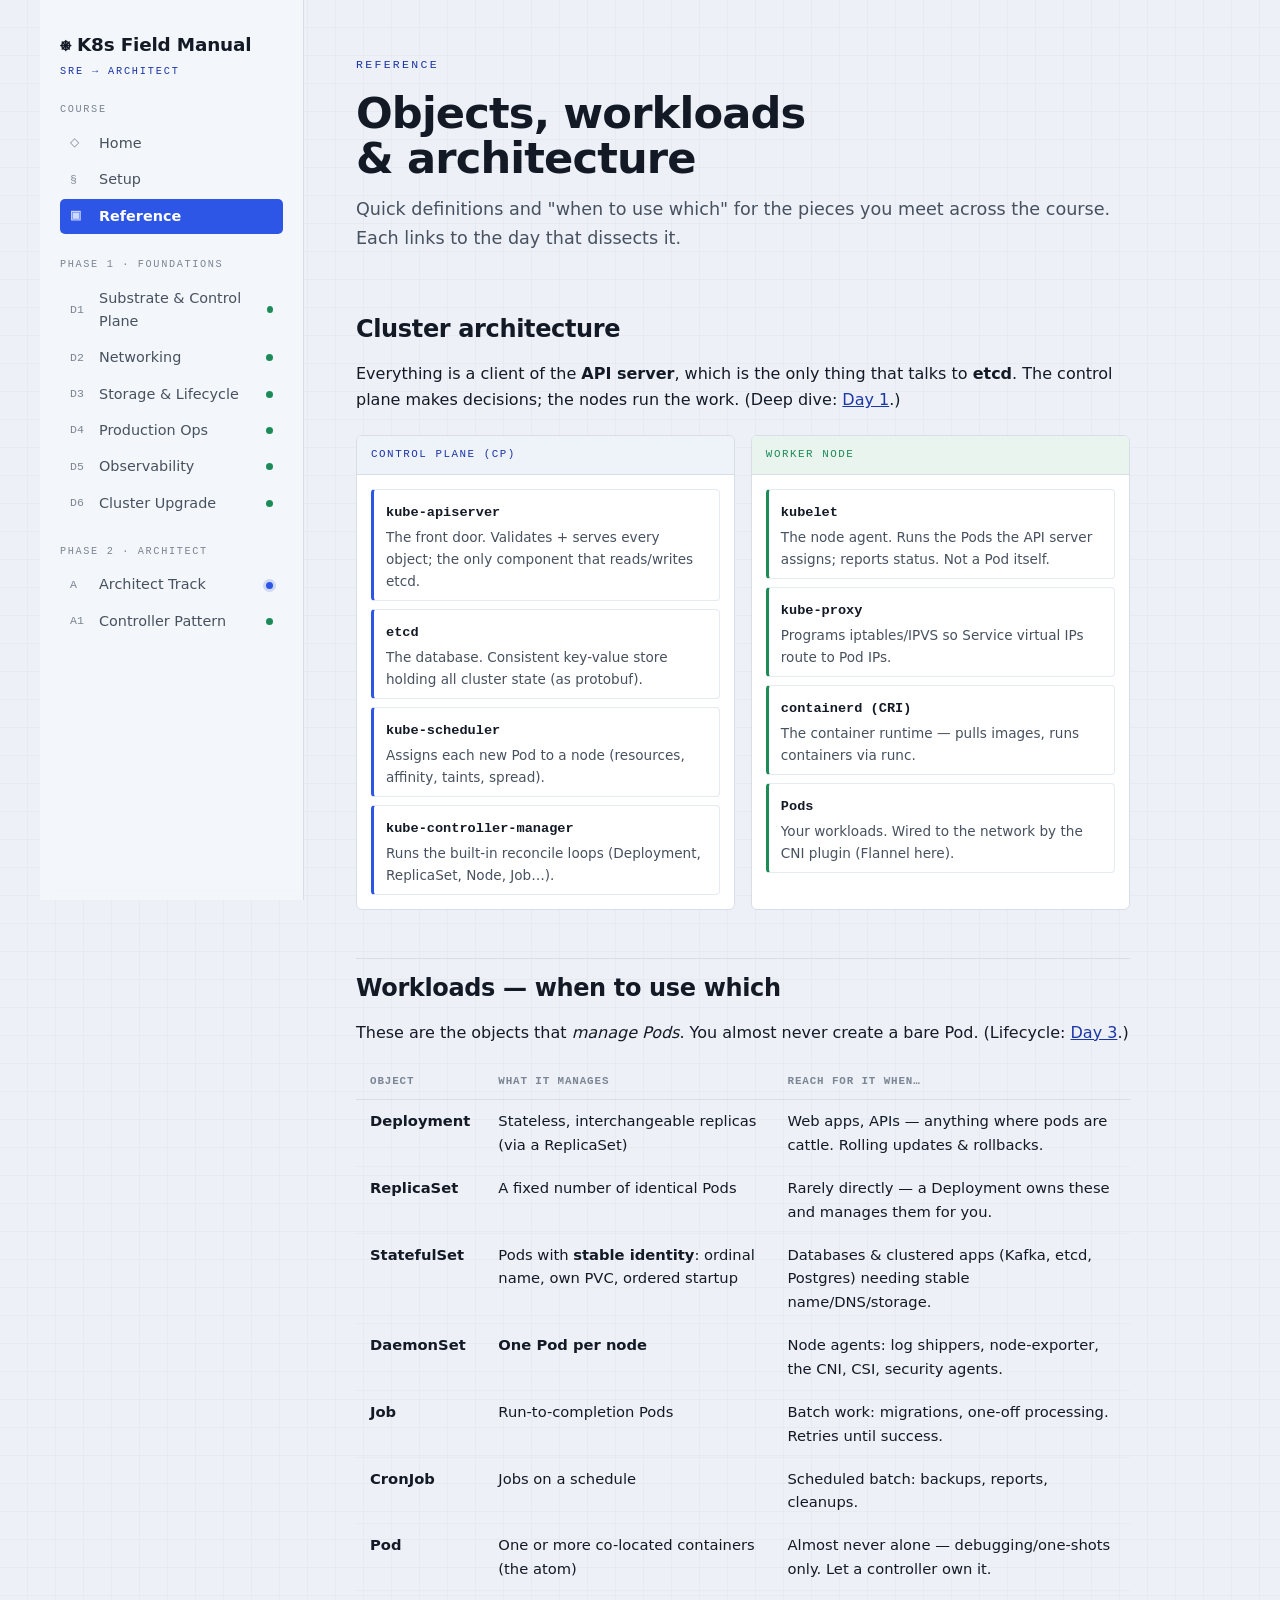
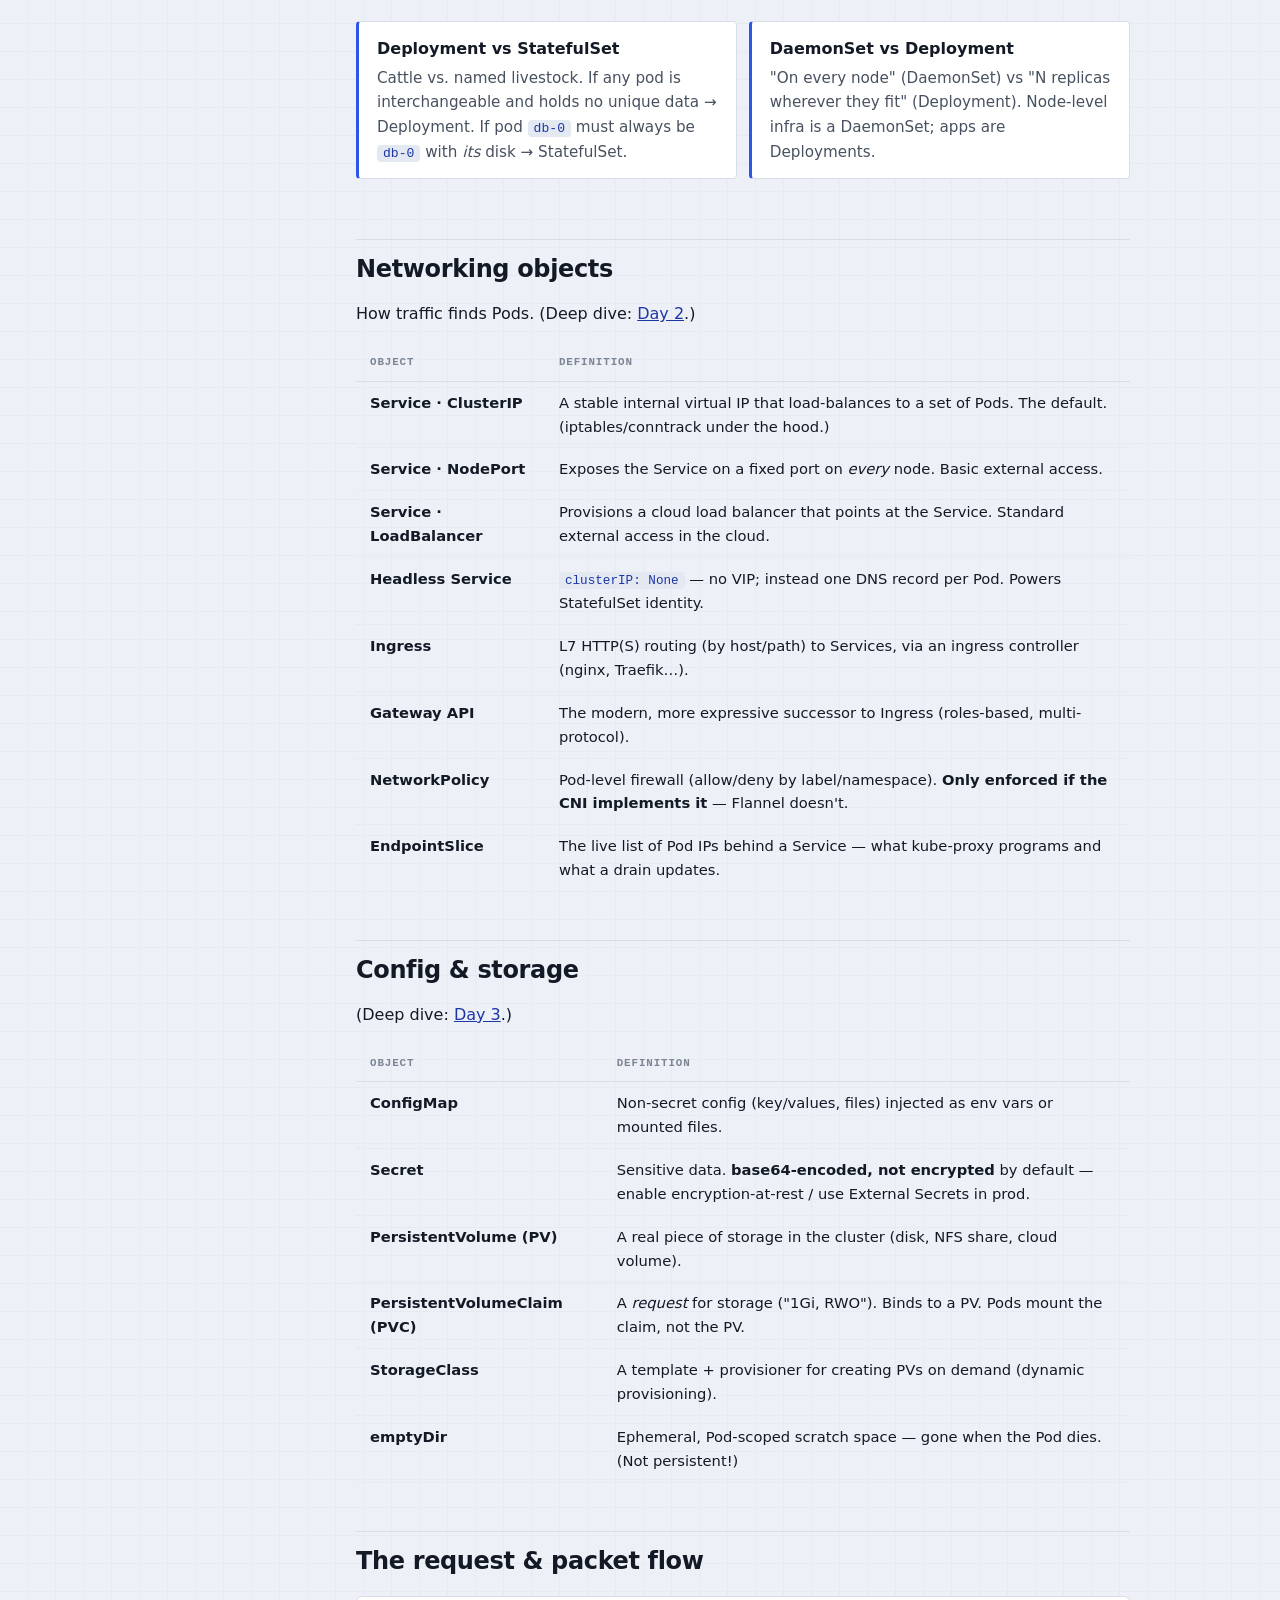
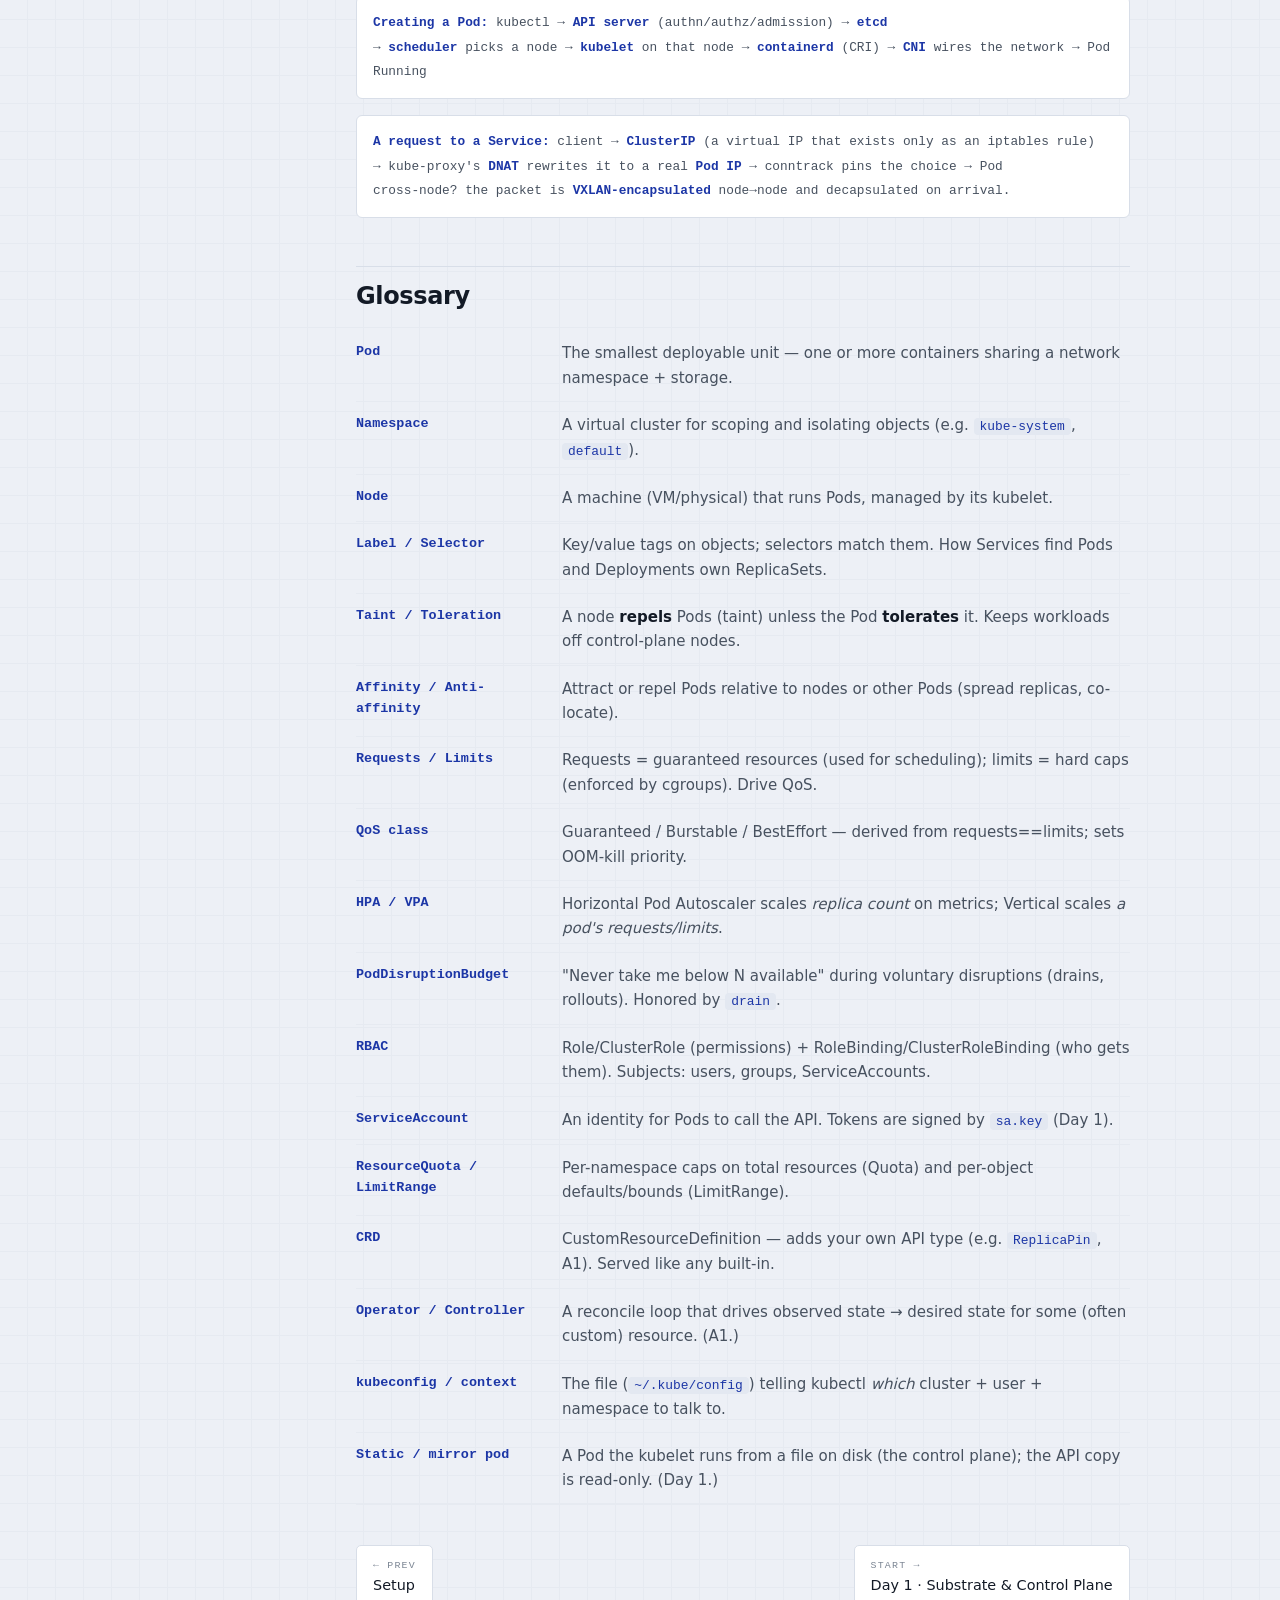
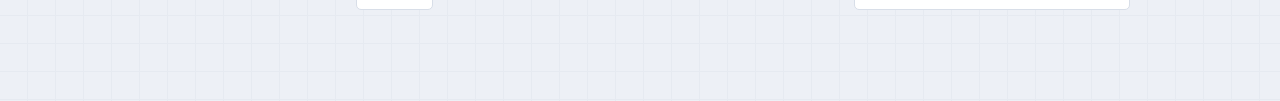
<file: docs/reference.html>
<!DOCTYPE html>
<html lang="en">
<head>
<meta charset="utf-8">
<meta name="viewport" content="width=device-width, initial-scale=1">
<title>Reference — Kubernetes objects, workloads &amp; architecture</title>
<link rel="stylesheet" href="style.css">
</head>
<body>
<div class="shell">
  <nav class="side">
    <a class="brand" href="index.html"><div class="logo">⎈ K8s Field Manual</div><div class="sub">SRE → Architect</div></a>
    <div class="links">
      <div class="navgroup">Course</div>
      <a class="item" href="index.html"><span class="n">◇</span> Home</a>
      <a class="item" href="setup.html"><span class="n">§</span> Setup</a>
      <a class="item active" href="reference.html"><span class="n">▣</span> Reference</a>
      <div class="navgroup">Phase 1 · Foundations</div>
      <a class="item" href="day1.html"><span class="n">D1</span> Substrate &amp; Control Plane <span class="st done"></span></a>
      <a class="item" href="day2.html"><span class="n">D2</span> Networking <span class="st done"></span></a>
      <a class="item" href="day3.html"><span class="n">D3</span> Storage &amp; Lifecycle <span class="st done"></span></a>
      <a class="item" href="day4.html"><span class="n">D4</span> Production Ops <span class="st done"></span></a>
      <a class="item" href="day5.html"><span class="n">D5</span> Observability <span class="st done"></span></a>
      <a class="item" href="day6.html"><span class="n">D6</span> Cluster Upgrade <span class="st done"></span></a>
      <div class="navgroup">Phase 2 · Architect</div>
      <a class="item" href="architect.html"><span class="n">A</span> Architect Track <span class="st next"></span></a>
      <a class="item" href="a1.html"><span class="n">A1</span> Controller Pattern <span class="st done"></span></a>
    </div>
  </nav>
  <main>
    <div class="content">
      <p class="eyebrow">Reference</p>
      <h1>Objects, workloads &amp; architecture</h1>
      <p class="lede">Quick definitions and "when to use which" for the pieces you meet across the course. Each links to the day that dissects it.</p>

      <h2>Cluster architecture</h2>
      <p>Everything is a client of the <b>API server</b>, which is the only thing that talks to <b>etcd</b>. The control plane makes decisions; the nodes run the work. (Deep dive: <a href="day1.html">Day 1</a>.)</p>
      <div class="arch">
        <div class="plane">
          <div class="plane-h">Control plane (cp)</div>
          <div class="comps">
            <div class="comp"><b>kube-apiserver</b><span>The front door. Validates + serves every object; the only component that reads/writes etcd.</span></div>
            <div class="comp"><b>etcd</b><span>The database. Consistent key-value store holding all cluster state (as protobuf).</span></div>
            <div class="comp"><b>kube-scheduler</b><span>Assigns each new Pod to a node (resources, affinity, taints, spread).</span></div>
            <div class="comp"><b>kube-controller-manager</b><span>Runs the built-in reconcile loops (Deployment, ReplicaSet, Node, Job…).</span></div>
          </div>
        </div>
        <div class="plane node">
          <div class="plane-h">Worker node</div>
          <div class="comps">
            <div class="comp"><b>kubelet</b><span>The node agent. Runs the Pods the API server assigns; reports status. Not a Pod itself.</span></div>
            <div class="comp"><b>kube-proxy</b><span>Programs iptables/IPVS so Service virtual IPs route to Pod IPs.</span></div>
            <div class="comp"><b>containerd (CRI)</b><span>The container runtime — pulls images, runs containers via runc.</span></div>
            <div class="comp"><b>Pods</b><span>Your workloads. Wired to the network by the CNI plugin (Flannel here).</span></div>
          </div>
        </div>
      </div>

      <h2>Workloads — when to use which</h2>
      <p>These are the objects that <em>manage Pods</em>. You almost never create a bare Pod. (Lifecycle: <a href="day3.html">Day 3</a>.)</p>
      <div class="twrap"><table>
        <thead><tr><th>Object</th><th>What it manages</th><th>Reach for it when…</th></tr></thead>
        <tbody>
          <tr><td><b>Deployment</b></td><td>Stateless, interchangeable replicas (via a ReplicaSet)</td><td>Web apps, APIs — anything where pods are cattle. Rolling updates &amp; rollbacks.</td></tr>
          <tr><td><b>ReplicaSet</b></td><td>A fixed number of identical Pods</td><td>Rarely directly — a Deployment owns these and manages them for you.</td></tr>
          <tr><td><b>StatefulSet</b></td><td>Pods with <b>stable identity</b>: ordinal name, own PVC, ordered startup</td><td>Databases &amp; clustered apps (Kafka, etcd, Postgres) needing stable name/DNS/storage.</td></tr>
          <tr><td><b>DaemonSet</b></td><td><b>One Pod per node</b></td><td>Node agents: log shippers, node-exporter, the CNI, CSI, security agents.</td></tr>
          <tr><td><b>Job</b></td><td>Run-to-completion Pods</td><td>Batch work: migrations, one-off processing. Retries until success.</td></tr>
          <tr><td><b>CronJob</b></td><td>Jobs on a schedule</td><td>Scheduled batch: backups, reports, cleanups.</td></tr>
          <tr><td><b>Pod</b></td><td>One or more co-located containers (the atom)</td><td>Almost never alone — debugging/one-shots only. Let a controller own it.</td></tr>
        </tbody>
      </table></div>
      <div class="grid2">
        <div class="card"><b>Deployment vs StatefulSet</b><p>Cattle vs. named livestock. If any pod is interchangeable and holds no unique data → Deployment. If pod <code class="inl">db-0</code> must always be <code class="inl">db-0</code> with <em>its</em> disk → StatefulSet.</p></div>
        <div class="card"><b>DaemonSet vs Deployment</b><p>"On every node" (DaemonSet) vs "N replicas wherever they fit" (Deployment). Node-level infra is a DaemonSet; apps are Deployments.</p></div>
      </div>

      <h2>Networking objects</h2>
      <p>How traffic finds Pods. (Deep dive: <a href="day2.html">Day 2</a>.)</p>
      <div class="twrap"><table>
        <thead><tr><th>Object</th><th>Definition</th></tr></thead>
        <tbody>
          <tr><td><b>Service · ClusterIP</b></td><td>A stable internal virtual IP that load-balances to a set of Pods. The default. (iptables/conntrack under the hood.)</td></tr>
          <tr><td><b>Service · NodePort</b></td><td>Exposes the Service on a fixed port on <em>every</em> node. Basic external access.</td></tr>
          <tr><td><b>Service · LoadBalancer</b></td><td>Provisions a cloud load balancer that points at the Service. Standard external access in the cloud.</td></tr>
          <tr><td><b>Headless Service</b></td><td><code class="inl">clusterIP: None</code> — no VIP; instead one DNS record per Pod. Powers StatefulSet identity.</td></tr>
          <tr><td><b>Ingress</b></td><td>L7 HTTP(S) routing (by host/path) to Services, via an ingress controller (nginx, Traefik…).</td></tr>
          <tr><td><b>Gateway API</b></td><td>The modern, more expressive successor to Ingress (roles-based, multi-protocol).</td></tr>
          <tr><td><b>NetworkPolicy</b></td><td>Pod-level firewall (allow/deny by label/namespace). <b>Only enforced if the CNI implements it</b> — Flannel doesn't.</td></tr>
          <tr><td><b>EndpointSlice</b></td><td>The live list of Pod IPs behind a Service — what kube-proxy programs and what a drain updates.</td></tr>
        </tbody>
      </table></div>

      <h2>Config &amp; storage</h2>
      <p>(Deep dive: <a href="day3.html">Day 3</a>.)</p>
      <div class="twrap"><table>
        <thead><tr><th>Object</th><th>Definition</th></tr></thead>
        <tbody>
          <tr><td><b>ConfigMap</b></td><td>Non-secret config (key/values, files) injected as env vars or mounted files.</td></tr>
          <tr><td><b>Secret</b></td><td>Sensitive data. <b>base64-encoded, not encrypted</b> by default — enable encryption-at-rest / use External Secrets in prod.</td></tr>
          <tr><td><b>PersistentVolume (PV)</b></td><td>A real piece of storage in the cluster (disk, NFS share, cloud volume).</td></tr>
          <tr><td><b>PersistentVolumeClaim (PVC)</b></td><td>A <em>request</em> for storage ("1Gi, RWO"). Binds to a PV. Pods mount the claim, not the PV.</td></tr>
          <tr><td><b>StorageClass</b></td><td>A template + provisioner for creating PVs on demand (dynamic provisioning).</td></tr>
          <tr><td><b>emptyDir</b></td><td>Ephemeral, Pod-scoped scratch space — gone when the Pod dies. (Not persistent!)</td></tr>
        </tbody>
      </table></div>

      <h2>The request &amp; packet flow</h2>
      <div class="flow"><b>Creating a Pod:</b>  kubectl → <b>API server</b> (authn/authz/admission) → <b>etcd</b><br>
      → <b>scheduler</b> picks a node → <b>kubelet</b> on that node → <b>containerd</b> (CRI) → <b>CNI</b> wires the network → Pod Running</div>
      <div class="flow"><b>A request to a Service:</b>  client → <b>ClusterIP</b> (a virtual IP that exists only as an iptables rule)<br>
      → kube-proxy's <b>DNAT</b> rewrites it to a real <b>Pod IP</b> → conntrack pins the choice → Pod<br>
      cross-node? the packet is <b>VXLAN-encapsulated</b> node→node and decapsulated on arrival.</div>

      <h2>Glossary</h2>
      <div class="defs">
        <div class="def"><div class="t">Pod</div><div class="d">The smallest deployable unit — one or more containers sharing a network namespace + storage.</div></div>
        <div class="def"><div class="t">Namespace</div><div class="d">A virtual cluster for scoping and isolating objects (e.g. <code class="inl">kube-system</code>, <code class="inl">default</code>).</div></div>
        <div class="def"><div class="t">Node</div><div class="d">A machine (VM/physical) that runs Pods, managed by its kubelet.</div></div>
        <div class="def"><div class="t">Label / Selector</div><div class="d">Key/value tags on objects; selectors match them. How Services find Pods and Deployments own ReplicaSets.</div></div>
        <div class="def"><div class="t">Taint / Toleration</div><div class="d">A node <b>repels</b> Pods (taint) unless the Pod <b>tolerates</b> it. Keeps workloads off control-plane nodes.</div></div>
        <div class="def"><div class="t">Affinity / Anti-affinity</div><div class="d">Attract or repel Pods relative to nodes or other Pods (spread replicas, co-locate).</div></div>
        <div class="def"><div class="t">Requests / Limits</div><div class="d">Requests = guaranteed resources (used for scheduling); limits = hard caps (enforced by cgroups). Drive QoS.</div></div>
        <div class="def"><div class="t">QoS class</div><div class="d">Guaranteed / Burstable / BestEffort — derived from requests==limits; sets OOM-kill priority.</div></div>
        <div class="def"><div class="t">HPA / VPA</div><div class="d">Horizontal Pod Autoscaler scales <em>replica count</em> on metrics; Vertical scales <em>a pod's requests/limits</em>.</div></div>
        <div class="def"><div class="t">PodDisruptionBudget</div><div class="d">"Never take me below N available" during voluntary disruptions (drains, rollouts). Honored by <code class="inl">drain</code>.</div></div>
        <div class="def"><div class="t">RBAC</div><div class="d">Role/ClusterRole (permissions) + RoleBinding/ClusterRoleBinding (who gets them). Subjects: users, groups, ServiceAccounts.</div></div>
        <div class="def"><div class="t">ServiceAccount</div><div class="d">An identity for Pods to call the API. Tokens are signed by <code class="inl">sa.key</code> (Day 1).</div></div>
        <div class="def"><div class="t">ResourceQuota / LimitRange</div><div class="d">Per-namespace caps on total resources (Quota) and per-object defaults/bounds (LimitRange).</div></div>
        <div class="def"><div class="t">CRD</div><div class="d">CustomResourceDefinition — adds your own API type (e.g. <code class="inl">ReplicaPin</code>, A1). Served like any built-in.</div></div>
        <div class="def"><div class="t">Operator / Controller</div><div class="d">A reconcile loop that drives observed state → desired state for some (often custom) resource. (A1.)</div></div>
        <div class="def"><div class="t">kubeconfig / context</div><div class="d">The file (<code class="inl">~/.kube/config</code>) telling kubectl <em>which</em> cluster + user + namespace to talk to.</div></div>
        <div class="def"><div class="t">Static / mirror pod</div><div class="d">A Pod the kubelet runs from a file on disk (the control plane); the API copy is read-only. (Day 1.)</div></div>
      </div>

      <div class="prevnext">
        <a href="setup.html"><span class="lbl">← Prev</span> Setup</a>
        <a href="day1.html"><span class="lbl">Start →</span> Day 1 · Substrate &amp; Control Plane</a>
      </div>
    </div>
  </main>
</div>
</body>
</html>
</file>
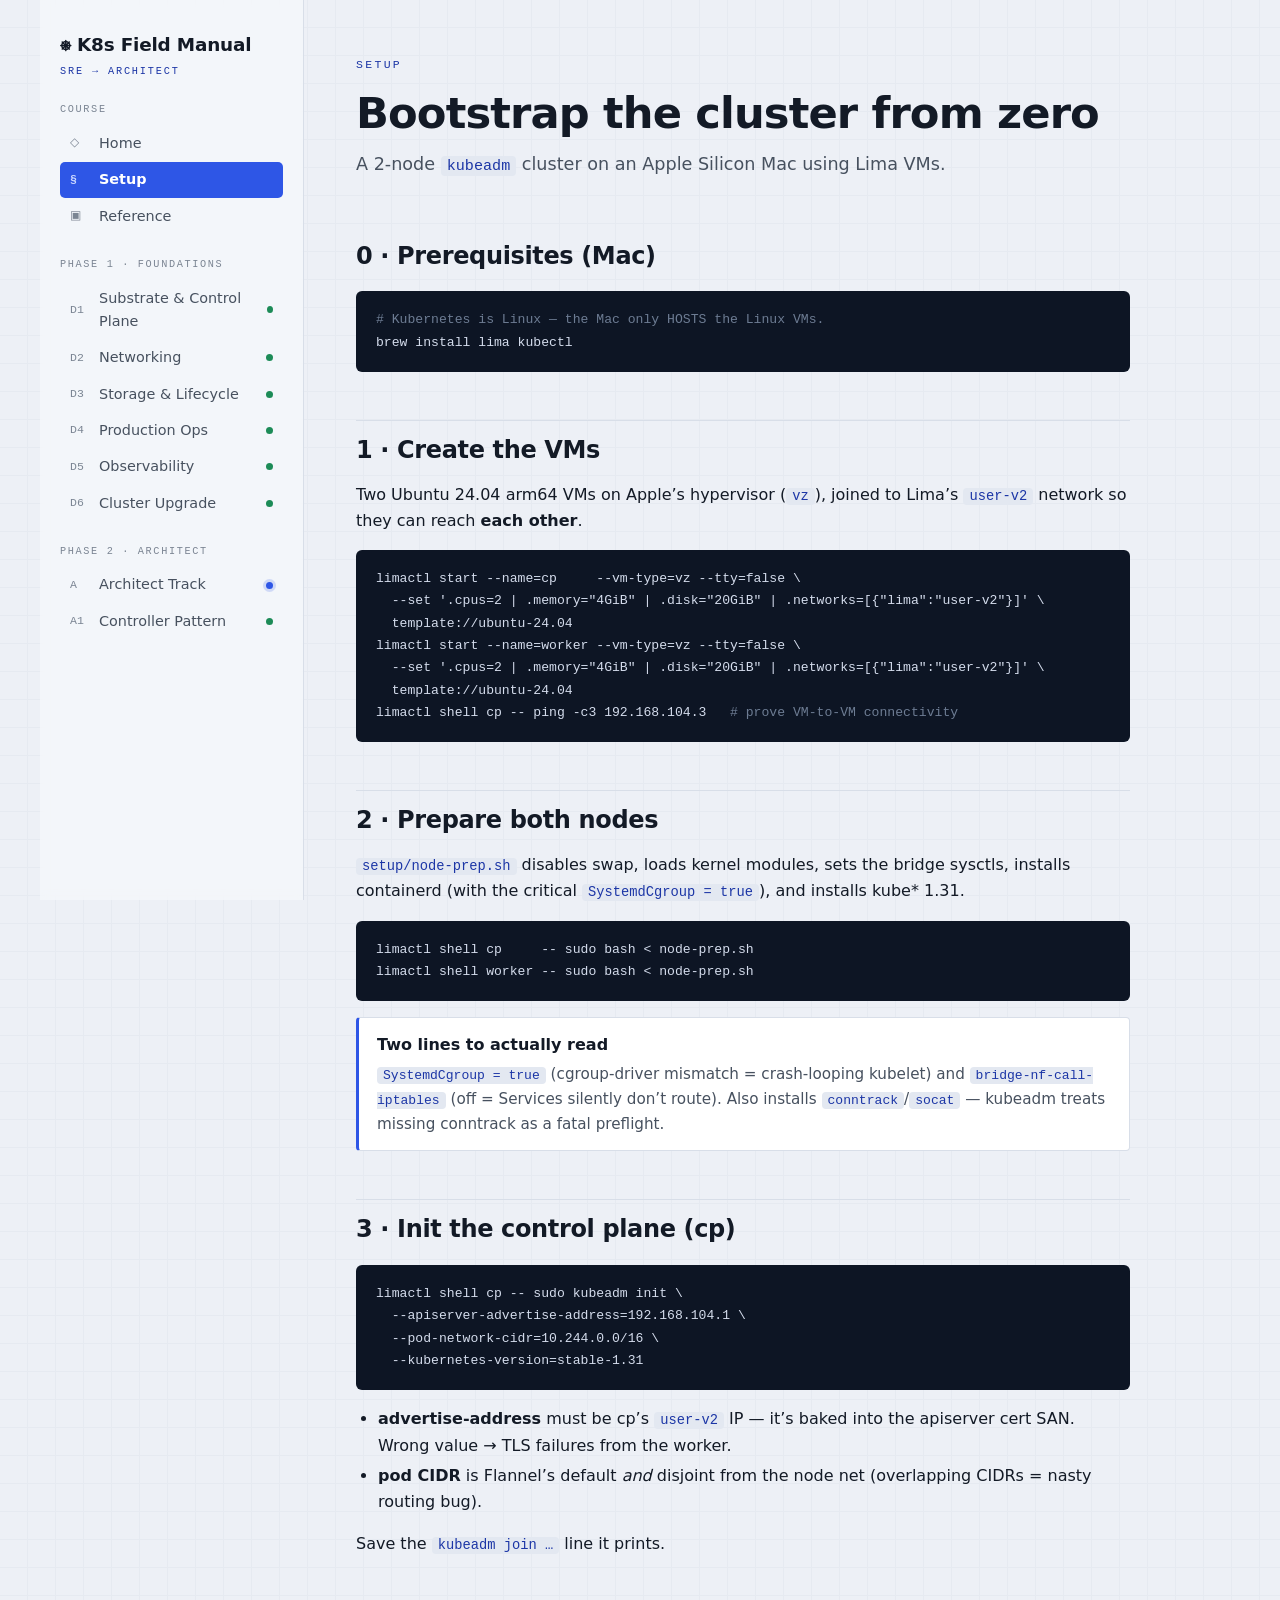
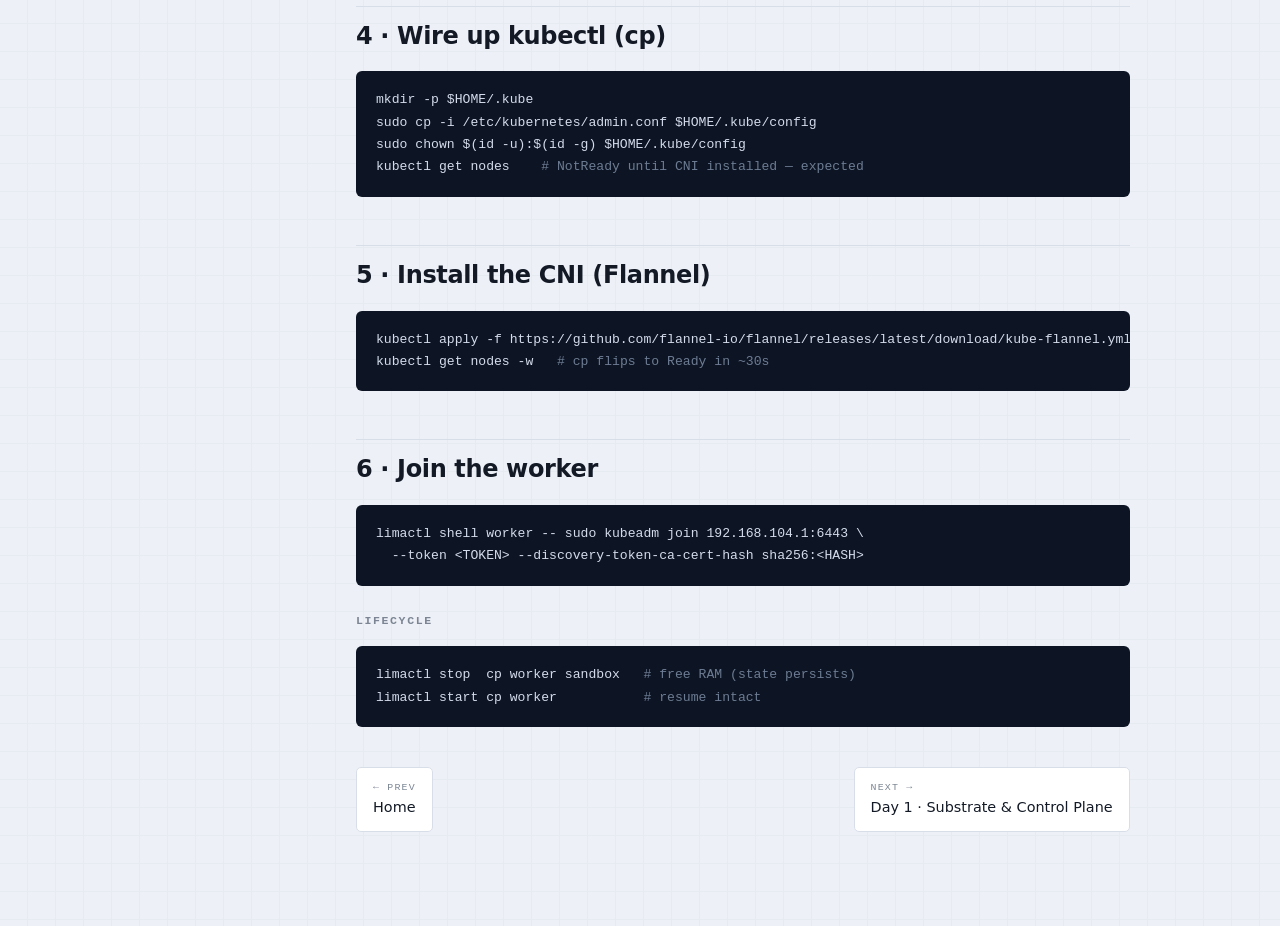
<file: docs/setup.html>
<!DOCTYPE html>
<html lang="en">
<head>
<meta charset="utf-8">
<meta name="viewport" content="width=device-width, initial-scale=1">
<title>Setup — Bootstrap the cluster</title>
<link rel="stylesheet" href="style.css">
</head>
<body>
<div class="shell">
  <nav class="side">
    <a class="brand" href="index.html"><div class="logo">⎈ K8s Field Manual</div><div class="sub">SRE → Architect</div></a>
    <div class="links">
      <div class="navgroup">Course</div>
      <a class="item" href="index.html"><span class="n">◇</span> Home</a>
      <a class="item active" href="setup.html"><span class="n">§</span> Setup</a>
      <a class="item" href="reference.html"><span class="n">▣</span> Reference</a>
      <div class="navgroup">Phase 1 · Foundations</div>
      <a class="item" href="day1.html"><span class="n">D1</span> Substrate &amp; Control Plane <span class="st done"></span></a>
      <a class="item" href="day2.html"><span class="n">D2</span> Networking <span class="st done"></span></a>
      <a class="item" href="day3.html"><span class="n">D3</span> Storage &amp; Lifecycle <span class="st done"></span></a>
      <a class="item" href="day4.html"><span class="n">D4</span> Production Ops <span class="st done"></span></a>
      <a class="item" href="day5.html"><span class="n">D5</span> Observability <span class="st done"></span></a>
      <a class="item" href="day6.html"><span class="n">D6</span> Cluster Upgrade <span class="st done"></span></a>
      <div class="navgroup">Phase 2 · Architect</div>
      <a class="item" href="architect.html"><span class="n">A</span> Architect Track <span class="st next"></span></a>
      <a class="item" href="a1.html"><span class="n">A1</span> Controller Pattern <span class="st done"></span></a>
    </div>
  </nav>
  <main>
    <div class="content">
      <p class="eyebrow">Setup</p>
      <h1>Bootstrap the cluster from zero</h1>
      <p class="lede">A 2-node <code class="inl">kubeadm</code> cluster on an Apple Silicon Mac using Lima VMs.</p>

      <h2>0 · Prerequisites (Mac)</h2>
      <pre><span class="c"># Kubernetes is Linux — the Mac only HOSTS the Linux VMs.</span>
brew install lima kubectl</pre>

      <h2>1 · Create the VMs</h2>
      <p>Two Ubuntu 24.04 arm64 VMs on Apple’s hypervisor (<code class="inl">vz</code>), joined to Lima’s <code class="inl">user-v2</code> network so they can reach <strong>each other</strong>.</p>
      <pre>limactl start --name=cp     --vm-type=vz --tty=false \
  --set '.cpus=2 | .memory="4GiB" | .disk="20GiB" | .networks=[{"lima":"user-v2"}]' \
  template://ubuntu-24.04
limactl start --name=worker --vm-type=vz --tty=false \
  --set '.cpus=2 | .memory="4GiB" | .disk="20GiB" | .networks=[{"lima":"user-v2"}]' \
  template://ubuntu-24.04
limactl shell cp -- ping -c3 192.168.104.3   <span class="c"># prove VM-to-VM connectivity</span></pre>

      <h2>2 · Prepare both nodes</h2>
      <p><code class="inl">setup/node-prep.sh</code> disables swap, loads kernel modules, sets the bridge sysctls, installs containerd (with the critical <code class="inl">SystemdCgroup = true</code>), and installs kube* 1.31.</p>
      <pre>limactl shell cp     -- sudo bash &lt; node-prep.sh
limactl shell worker -- sudo bash &lt; node-prep.sh</pre>
      <div class="card"><b>Two lines to actually read</b><p><code class="inl">SystemdCgroup = true</code> (cgroup-driver mismatch = crash-looping kubelet) and <code class="inl">bridge-nf-call-iptables</code> (off = Services silently don’t route). Also installs <code class="inl">conntrack</code>/<code class="inl">socat</code> — kubeadm treats missing conntrack as a fatal preflight.</p></div>

      <h2>3 · Init the control plane (cp)</h2>
      <pre>limactl shell cp -- sudo kubeadm init \
  --apiserver-advertise-address=192.168.104.1 \
  --pod-network-cidr=10.244.0.0/16 \
  --kubernetes-version=stable-1.31</pre>
      <ul>
        <li><strong>advertise-address</strong> must be cp’s <code class="inl">user-v2</code> IP — it’s baked into the apiserver cert SAN. Wrong value → TLS failures from the worker.</li>
        <li><strong>pod CIDR</strong> is Flannel’s default <em>and</em> disjoint from the node net (overlapping CIDRs = nasty routing bug).</li>
      </ul>
      <p>Save the <code class="inl">kubeadm join …</code> line it prints.</p>

      <h2>4 · Wire up kubectl (cp)</h2>
      <pre>mkdir -p $HOME/.kube
sudo cp -i /etc/kubernetes/admin.conf $HOME/.kube/config
sudo chown $(id -u):$(id -g) $HOME/.kube/config
kubectl get nodes    <span class="c"># NotReady until CNI installed — expected</span></pre>

      <h2>5 · Install the CNI (Flannel)</h2>
      <pre>kubectl apply -f https://github.com/flannel-io/flannel/releases/latest/download/kube-flannel.yml
kubectl get nodes -w   <span class="c"># cp flips to Ready in ~30s</span></pre>

      <h2>6 · Join the worker</h2>
      <pre>limactl shell worker -- sudo kubeadm join 192.168.104.1:6443 \
  --token &lt;TOKEN&gt; --discovery-token-ca-cert-hash sha256:&lt;HASH&gt;</pre>

      <h4 class="sub">Lifecycle</h4>
      <pre>limactl stop  cp worker sandbox   <span class="c"># free RAM (state persists)</span>
limactl start cp worker           <span class="c"># resume intact</span></pre>

      <div class="prevnext">
        <a href="index.html"><span class="lbl">← Prev</span> Home</a>
        <a href="day1.html"><span class="lbl">Next →</span> Day 1 · Substrate &amp; Control Plane</a>
      </div>
    </div>
  </main>
</div>
</body>
</html>
</file>
<file: docs/style.css>
/* Kubernetes SRE Field Manual — shared styles for the static site */
:root {
  --paper: #EDF0F6;
  --ground: #F6F8FB;
  --surface: #FFFFFF;
  --ink: #131A26;
  --ink-2: #47515F;
  --ink-3: #7B8593;
  --line: #D8DEE8;
  --line-soft: #E6EAF1;
  --accent: #2E56E6;
  --accent-deep: #1C36A6;
  --ok: #1C8B57;
  --ok-bg: #E4F3EB;
  --warn: #B0751A;
  --crit: #BF3A2C;
  --crit-bg: #F7E5E2;
  --code-bg: #0D1524;
  --code-ink: #D4DCEC;
  --code-dim: #6D7C93;
  --code-blue: #83B0FF;
  --code-green: #7FD69F;
  --mono: ui-monospace, "SF Mono", "JetBrains Mono", "Menlo", "Consolas", monospace;
  --sans: -apple-system, BlinkMacSystemFont, "Segoe UI", "Helvetica Neue", system-ui, sans-serif;
}
* { box-sizing: border-box; }
html { scroll-behavior: smooth; }
body {
  margin: 0;
  background-color: var(--paper);
  background-image:
    linear-gradient(var(--line-soft) 1px, transparent 1px),
    linear-gradient(90deg, var(--line-soft) 1px, transparent 1px);
  background-size: 28px 28px;
  background-position: -1px -1px;
  color: var(--ink);
  font-family: var(--sans);
  font-size: 16px;
  line-height: 1.62;
  -webkit-font-smoothing: antialiased;
}

/* ---- Shell: sidebar + content ---- */
.shell { display: grid; grid-template-columns: 264px minmax(0, 1fr); max-width: 1200px; margin: 0 auto; }
nav.side {
  position: sticky; top: 0; align-self: start; height: 100vh; overflow-y: auto;
  padding: 30px 20px 40px; border-right: 1px solid var(--line);
  background: rgba(246,248,251,0.72); backdrop-filter: blur(4px);
}
nav.side .brand { display: block; text-decoration: none; margin-bottom: 8px; }
nav.side .brand .logo { font-size: 1.15rem; font-weight: 800; letter-spacing: -0.01em; color: var(--ink); }
nav.side .brand .sub { font-family: var(--mono); font-size: 0.64rem; letter-spacing: 0.18em; text-transform: uppercase; color: var(--accent-deep); margin-top: 3px; }
nav.side .navgroup { font-family: var(--mono); font-size: 0.64rem; letter-spacing: 0.16em; text-transform: uppercase; color: var(--ink-3); margin: 22px 0 8px; }
nav.side a.item {
  display: flex; align-items: center; gap: 9px; text-decoration: none; color: var(--ink-2);
  font-size: 0.9rem; padding: 6px 10px; border-radius: 5px; margin: 1px 0;
}
nav.side a.item:hover { background: #E7ECF6; color: var(--ink); }
nav.side a.item.active { background: var(--accent); color: #fff; font-weight: 600; }
nav.side a.item .n { font-family: var(--mono); font-size: 0.72rem; color: var(--ink-3); min-width: 20px; }
nav.side a.item.active .n { color: #cdd9ff; }
nav.side a.item .st { margin-left: auto; width: 7px; height: 7px; border-radius: 50%; }
nav.side a.item .st.done { background: var(--ok); }
nav.side a.item .st.next { background: var(--accent); box-shadow: 0 0 0 3px rgba(46,86,230,0.18); }
nav.side a.item.active .st.next { background: #fff; box-shadow: none; }
nav.side a.item .st.todo { border: 1.5px solid var(--ink-3); }

main { padding: 56px 52px 96px; min-width: 0; }
.content { max-width: 76ch; }

/* ---- Typography ---- */
.eyebrow { font-family: var(--mono); font-size: 0.72rem; letter-spacing: 0.2em; text-transform: uppercase; color: var(--accent-deep); margin: 0 0 16px; }
h1 { font-size: clamp(2rem, 4vw, 2.7rem); line-height: 1.05; letter-spacing: -0.02em; font-weight: 800; margin: 0 0 14px; text-wrap: balance; }
.lede { font-size: 1.1rem; color: var(--ink-2); margin: 0 0 8px; }
h2 { font-size: 1.5rem; letter-spacing: -0.015em; margin: 48px 0 6px; font-weight: 750; text-wrap: balance; padding-top: 10px; border-top: 1px solid var(--line); }
h2:first-of-type { border-top: none; }
h3 { font-size: 1.08rem; margin: 30px 0 8px; font-weight: 700; }
h4.sub { font-family: var(--mono); font-size: 0.72rem; letter-spacing: 0.14em; text-transform: uppercase; color: var(--ink-3); margin: 26px 0 10px; font-weight: 600; }
p { margin: 12px 0; }
a { color: var(--accent-deep); }
strong { font-weight: 700; }
ul, ol { padding-left: 22px; }
li { margin: 5px 0; }

/* ---- Code ---- */
pre { background: var(--code-bg); color: var(--code-ink); font-family: var(--mono); font-size: 0.82rem; line-height: 1.7; padding: 18px 20px; border-radius: 6px; overflow-x: auto; margin: 16px 0; }
pre .c { color: var(--code-dim); }
pre .g { color: var(--code-green); }
pre .b { color: var(--code-blue); }
code.inl { font-family: var(--mono); font-size: 0.86em; background: #E3E8F1; color: var(--accent-deep); padding: 1px 6px; border-radius: 4px; }

/* ---- Tables ---- */
.twrap { overflow-x: auto; margin: 18px 0; }
table { border-collapse: collapse; width: 100%; font-size: 0.92rem; }
th, td { text-align: left; padding: 9px 14px; border-bottom: 1px solid var(--line-soft); vertical-align: top; }
th { font-family: var(--mono); font-size: 0.68rem; letter-spacing: 0.08em; text-transform: uppercase; color: var(--ink-3); border-bottom: 1px solid var(--line); }
tbody tr:hover { background: #F0F3F9; }

/* ---- Callout cards ---- */
.card { background: var(--surface); border: 1px solid var(--line); border-left: 3px solid var(--accent); border-radius: 4px; padding: 14px 18px; margin: 12px 0; }
.card.crit { border-left-color: var(--crit); }
.card.ok { border-left-color: var(--ok); }
.card b { font-weight: 700; }
.card p { margin: 4px 0 0; color: var(--ink-2); font-size: 0.95rem; }
.grid2 { display: grid; gap: 12px; }
@media (min-width: 720px) { .grid2 { grid-template-columns: 1fr 1fr; } }

/* ---- Chips / status ---- */
.chip { display: inline-flex; align-items: center; gap: 6px; font-family: var(--mono); font-size: 0.64rem; letter-spacing: 0.1em; text-transform: uppercase; padding: 4px 10px; border-radius: 100px; border: 1px solid transparent; }
.chip.ok { background: var(--ok-bg); color: var(--ok); border-color: #C0E4CE; }
.chip.next { background: #E4EAFD; color: var(--accent-deep); border-color: #C4D1FA; }
.chip.todo { background: #EDF0F6; color: var(--ink-3); border-color: var(--line); }
.pagehead { display: flex; align-items: center; gap: 14px; flex-wrap: wrap; margin-bottom: 6px; }

/* ---- Roadmap cards (home) ---- */
.rail { display: grid; gap: 12px; margin: 20px 0; }
@media (min-width: 640px) { .rail.c4 { grid-template-columns: repeat(4, 1fr); } }
.rcard { display: block; text-decoration: none; color: inherit; background: var(--surface); border: 1px solid var(--line); border-top: 3px solid var(--line); border-radius: 4px; padding: 15px 16px; }
.rcard:hover { border-color: var(--accent); box-shadow: 0 8px 24px -16px rgba(28,54,166,0.5); }
.rcard.done { border-top-color: var(--ok); }
.rcard.next { border-top-color: var(--accent); }
.rcard .k { font-family: var(--mono); font-size: 0.66rem; letter-spacing: 0.14em; text-transform: uppercase; color: var(--ink-3); }
.rcard .t { font-weight: 700; margin-top: 4px; line-height: 1.25; }
.rcard .d { font-size: 0.86rem; color: var(--ink-2); margin-top: 6px; }

.footer { margin-top: 60px; padding-top: 20px; border-top: 2px solid var(--ink); font-family: var(--mono); font-size: 0.72rem; color: var(--ink-3); display: flex; justify-content: space-between; flex-wrap: wrap; gap: 8px; }
.prevnext { display: flex; justify-content: space-between; gap: 12px; margin-top: 40px; flex-wrap: wrap; }
.prevnext a { text-decoration: none; background: var(--surface); border: 1px solid var(--line); border-radius: 5px; padding: 12px 16px; font-size: 0.9rem; color: var(--ink); }
.prevnext a:hover { border-color: var(--accent); }
.prevnext .lbl { display: block; font-family: var(--mono); font-size: 0.62rem; letter-spacing: 0.12em; text-transform: uppercase; color: var(--ink-3); }

/* ---- Mobile ---- */
.navtoggle { display: none; }
@media (max-width: 860px) {
  .shell { grid-template-columns: 1fr; }
  nav.side { position: static; height: auto; border-right: none; border-bottom: 1px solid var(--line); }
  nav.side .links { display: flex; flex-wrap: wrap; gap: 4px; }
  nav.side .navgroup { width: 100%; }
  main { padding: 32px 22px 64px; }
}

/* ---- Reference: architecture diagram ---- */
.arch { display: grid; gap: 16px; margin: 22px 0; }
@media (min-width: 760px) { .arch { grid-template-columns: 1fr 1fr; } }
.plane { border: 1px solid var(--line); border-radius: 6px; background: var(--surface); overflow: hidden; }
.plane-h { font-family: var(--mono); font-size: 0.68rem; letter-spacing: 0.14em; text-transform: uppercase; padding: 10px 14px; background: #eef2f9; color: var(--accent-deep); border-bottom: 1px solid var(--line); }
.plane.node .plane-h { color: var(--ok); background: #e9f4ee; }
.comps { display: grid; gap: 8px; padding: 14px; }
.comp { border: 1px solid var(--line-soft); border-left: 3px solid var(--accent); border-radius: 4px; padding: 8px 12px; }
.plane.node .comp { border-left-color: var(--ok); }
.comp b { font-family: var(--mono); font-size: 0.85rem; }
.comp span { display: block; color: var(--ink-2); font-size: 0.85rem; margin-top: 2px; }
.flow { font-family: var(--mono); font-size: 0.8rem; color: var(--ink-2); background: var(--surface); border: 1px solid var(--line); border-radius: 6px; padding: 14px 16px; margin: 16px 0; overflow-x: auto; line-height: 1.9; }
.flow b { color: var(--accent-deep); }

/* ---- Reference: definition list ---- */
.defs { margin: 14px 0; }
.def { display: grid; grid-template-columns: 190px 1fr; gap: 16px; padding: 11px 0; border-bottom: 1px solid var(--line-soft); }
.def .t { font-family: var(--mono); font-size: 0.84rem; color: var(--accent-deep); font-weight: 600; }
.def .d { color: var(--ink-2); font-size: 0.94rem; }
.def .d b { color: var(--ink); }
@media (max-width: 620px) { .def { grid-template-columns: 1fr; gap: 2px; } }
.when { font-size: 0.82rem; color: var(--ok); font-weight: 600; }
</file>
